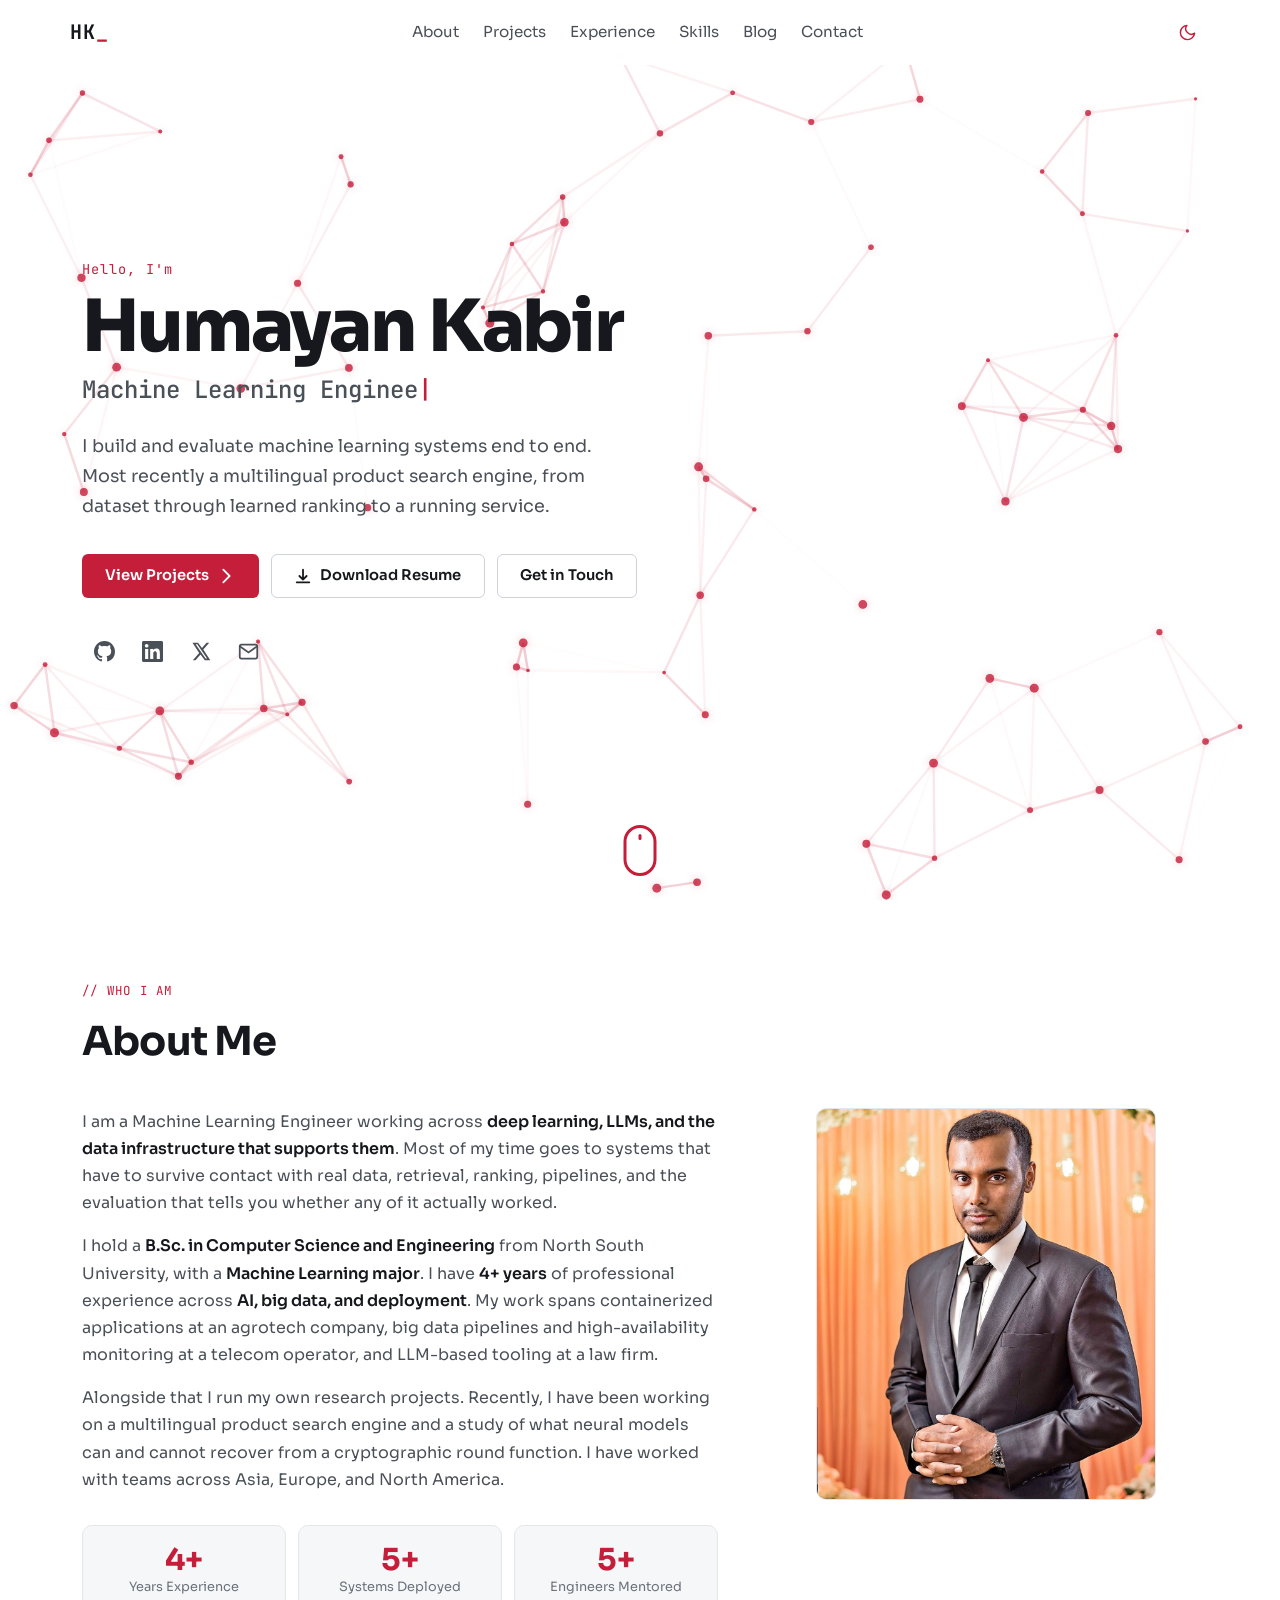
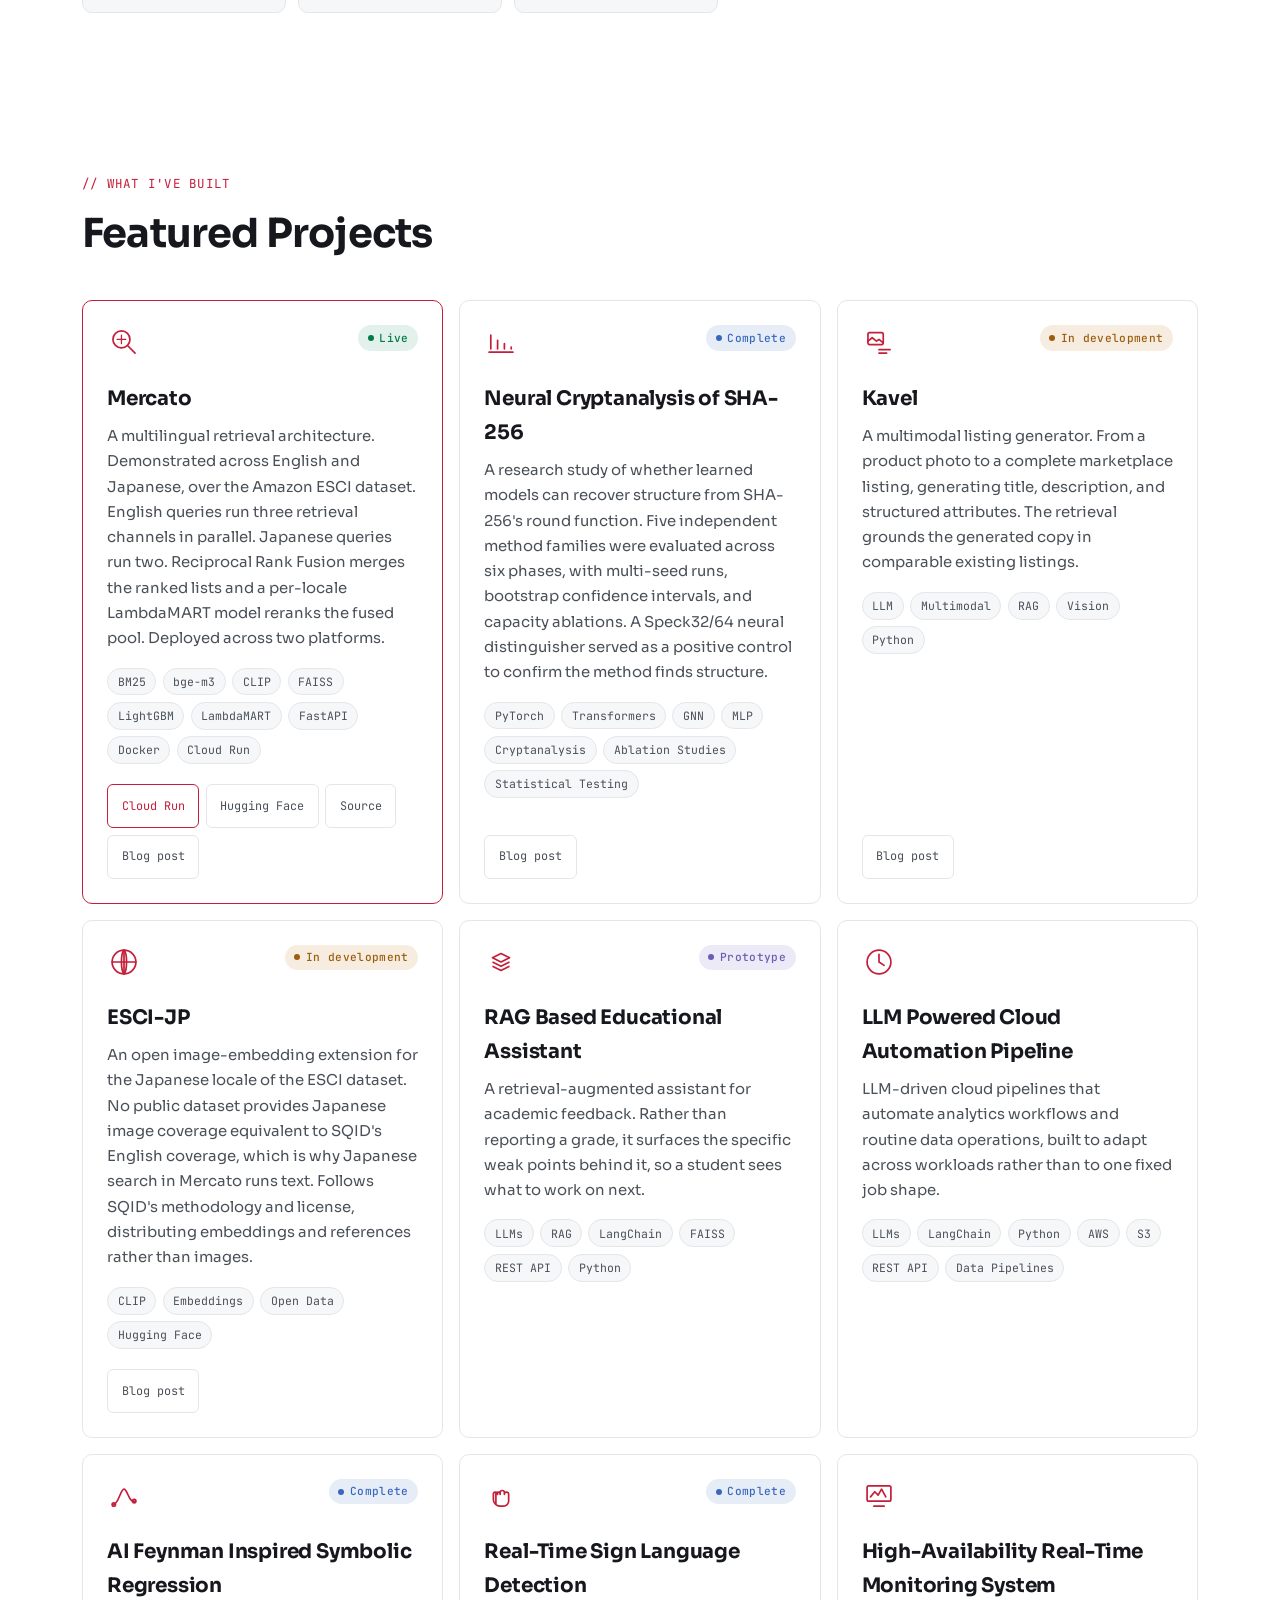
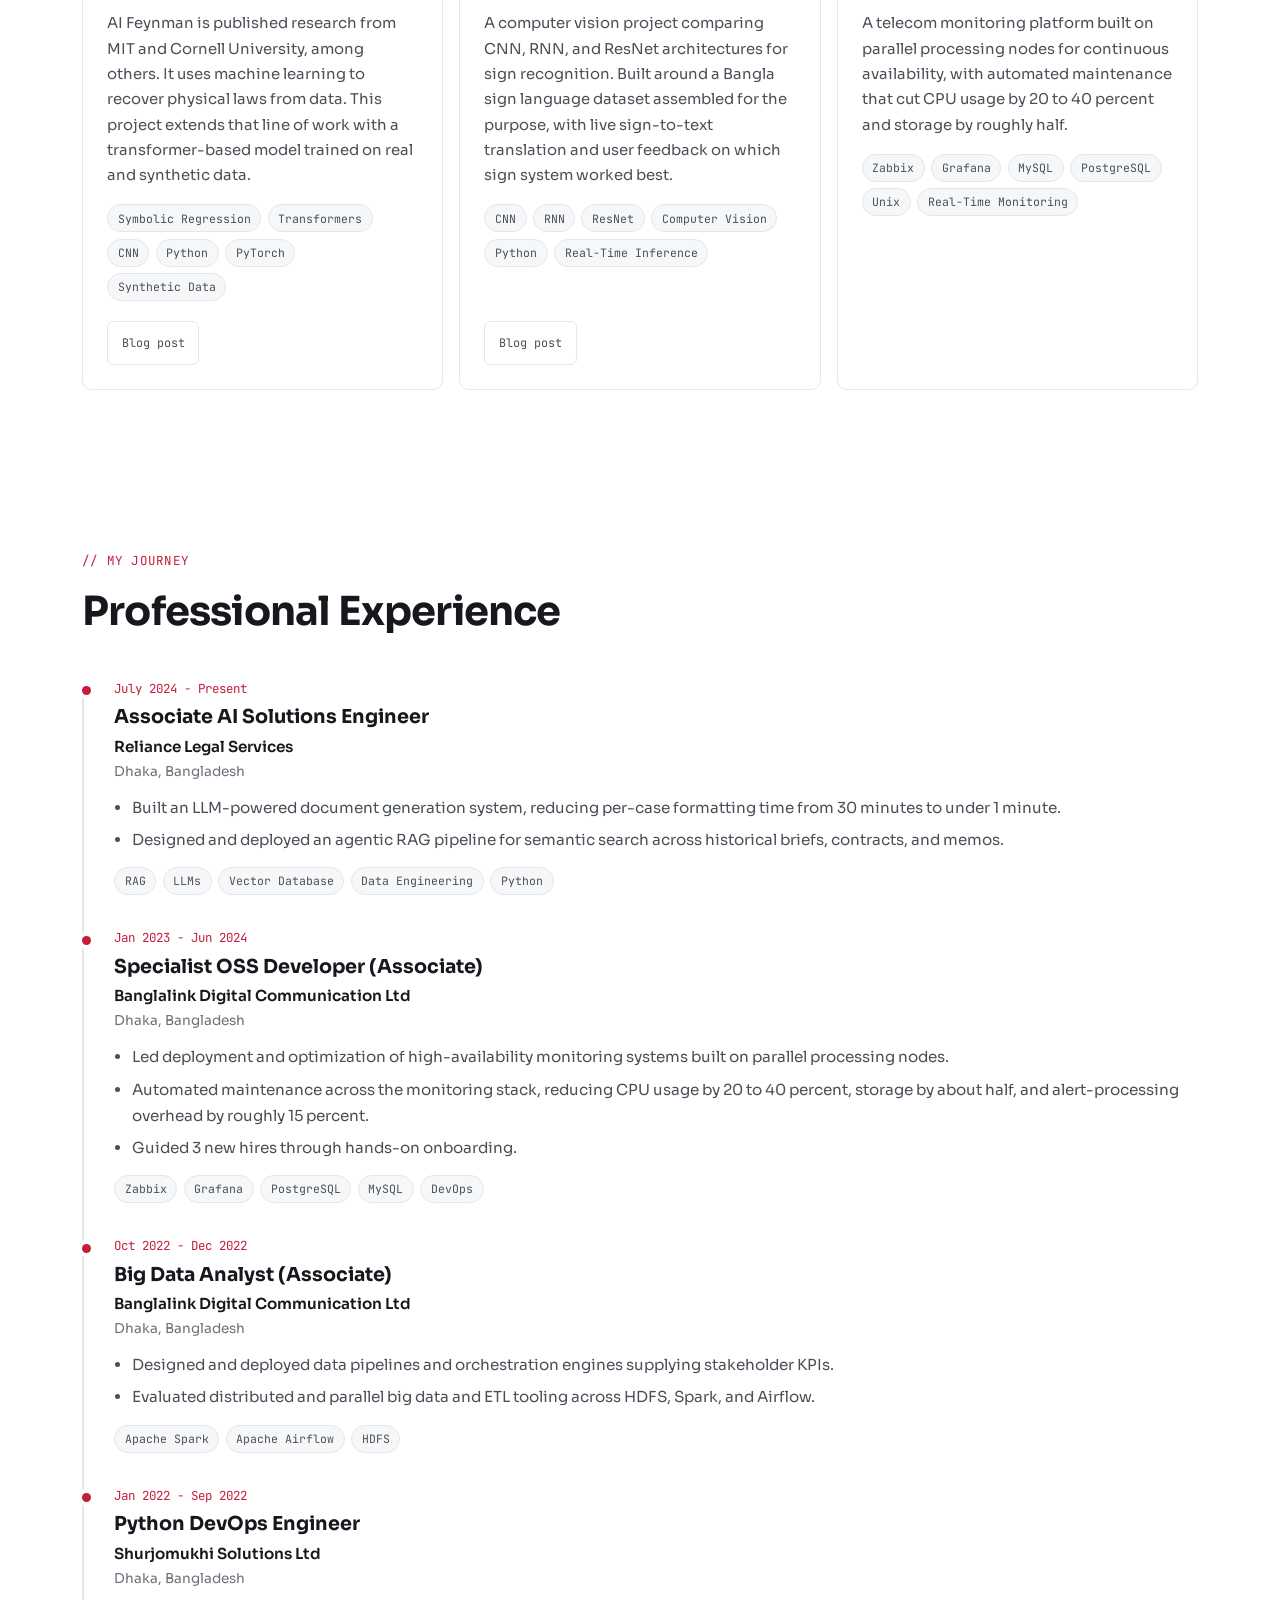
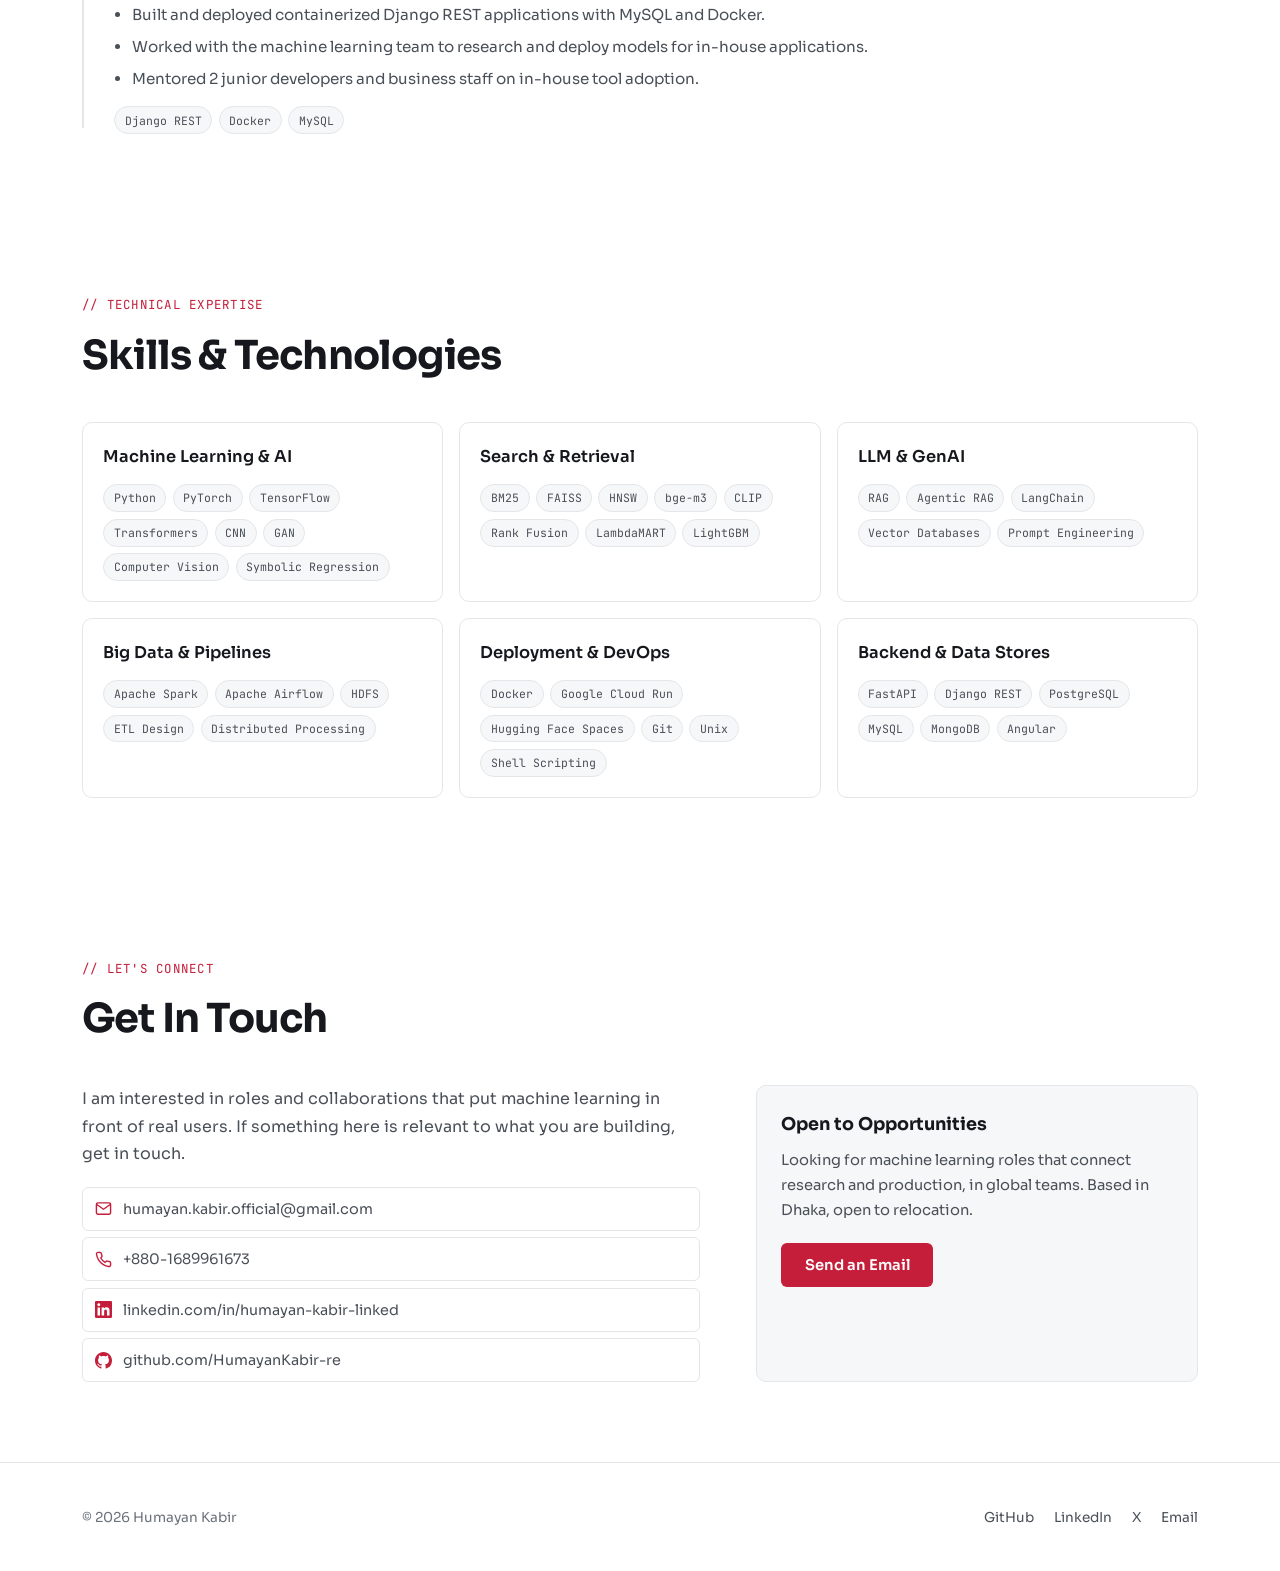
<file: index.html>
<!DOCTYPE html>
<html lang="en">
<head>
<script async src="https://www.googletagmanager.com/gtag/js?id=G-NSLRFGYNE6"></script>
<script>
    window.dataLayer = window.dataLayer || [];
    function gtag(){dataLayer.push(arguments);}
    gtag('js', new Date());
    gtag('config', 'G-NSLRFGYNE6');
</script>

    <meta charset="UTF-8">
    <meta name="viewport" content="width=device-width, initial-scale=1.0">
    <title>Humayan Kabir - Machine Learning Engineer</title>
    <meta name="description" content="Machine Learning Engineer in Dhaka, Bangladesh. Deep learning, LLMs, and data infrastructure, most recently a multilingual product search engine built and evaluated end to end.">
    <meta name="author" content="Humayan Kabir">

    <meta property="og:type" content="website">
    <meta property="og:url" content="https://humayankabir-re.github.io/">
    <meta property="og:title" content="Humayan Kabir - Machine Learning Engineer">
    <meta property="og:description" content="Machine Learning Engineer in Dhaka, Bangladesh. Deep learning, LLMs, and data infrastructure, most recently a multilingual product search engine built and evaluated end to end.">
    <meta property="og:image" content="https://humayankabir-re.github.io/assets/img/profile-photo.jpg">

    <meta property="twitter:card" content="summary_large_image">
    <meta property="twitter:url" content="https://humayankabir-re.github.io/">
    <meta property="twitter:title" content="Humayan Kabir - Machine Learning Engineer">
    <meta property="twitter:description" content="Machine Learning Engineer in Dhaka, Bangladesh. Deep learning, LLMs, and data infrastructure, most recently a multilingual product search engine built and evaluated end to end.">
    <meta property="twitter:image" content="https://humayankabir-re.github.io/assets/img/profile-photo.jpg">

    <link rel="canonical" href="https://humayankabir-re.github.io/">
    <link rel="icon" href="data:image/svg+xml,<svg xmlns='http://www.w3.org/2000/svg' viewBox='0 0 64 64'><rect width='64' height='64' rx='12' fill='%23c41e3a'/><text x='32' y='43' font-family='monospace' font-size='30' font-weight='700' fill='%23fff' text-anchor='middle'>HK</text></svg>">

    <link rel="preconnect" href="https://fonts.googleapis.com">
    <link rel="preconnect" href="https://fonts.gstatic.com" crossorigin>
    <link href="https://fonts.googleapis.com/css2?family=JetBrains+Mono:wght@400;500;700&amp;family=Sora:wght@300;400;600;700;800&amp;display=swap" rel="stylesheet">
    <link rel="stylesheet" href="assets/css/styles.css">

    <script>
        // Applied before first paint so the page never flashes the wrong theme.
        (function () {
            var stored = null;
            try { stored = localStorage.getItem('theme'); } catch (e) {}
            // Explicit choice wins. Otherwise follow the device, so a visitor in dark mode is not hit with a white screen. Light is the fallback.
            if (!stored) {
                stored = window.matchMedia('(prefers-color-scheme: dark)').matches ? 'dark' : 'light';
            }
            document.documentElement.dataset.theme = stored === 'dark' ? 'dark' : 'light';
        })();
    </script>
</head>
<body>
    <!-- icon sprite: generated by tools/inline_sprite.py -->
    <svg xmlns="http://www.w3.org/2000/svg" style="display:none" aria-hidden="true">
    <!-- Icon sprite. Referenced as <use href="#name"/>.
           Paint uses currentColor so icons follow the theme. -->
      <symbol id="arrow-left" viewBox="0 0 24 24" fill="none" stroke="currentColor" stroke-width="2.5" stroke-linecap="round" stroke-linejoin="round">
        <path d="M19 12H5M11 18l-6-6 6-6"/>
      </symbol>
      <symbol id="arrow-up" viewBox="0 0 24 24" fill="none" stroke="currentColor" stroke-width="2">
        <path d="M12 19V5M5 12l7-7 7 7" stroke-linecap="round" stroke-linejoin="round"/>
      </symbol>
      <symbol id="bars" viewBox="0 0 40 40" fill="none" stroke="currentColor" stroke-width="2" stroke-linecap="round" stroke-linejoin="round">
        <path d="M8 28V12M16 28V18M24 28V22M32 28V26"/>
                                      <path d="M6 32h28"/>
      </symbol>
      <symbol id="chevron-right" viewBox="0 0 20 20" fill="none">
        <path d="M7 3L14 10L7 17" stroke="currentColor" stroke-width="2" stroke-linecap="round" stroke-linejoin="round"/>
      </symbol>
      <symbol id="clock" viewBox="0 0 40 40" fill="none" stroke="currentColor" stroke-width="2" stroke-linecap="round">
        <circle cx="20" cy="20" r="14"/>
                                      <path d="M20 11v9l6 4"/>
      </symbol>
      <symbol id="curve" viewBox="0 0 40 40" fill="none" stroke="currentColor" stroke-width="2" stroke-linecap="round" stroke-linejoin="round">
        <path d="M8 30c6-2 8-18 12-18s6 16 12 14"/>
                                      <circle cx="8" cy="30" r="2"/>
                                      <circle cx="32" cy="26" r="2"/>
      </symbol>
      <symbol id="download" viewBox="0 0 20 20" fill="none" stroke="currentColor" stroke-width="2">
        <path d="M10 3v11m0 0l-4-4m4 4l4-4M3 17h14" stroke-linecap="round" stroke-linejoin="round"/>
      </symbol>
      <symbol id="github" viewBox="0 0 24 24" fill="currentColor">
        <path d="M12 0C5.37 0 0 5.37 0 12c0 5.31 3.435 9.795 8.205 11.385.6.105.825-.255.825-.57 0-.285-.015-1.23-.015-2.235-3.015.555-3.795-.735-4.035-1.41-.135-.345-.72-1.41-1.23-1.695-.42-.225-1.02-.78-.015-.795.945-.015 1.62.87 1.845 1.23 1.08 1.815 2.805 1.305 3.495.99.105-.78.42-1.305.765-1.605-2.67-.3-5.46-1.335-5.46-5.925 0-1.305.465-2.385 1.23-3.225-.12-.3-.54-1.53.12-3.18 0 0 1.005-.315 3.3 1.23.96-.27 1.98-.405 3-.405s2.04.135 3 .405c2.295-1.56 3.3-1.23 3.3-1.23.66 1.65.24 2.88.12 3.18.765.84 1.23 1.905 1.23 3.225 0 4.605-2.805 5.625-5.475 5.925.435.375.81 1.095.81 2.22 0 1.605-.015 2.895-.015 3.3 0 .315.225.69.825.57A12.02 12.02 0 0024 12c0-6.63-5.37-12-12-12z"/>
      </symbol>
      <symbol id="globe" viewBox="0 0 40 40" fill="none" stroke="currentColor" stroke-width="2" stroke-linecap="round" stroke-linejoin="round">
        <path d="M20 6v28M6 20h28"/>
                                      <circle cx="20" cy="20" r="14"/>
                                      <path d="M20 6c4 4 4 24 0 28M20 6c-4 4-4 24 0 28"/>
      </symbol>
      <symbol id="hand" viewBox="0 0 40 40" fill="none" stroke="currentColor" stroke-width="2" stroke-linecap="round" stroke-linejoin="round">
        <path d="M14 30V18a2.5 2.5 0 015 0v-2a2.5 2.5 0 015 0v2a2.5 2.5 0 015 0v8a6 6 0 01-6 6h-4a8 8 0 01-8-8v-6a2.5 2.5 0 015 0"/>
      </symbol>
      <symbol id="image-text" viewBox="0 0 40 40" fill="none" stroke="currentColor" stroke-width="2" stroke-linecap="round" stroke-linejoin="round">
        <rect x="7" y="9" width="18" height="14" rx="2"/>
                                      <path d="M7 19l5-4 5 4 3-2 5 4"/>
                                      <path d="M20 29h13M20 33h9"/>
      </symbol>
      <symbol id="layers" viewBox="0 0 40 40" fill="none" stroke="currentColor" stroke-width="2" stroke-linejoin="round">
        <path d="M10 15 L20 10 L30 15 L20 20 Z"/>
                                      <path d="M10 20 L20 25 L30 20"/>
                                      <path d="M10 25 L20 30 L30 25"/>
      </symbol>
      <symbol id="linkedin" viewBox="0 0 24 24" fill="currentColor">
        <path d="M20.447 20.452h-3.554v-5.569c0-1.328-.027-3.037-1.852-3.037-1.853 0-2.136 1.445-2.136 2.939v5.667H9.351V9h3.414v1.561h.046c.477-.9 1.637-1.85 3.37-1.85 3.601 0 4.267 2.37 4.267 5.455v6.286zM5.337 7.433c-1.144 0-2.063-.926-2.063-2.065 0-1.138.92-2.063 2.063-2.063 1.14 0 2.064.925 2.064 2.063 0 1.139-.925 2.065-2.064 2.065zm1.782 13.019H3.555V9h3.564v11.452zM22.225 0H1.771C.792 0 0 .774 0 1.729v20.542C0 23.227.792 24 1.771 24h20.451C23.2 24 24 23.227 24 22.271V1.729C24 .774 23.2 0 22.222 0h.003z"/>
      </symbol>
      <symbol id="mail" viewBox="0 0 24 24" fill="none" stroke="currentColor" stroke-width="2">
        <path d="M4 4h16c1.1 0 2 .9 2 2v12c0 1.1-.9 2-2 2H4c-1.1 0-2-.9-2-2V6c0-1.1.9-2 2-2z"/>
                                      <polyline points="22,6 12,13 2,6"/>
      </symbol>
      <symbol id="monitor" viewBox="0 0 40 40" fill="none" stroke="currentColor" stroke-width="2" stroke-linecap="round" stroke-linejoin="round">
        <rect x="6" y="8" width="28" height="18" rx="2"/>
                                      <path d="M10 21l5-6 4 4 4-7 5 9M14 32h12"/>
      </symbol>
      <symbol id="moon" viewBox="0 0 24 24" fill="none" stroke="currentColor" stroke-width="1.8" stroke-linecap="round" stroke-linejoin="round">
        <path d="M21 12.8A9 9 0 1 1 11.2 3a7 7 0 0 0 9.8 9.8z"/>
      </symbol>
      <symbol id="phone" viewBox="0 0 24 24" fill="none" stroke="currentColor" stroke-width="2">
        <path d="M22 16.9v3a2 2 0 01-2.2 2 19.8 19.8 0 01-8.6-3.1 19.5 19.5 0 01-6-6A19.8 19.8 0 012.1 4.2 2 2 0 014.1 2h3a2 2 0 012 1.7c.1 1 .4 1.9.7 2.8a2 2 0 01-.5 2.1L8.1 9.9a16 16 0 006 6l1.3-1.2a2 2 0 012.1-.5c.9.3 1.8.6 2.8.7a2 2 0 011.7 2z"/>
      </symbol>
      <symbol id="search" viewBox="0 0 40 40" fill="none" stroke="currentColor" stroke-width="2" stroke-linecap="round">
        <circle cx="17" cy="17" r="10"/>
                                      <path d="M25 25l8 8"/>
                                      <path d="M12 17h10M17 12v10" stroke-width="1.5"/>
      </symbol>
      <symbol id="sun" viewBox="0 0 24 24" fill="none" stroke="currentColor" stroke-width="1.8" stroke-linecap="round" stroke-linejoin="round">
        <circle cx="12" cy="12" r="4.2"/>
                              <path d="M12 2v2.4M12 19.6V22M4.2 4.2l1.7 1.7M18.1 18.1l1.7 1.7M2 12h2.4M19.6 12H22M4.2 19.8l1.7-1.7M18.1 5.9l1.7-1.7"/>
      </symbol>
      <symbol id="x" viewBox="0 0 24 24" fill="currentColor">
        <path d="M18.9 2H22l-6.8 7.8L23.2 22h-6.3l-4.9-6.5L6.3 22H3.2l7.3-8.3L2.8 2h6.4l4.5 5.9L18.9 2Zm-1.1 18.1h1.7L8.3 3.8H6.4l11.4 16.3Z"/>
      </symbol>
    </svg>
    <!-- end icon sprite -->
    <div class="loading-screen" id="loadingScreen">
        <div class="loading-content">
            <div class="loading-logo"><span class="loading-text">HK</span></div>
            <div class="loading-bar"><div class="loading-progress" id="loadingProgress"></div></div>
            <p class="loading-status" id="loadingStatus">Loading assets</p>
        </div>
    </div>

    <a href="#main-content" class="skip-to-content">Skip to main content</a>

    <nav class="nav" id="navbar" aria-label="Primary">
        <div class="nav-container">
            <a href="#hero" class="nav-logo">HK<span class="cursor-blink">_</span></a>
            <div class="nav-menu" id="navMenu">
                <a href="#about" class="nav-link">About</a>
                <a href="#projects" class="nav-link">Projects</a>
                <a href="#experience" class="nav-link">Experience</a>
                <a href="#skills" class="nav-link">Skills</a>
                <a href="blog/index.html" class="nav-link">Blog</a>
                <a href="#contact" class="nav-link">Contact</a>
            </div>
            <div class="nav-actions">
                <button class="theme-toggle" type="button" aria-label="Switch to dark theme">
                    <svg class="icon-moon" width="19" height="19" aria-hidden="true"><use href="#moon"/></svg>
                    <svg class="icon-sun" width="19" height="19" aria-hidden="true"><use href="#sun"/></svg>
                </button>
                <button class="nav-toggle" id="navToggle" type="button" aria-label="Toggle navigation" aria-expanded="false" aria-controls="navMenu">
                    <span></span><span></span><span></span>
                </button>
            </div>
        </div>
    </nav>

    <section class="hero" id="hero">
        <div class="hero-background">
            <canvas id="neural-network" aria-hidden="true"></canvas>
        </div>
        <main id="main-content">
            <div class="container">
                <div class="hero-text">
                    <p class="hero-greeting">Hello, I'm</p>
                    <h1 class="hero-name">Humayan Kabir</h1>
                    <div class="hero-title-wrapper">
                        <h2 class="hero-title"><span class="typing-text" id="typingText"></span><span class="cursor">|</span></h2>
                    </div>
                    <p class="hero-description">
                        I build and evaluate machine learning systems end to end. Most recently a multilingual
                        product search engine, from dataset through learned ranking to a running service.
                    </p>
                    <div class="hero-cta">
                        <a href="#projects" class="btn btn-primary">
                            <span>View Projects</span>
                            <svg width="18" height="18" aria-hidden="true"><use href="#chevron-right"/></svg>
                        </a>
                        <a href="assets/Humayan_Kabir_Resume.pdf" class="btn btn-secondary" download>
                            <svg width="18" height="18" aria-hidden="true"><use href="#download"/></svg>
                            <span>Download Resume</span>
                        </a>
                        <a href="#contact" class="btn btn-secondary">Get in Touch</a>
                    </div>
                    <div class="hero-social">
                        <a href="https://github.com/HumayanKabir-re" target="_blank" rel="noopener" class="social-link" aria-label="GitHub">
                            <svg width="21" height="21" aria-hidden="true"><use href="#github"/></svg>
                        </a>
                        <a href="https://linkedin.com/in/humayan-kabir-linked" target="_blank" rel="noopener" class="social-link" aria-label="LinkedIn">
                            <svg width="21" height="21" aria-hidden="true"><use href="#linkedin"/></svg>
                        </a>
                        <a href="https://x.com/hk_on_x" target="_blank" rel="noopener" class="social-link" aria-label="X">
                            <svg width="21" height="21" aria-hidden="true"><use href="#x"/></svg>
                        </a>
                        <a href="mailto:humayan.kabir.official@gmail.com" class="social-link" aria-label="Email">
                            <svg width="21" height="21" aria-hidden="true"><use href="#mail"/></svg>
                        </a>
                    </div>
                </div>
            </div>
        </main>
        <div class="scroll-indicator" aria-hidden="true">
            <div class="mouse"><div class="wheel"></div></div>
        </div>
    </section>

    <section class="about" id="about">
        <div class="container">
            <div class="section-header" data-animate>
                <span class="section-tag">// WHO I AM</span>
                <h2 class="section-title">About Me</h2>
            </div>
            <div class="about-grid">
                <div class="about-text" data-animate>
                    <p>
                        I am a Machine Learning Engineer working across <strong>deep learning, LLMs, and the data
                        infrastructure that supports them</strong>. 
                        Most of my time goes to systems that have to survive contact with real data, retrieval, 
                        ranking, pipelines, and the evaluation that tells you whether any of it actually worked.
                    </p>
                    <p>
                        I hold a <strong>B.Sc. in Computer Science and Engineering</strong> from North South
                        University, with a <strong>Machine Learning major</strong>. 
                        I have <strong>4+ years</strong> of professional experience across <strong>AI, big data, and deployment</strong>. 
                        My work spans containerized applications at an agrotech company, big data pipelines and 
                        high-availability monitoring at a telecom operator, and LLM-based tooling at a law firm.
                    </p>
                    <p>
                        Alongside that I run my own research projects. Recently, I have been working on a multilingual product search
                        engine and a study of what neural models can and cannot recover from a cryptographic round function. 
                        I have worked with teams across Asia, Europe, and North America.
                    </p>
                    <div class="about-highlights">
                        <div class="highlight-item">
                            <div class="highlight-number">4+</div>
                            <div class="highlight-label">Years Experience</div>
                        </div>
                        <div class="highlight-item">
                            <div class="highlight-number">5+</div>
                            <div class="highlight-label">Systems Deployed</div>
                        </div>
                        <div class="highlight-item">
                            <div class="highlight-number">5+</div>
                            <div class="highlight-label">Engineers Mentored</div>
                        </div>
                    </div>
                </div>
                <div class="about-image" data-animate>
                    <div class="image-frame">
                        <img src="assets/img/profile-photo.jpg" alt="Humayan Kabir" class="profile-photo" width="720" height="900">
                    </div>
                </div>
            </div>
        </div>
    </section>

    <section class="projects" id="projects">
        <div class="container">
            <div class="section-header" data-animate>
                <span class="section-tag">// WHAT I'VE BUILT</span>
                <h2 class="section-title">Featured Projects</h2>
            </div>
            <div class="projects-grid">

                <article class="project-card featured" data-animate>
                    <div class="project-header">
                        <div class="project-icon">
                            <svg width="34" height="34" aria-hidden="true"><use href="#search"/></svg>
                        </div>
                        <span class="status status-live">Live</span>
                    </div>
                    <h3 class="project-title">Mercato</h3>
                    <p class="project-description">
                        A multilingual retrieval architecture. Demonstrated across English and Japanese, over the Amazon ESCI dataset. 
                        English queries run three retrieval channels in parallel. Japanese queries run two. 
                        Reciprocal Rank Fusion merges the ranked lists and a per-locale LambdaMART model reranks the fused pool. 
                        Deployed across two platforms.
                    </p>
                    <div class="project-tags">
                        <span class="tag">BM25</span>
                        <span class="tag">bge-m3</span>
                        <span class="tag">CLIP</span>
                        <span class="tag">FAISS</span>
                        <span class="tag">LightGBM</span>
                        <span class="tag">LambdaMART</span>
                        <span class="tag">FastAPI</span>
                        <span class="tag">Docker</span>
                        <span class="tag">Cloud Run</span>
                    </div>
                    <div class="project-links">
                        <a href="https://mercato-903037425525.asia-northeast1.run.app" target="_blank" rel="noopener" class="project-link primary">Cloud Run</a>
                        <a href="https://huggingface.co/spaces/humayan-kabir/mercato" target="_blank" rel="noopener" class="project-link">Hugging Face</a>
                        <a href="https://github.com/HumayanKabir-re/mercato" target="_blank" rel="noopener" class="project-link">Source</a>
                        <a href="blog/mercato.html" class="project-link">Blog post</a>
                    </div>
                </article>

                <article class="project-card" data-animate>
                    <div class="project-header">
                        <div class="project-icon">
                            <svg width="34" height="34" aria-hidden="true"><use href="#bars"/></svg>
                        </div>
                        <span class="status status-complete">Complete</span>
                    </div>
                    <h3 class="project-title">Neural Cryptanalysis of SHA-256</h3>
                    <p class="project-description">
                        A research study of whether learned models can recover structure from SHA-256's round function. 
                        Five independent method families were evaluated across six phases, 
                        with multi-seed runs, bootstrap confidence intervals, and capacity ablations. 
                        A Speck32/64 neural distinguisher served as a positive control to confirm the method finds structure.
                    </p>
                    <div class="project-tags">
                        <span class="tag">PyTorch</span>
                        <span class="tag">Transformers</span>
                        <span class="tag">GNN</span>
                        <span class="tag">MLP</span>
                        <span class="tag">Cryptanalysis</span>
                        <span class="tag">Ablation Studies</span>
                        <span class="tag">Statistical Testing</span>
                    </div>
                    <div class="project-links">
                        <a href="blog/round-wall.html" class="project-link">Blog post</a>
                    </div>
                </article>

                <article class="project-card" data-animate>
                    <div class="project-header">
                        <div class="project-icon">
                            <svg width="34" height="34" aria-hidden="true"><use href="#image-text"/></svg>
                        </div>
                        <span class="status status-progress">In development</span>
                    </div>
                    <h3 class="project-title">Kavel</h3>
                    <p class="project-description">
                        A multimodal listing generator. 
                        From a product photo to a complete marketplace listing, generating title, description, and structured attributes. 
                        The retrieval grounds the generated copy in comparable existing listings.
                    </p>
                    <div class="project-tags">
                        <span class="tag">LLM</span>
                        <span class="tag">Multimodal</span>
                        <span class="tag">RAG</span>
                        <span class="tag">Vision</span>
                        <span class="tag">Python</span>
                    </div>
                    <div class="project-links">
                        <a href="blog/kavel.html" class="project-link">Blog post</a>
                    </div>
                </article>

                <article class="project-card" data-animate>
                    <div class="project-header">
                        <div class="project-icon">
                            <svg width="34" height="34" aria-hidden="true"><use href="#globe"/></svg>
                        </div>
                        <span class="status status-progress">In development</span>
                    </div>
                    <h3 class="project-title">ESCI-JP</h3>
                    <p class="project-description">
                        An open image-embedding extension for the Japanese locale of the ESCI dataset. 
                        No public dataset provides Japanese image coverage equivalent to SQID's English coverage, which is why Japanese search in Mercato runs text.
                        Follows SQID's methodology and license, distributing embeddings and references rather than images.
                    </p>
                    <div class="project-tags">
                        <span class="tag">CLIP</span>
                        <span class="tag">Embeddings</span>
                        <span class="tag">Open Data</span>
                        <span class="tag">Hugging Face</span>
                    </div>
                    <div class="project-links">
                        <a href="blog/esci-jp.html" class="project-link">Blog post</a>
                    </div>
                </article>

                <article class="project-card" data-animate>
                    <div class="project-header">
                        <div class="project-icon">
                            <svg width="34" height="34" aria-hidden="true"><use href="#layers"/></svg>
                        </div>
                        <span class="status status-prototype">Prototype</span>
                    </div>
                    <h3 class="project-title">RAG Based Educational Assistant</h3>
                    <p class="project-description">
                        A retrieval-augmented assistant for academic feedback. 
                        Rather than reporting a grade, it surfaces the specific weak points behind it, so a student sees what to work on next.
                    </p>
                    <div class="project-tags">
                        <span class="tag">LLMs</span>
                        <span class="tag">RAG</span>
                        <span class="tag">LangChain</span>
                        <span class="tag">FAISS</span>
                        <span class="tag">REST API</span>
                        <span class="tag">Python</span>
                    </div>
                </article>

                <article class="project-card" data-animate>
                    <div class="project-header">
                        <div class="project-icon">
                            <svg width="34" height="34" aria-hidden="true"><use href="#clock"/></svg>
                        </div>
                    </div>
                    <h3 class="project-title">LLM Powered Cloud Automation Pipeline</h3>
                    <p class="project-description">
                        LLM-driven cloud pipelines that automate analytics workflows and routine data operations, 
                        built to adapt across workloads rather than to one fixed job shape.
                    </p>
                    <div class="project-tags">
                        <span class="tag">LLMs</span>
                        <span class="tag">LangChain</span>
                        <span class="tag">Python</span>
                        <span class="tag">AWS</span>
                        <span class="tag">S3</span>
                        <span class="tag">REST API</span>
                        <span class="tag">Data Pipelines</span>
                    </div>
                </article>

                <article class="project-card" data-animate>
                    <div class="project-header">
                        <div class="project-icon">
                            <svg width="34" height="34" aria-hidden="true"><use href="#curve"/></svg>
                        </div>
                        <span class="status status-complete">Complete</span>
                    </div>
                    <h3 class="project-title">AI Feynman Inspired Symbolic Regression</h3>
                    <p class="project-description">
                        AI Feynman is published research from MIT and Cornell University, among others. 
                        It uses machine learning to recover physical laws from data. 
                        This project extends that line of work with a transformer-based model trained on real and synthetic data.
                    </p>
                    <div class="project-tags">
                        <span class="tag">Symbolic Regression</span>
                        <span class="tag">Transformers</span>
                        <span class="tag">CNN</span>
                        <span class="tag">Python</span>
                        <span class="tag">PyTorch</span>
                        <span class="tag">Synthetic Data</span>
                    </div>
                    <div class="project-links">
                        <a href="blog/symbolic-regression.html" class="project-link">Blog post</a>
                    </div>
                </article>

                <article class="project-card" data-animate>
                    <div class="project-header">
                        <div class="project-icon">
                            <svg width="34" height="34" aria-hidden="true"><use href="#hand"/></svg>
                        </div>
                        <span class="status status-complete">Complete</span>
                    </div>
                    <h3 class="project-title">Real-Time Sign Language Detection</h3>
                    <p class="project-description">
                        A computer vision project comparing CNN, RNN, and ResNet architectures for sign recognition. 
                        Built around a Bangla sign language dataset assembled for the purpose, with
                        live sign-to-text translation and user feedback on which sign system worked best.
                    </p>
                    <div class="project-tags">
                        <span class="tag">CNN</span>
                        <span class="tag">RNN</span>
                        <span class="tag">ResNet</span>
                        <span class="tag">Computer Vision</span>
                        <span class="tag">Python</span>
                        <span class="tag">Real-Time Inference</span>
                    </div>
                    <div class="project-links">
                        <a href="blog/sign-language.html" class="project-link">Blog post</a>
                    </div>
                </article>

                <article class="project-card" data-animate>
                    <div class="project-header">
                        <div class="project-icon">
                            <svg width="34" height="34" aria-hidden="true"><use href="#monitor"/></svg>
                        </div>
                    </div>
                    <h3 class="project-title">High-Availability Real-Time Monitoring System</h3>
                    <p class="project-description">
                        A telecom monitoring platform built on parallel processing nodes for continuous
                        availability, with automated maintenance that cut CPU usage by 20 to 40 percent and
                        storage by roughly half.
                    </p>
                    <div class="project-tags">
                        <span class="tag">Zabbix</span>
                        <span class="tag">Grafana</span>
                        <span class="tag">MySQL</span>
                        <span class="tag">PostgreSQL</span>
                        <span class="tag">Unix</span>
                        <span class="tag">Real-Time Monitoring</span>
                    </div>
                </article>

            </div>
        </div>
    </section>

    <section class="experience" id="experience">
        <div class="container">
            <div class="section-header" data-animate>
                <span class="section-tag">// MY JOURNEY</span>
                <h2 class="section-title">Professional Experience</h2>
            </div>
            <div class="timeline">

                <div class="timeline-item" data-animate>
                    <div class="timeline-date">July 2024 - Present</div>
                    <h3 class="timeline-role">Associate AI Solutions Engineer</h3>
                    <p class="timeline-company">Reliance Legal Services</p>
                    <p class="timeline-location">Dhaka, Bangladesh</p>
                    <ul class="timeline-list">
                        <li>Built an LLM-powered document generation system, reducing per-case formatting time from 30 minutes to under 1 minute.</li>
                        <li>Designed and deployed an agentic RAG pipeline for semantic search across historical briefs, contracts, and memos.</li>
                    </ul>
                    <div class="tag-row">
                        <span class="tag">RAG</span>
                        <span class="tag">LLMs</span>
                        <span class="tag">Vector Database</span>
                        <span class="tag">Data Engineering</span>
                        <span class="tag">Python</span>
                    </div>
                </div>

                <div class="timeline-item" data-animate>
                    <div class="timeline-date">Jan 2023 - Jun 2024</div>
                    <h3 class="timeline-role">Specialist OSS Developer (Associate)</h3>
                    <p class="timeline-company">Banglalink Digital Communication Ltd</p>
                    <p class="timeline-location">Dhaka, Bangladesh</p>
                    <ul class="timeline-list">
                        <li>Led deployment and optimization of high-availability monitoring systems built on parallel processing nodes.</li>
                        <li>Automated maintenance across the monitoring stack, reducing CPU usage by 20 to 40 percent, storage by about half, and alert-processing overhead by roughly 15 percent.</li>
                        <li>Guided 3 new hires through hands-on onboarding.</li>
                    </ul>
                    <div class="tag-row">
                        <span class="tag">Zabbix</span>
                        <span class="tag">Grafana</span>
                        <span class="tag">PostgreSQL</span>
                        <span class="tag">MySQL</span>
                        <span class="tag">DevOps</span>
                    </div>
                </div>

                <div class="timeline-item" data-animate>
                    <div class="timeline-date">Oct 2022 - Dec 2022</div>
                    <h3 class="timeline-role">Big Data Analyst (Associate)</h3>
                    <p class="timeline-company">Banglalink Digital Communication Ltd</p>
                    <p class="timeline-location">Dhaka, Bangladesh</p>
                    <ul class="timeline-list">
                        <li>Designed and deployed data pipelines and orchestration engines supplying stakeholder KPIs.</li>
                        <li>Evaluated distributed and parallel big data and ETL tooling across HDFS, Spark, and Airflow.</li>
                    </ul>
                    <div class="tag-row">
                        <span class="tag">Apache Spark</span>
                        <span class="tag">Apache Airflow</span>
                        <span class="tag">HDFS</span>
                    </div>
                </div>

                <div class="timeline-item" data-animate>
                    <div class="timeline-date">Jan 2022 - Sep 2022</div>
                    <h3 class="timeline-role">Python DevOps Engineer</h3>
                    <p class="timeline-company">Shurjomukhi Solutions Ltd</p>
                    <p class="timeline-location">Dhaka, Bangladesh</p>
                    <ul class="timeline-list">
                        <li>Built and deployed containerized Django REST applications with MySQL and Docker.</li>
                        <li>Worked with the machine learning team to research and deploy models for in-house applications.</li>
                        <li>Mentored 2 junior developers and business staff on in-house tool adoption.</li>
                    </ul>
                    <div class="tag-row">
                        <span class="tag">Django REST</span>
                        <span class="tag">Docker</span>
                        <span class="tag">MySQL</span>
                    </div>
                </div>

            </div>
        </div>
    </section>

    <section class="skills" id="skills">
        <div class="container">
            <div class="section-header" data-animate>
                <span class="section-tag">// TECHNICAL EXPERTISE</span>
                <h2 class="section-title">Skills &amp; Technologies</h2>
            </div>
            <div class="skills-grid">

                <div class="skill-group" data-animate>
                    <h3>Machine Learning &amp; AI</h3>
                    <div class="tag-row">
                        <span class="tag">Python</span>
                        <span class="tag">PyTorch</span>
                        <span class="tag">TensorFlow</span>
                        <span class="tag">Transformers</span>
                        <span class="tag">CNN</span>
                        <span class="tag">GAN</span>
                        <span class="tag">Computer Vision</span>
                        <span class="tag">Symbolic Regression</span>
                    </div>
                </div>

                <div class="skill-group" data-animate>
                    <h3>Search &amp; Retrieval</h3>
                    <div class="tag-row">
                        <span class="tag">BM25</span>
                        <span class="tag">FAISS</span>
                        <span class="tag">HNSW</span>
                        <span class="tag">bge-m3</span>
                        <span class="tag">CLIP</span>
                        <span class="tag">Rank Fusion</span>
                        <span class="tag">LambdaMART</span>
                        <span class="tag">LightGBM</span>
                    </div>
                </div>

                <div class="skill-group" data-animate>
                    <h3>LLM &amp; GenAI</h3>
                    <div class="tag-row">
                        <span class="tag">RAG</span>
                        <span class="tag">Agentic RAG</span>
                        <span class="tag">LangChain</span>
                        <span class="tag">Vector Databases</span>
                        <span class="tag">Prompt Engineering</span>
                    </div>
                </div>

                <div class="skill-group" data-animate>
                    <h3>Big Data &amp; Pipelines</h3>
                    <div class="tag-row">
                        <span class="tag">Apache Spark</span>
                        <span class="tag">Apache Airflow</span>
                        <span class="tag">HDFS</span>
                        <span class="tag">ETL Design</span>
                        <span class="tag">Distributed Processing</span>
                    </div>
                </div>

                <div class="skill-group" data-animate>
                    <h3>Deployment &amp; DevOps</h3>
                    <div class="tag-row">
                        <span class="tag">Docker</span>
                        <span class="tag">Google Cloud Run</span>
                        <span class="tag">Hugging Face Spaces</span>
                        <span class="tag">Git</span>
                        <span class="tag">Unix</span>
                        <span class="tag">Shell Scripting</span>
                    </div>
                </div>

                <div class="skill-group" data-animate>
                    <h3>Backend &amp; Data Stores</h3>
                    <div class="tag-row">
                        <span class="tag">FastAPI</span>
                        <span class="tag">Django REST</span>
                        <span class="tag">PostgreSQL</span>
                        <span class="tag">MySQL</span>
                        <span class="tag">MongoDB</span>
                        <span class="tag">Angular</span>
                    </div>
                </div>

            </div>
        </div>
    </section>

    <section class="contact" id="contact">
        <div class="container">
            <div class="section-header" data-animate>
                <span class="section-tag">// LET'S CONNECT</span>
                <h2 class="section-title">Get In Touch</h2>
            </div>
            <div class="contact-grid">
                <div data-animate>
                    <p class="contact-intro">
                        I am interested in roles and collaborations that put machine learning in front of real
                        users. If something here is relevant to what you are building, get in touch.
                    </p>
                    <div class="contact-list">
                        <a href="mailto:humayan.kabir.official@gmail.com" class="contact-item" data-copy="humayan.kabir.official@gmail.com">
                            <svg width="17" height="17" aria-hidden="true"><use href="#mail"/></svg>
                            <span class="copy-label">humayan.kabir.official@gmail.com</span>
                        </a>
                        <a href="tel:+8801689961673" class="contact-item" data-copy="+8801689961673">
                            <svg width="17" height="17" aria-hidden="true"><use href="#phone"/></svg>
                            <span class="copy-label">+880-1689961673</span>
                        </a>
                        <a href="https://linkedin.com/in/humayan-kabir-linked" target="_blank" rel="noopener" class="contact-item">
                            <svg width="17" height="17" aria-hidden="true"><use href="#linkedin"/></svg>
                            <span>linkedin.com/in/humayan-kabir-linked</span>
                        </a>
                        <a href="https://github.com/HumayanKabir-re" target="_blank" rel="noopener" class="contact-item">
                            <svg width="17" height="17" aria-hidden="true"><use href="#github"/></svg>
                            <span>github.com/HumayanKabir-re</span>
                        </a>
                    </div>
                </div>
                <div class="contact-card" data-animate>
                    <h3>Open to Opportunities</h3>
                    <p>
                        Looking for machine learning roles that connect research and production, in global teams.
                        Based in Dhaka, open to relocation.
                    </p>
                    <a href="mailto:humayan.kabir.official@gmail.com" class="btn btn-primary">Send an Email</a>
                </div>
            </div>
        </div>
    </section>

    <footer class="footer">
        <div class="container">
            <div class="footer-content">
                <p class="footer-text">&copy; <span data-year>2026</span> Humayan Kabir</p>
                <div class="footer-links">
                    <a href="https://github.com/HumayanKabir-re" target="_blank" rel="noopener">GitHub</a>
                    <a href="https://linkedin.com/in/humayan-kabir-linked" target="_blank" rel="noopener">LinkedIn</a>
                    <a href="https://x.com/hk_on_x" target="_blank" rel="noopener">X</a>
                    <a href="mailto:humayan.kabir.official@gmail.com">Email</a>
                </div>
            </div>
        </div>
    </footer>

    <button id="backToTop" class="back-to-top" type="button" aria-label="Back to top">
        <svg width="20" height="20" aria-hidden="true"><use href="#arrow-up"/></svg>
    </button>

    <script src="assets/js/main.js"></script>
    <script src="assets/js/canvas.js"></script>

    <script type="application/ld+json">
    {
        "@context": "https://schema.org",
        "@type": "Person",
        "name": "Humayan Kabir",
        "jobTitle": "Machine Learning Engineer",
        "description": "Machine Learning Engineer working across deep learning, LLMs, and data infrastructure.",
        "url": "https://humayankabir-re.github.io/",
        "image": "https://humayankabir-re.github.io/assets/img/profile-photo.jpg",
        "email": "humayan.kabir.official@gmail.com",
        "telephone": "+880-1689961673",
        "address": {
            "@type": "PostalAddress",
            "addressLocality": "Dhaka",
            "addressCountry": "Bangladesh"
        },
        "alumniOf": {
            "@type": "EducationalOrganization",
            "name": "North South University"
        },
        "knowsAbout": ["Machine Learning", "Information Retrieval", "Learning to Rank", "Deep Learning", "LLM", "PyTorch", "Python", "Data Pipelines"],
        "sameAs": [
            "https://linkedin.com/in/humayan-kabir-linked",
            "https://github.com/HumayanKabir-re",
            "https://x.com/hk_on_x"
        ]
    }
    </script>
</body>
</html>
</file>
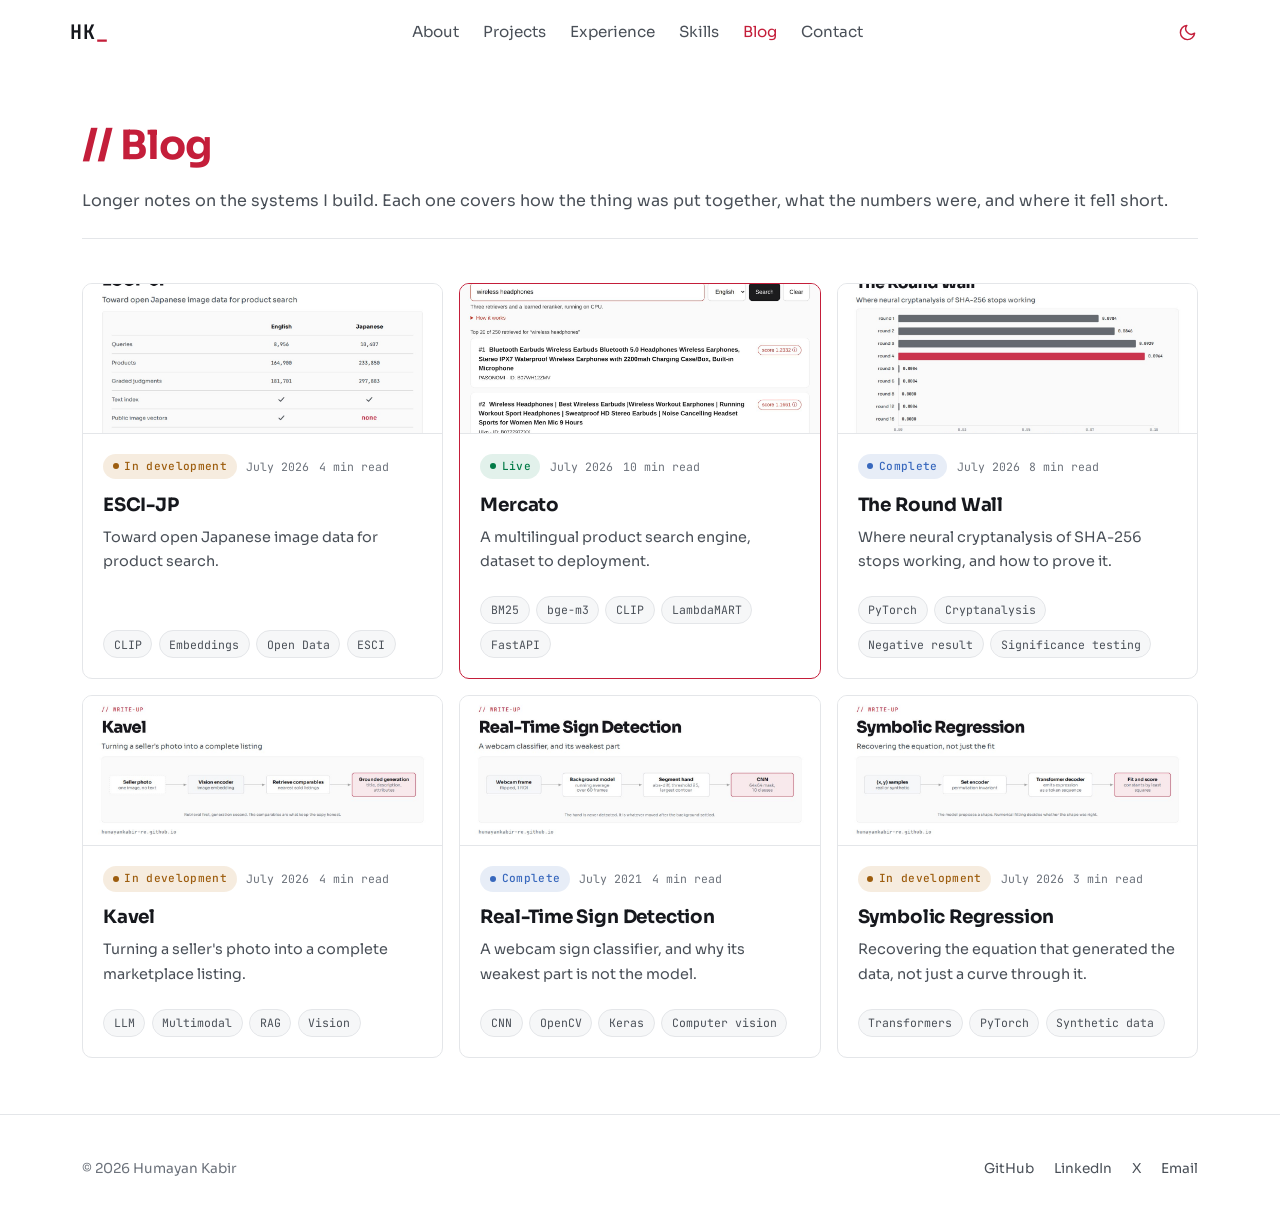
<file: blog/index.html>
<!DOCTYPE html>
<html lang="en">
<head>
    <script async src="https://www.googletagmanager.com/gtag/js?id=G-NSLRFGYNE6"></script>
    <script>
        window.dataLayer = window.dataLayer || [];
        function gtag(){dataLayer.push(arguments);}
        gtag('js', new Date());
        gtag('config', 'G-NSLRFGYNE6');
    </script>

    <meta charset="UTF-8">
    <meta name="viewport" content="width=device-width, initial-scale=1.0">
    <title>Blog - Humayan Kabir</title>
    <meta name="description" content="Blogs on the machine learning systems I build: retrieval, ranking, evaluation, and what did not work.">
    <meta name="author" content="Humayan Kabir">

    <meta property="og:type" content="website">
    <meta property="og:url" content="https://humayankabir-re.github.io/blog/">
    <meta property="og:title" content="Blog - Humayan Kabir">
    <meta property="og:description" content="Blogs on the machine learning systems I build.">
    <meta property="og:image" content="https://humayankabir-re.github.io/assets/img/mercato-us.jpg">

    <meta property="twitter:card" content="summary_large_image">
    <meta property="twitter:url" content="https://humayankabir-re.github.io/blog/">
    <meta property="twitter:title" content="Blog - Humayan Kabir">
    <meta property="twitter:description" content="Blogs on the machine learning systems I build.">
    <meta property="twitter:image" content="https://humayankabir-re.github.io/assets/img/mercato-us.jpg">

    <link rel="canonical" href="https://humayankabir-re.github.io/blog/">
    <link rel="icon" href="data:image/svg+xml,<svg xmlns='http://www.w3.org/2000/svg' viewBox='0 0 64 64'><rect width='64' height='64' rx='12' fill='%23c41e3a'/><text x='32' y='43' font-family='monospace' font-size='30' font-weight='700' fill='%23fff' text-anchor='middle'>HK</text></svg>">

    <link rel="preconnect" href="https://fonts.googleapis.com">
    <link rel="preconnect" href="https://fonts.gstatic.com" crossorigin>
    <link href="https://fonts.googleapis.com/css2?family=JetBrains+Mono:wght@400;500;700&amp;family=Sora:wght@300;400;600;700;800&amp;display=swap" rel="stylesheet">
    <link rel="stylesheet" href="../assets/css/styles.css">

    <script>
        // Applied before first paint so the page never flashes the wrong theme.
        (function () {
            var stored = null;
            try { stored = localStorage.getItem('theme'); } catch (e) {}
            // Explicit choice wins. Otherwise follow the device, so a visitor in dark mode is not hit with a white screen. Light is the fallback.
            if (!stored) {
                stored = window.matchMedia('(prefers-color-scheme: dark)').matches ? 'dark' : 'light';
            }
            document.documentElement.dataset.theme = stored === 'dark' ? 'dark' : 'light';
        })();
    </script>
</head>
<body>
    <!-- icon sprite: generated by tools/inline_sprite.py, do not hand-edit -->
    <svg xmlns="http://www.w3.org/2000/svg" style="display:none" aria-hidden="true">
    <symbol id="arrow-up" viewBox="0 0 24 24" fill="none" stroke="currentColor" stroke-width="2">
        <path d="M12 19V5M5 12l7-7 7 7" stroke-linecap="round" stroke-linejoin="round"/>
      </symbol>
    <symbol id="moon" viewBox="0 0 24 24" fill="none" stroke="currentColor" stroke-width="1.8" stroke-linecap="round" stroke-linejoin="round">
        <path d="M21 12.8A9 9 0 1 1 11.2 3a7 7 0 0 0 9.8 9.8z"/>
      </symbol>
    <symbol id="sun" viewBox="0 0 24 24" fill="none" stroke="currentColor" stroke-width="1.8" stroke-linecap="round" stroke-linejoin="round">
        <circle cx="12" cy="12" r="4.2"/>
                              <path d="M12 2v2.4M12 19.6V22M4.2 4.2l1.7 1.7M18.1 18.1l1.7 1.7M2 12h2.4M19.6 12H22M4.2 19.8l1.7-1.7M18.1 5.9l1.7-1.7"/>
      </symbol>
    </svg>
    <!-- end icon sprite -->

    <a href="#main-content" class="skip-to-content">Skip to main content</a>

    <nav class="nav" id="navbar" aria-label="Primary">
        <div class="nav-container">
            <a href="../index.html#hero" class="nav-logo">HK<span class="cursor-blink">_</span></a>
            <div class="nav-menu" id="navMenu">
                <a href="../index.html#about" class="nav-link">About</a>
                <a href="../index.html#projects" class="nav-link">Projects</a>
                <a href="../index.html#experience" class="nav-link">Experience</a>
                <a href="../index.html#skills" class="nav-link">Skills</a>
                <a href="index.html" class="nav-link active">Blog</a>
                <a href="../index.html#contact" class="nav-link">Contact</a>
            </div>
            <div class="nav-actions">
                <button class="theme-toggle" type="button" aria-label="Switch to dark theme">
                    <svg class="icon-moon" width="19" height="19" aria-hidden="true"><use href="#moon"/></svg>
                    <svg class="icon-sun" width="19" height="19" aria-hidden="true"><use href="#sun"/></svg>
                </button>
                <button class="nav-toggle" id="navToggle" type="button" aria-label="Toggle navigation" aria-expanded="false" aria-controls="navMenu">
                    <span></span><span></span><span></span>
                </button>
            </div>
        </div>
    </nav>

    <main id="main-content">
        <header class="page-header">
            <div class="container">
                <span class="section-tag">
                    <h1 class="section-title">// Blog</h1>
                </span>
                <p class="post-note" style="max-width: var(--width-md); font-size: 1.0rem; line-height: 1.6rem;">
                    Longer notes on the systems I build. 
                    Each one covers how the thing was put together, what the numbers were, and where it fell short.
                </p>
            </div>
        </header>

        <div class="container">
            <div class="post-grid">
                
                <article class="post-card">
                    <img class="post-card-art" src="../assets/img/esci-jp-card.jpg"
                        alt="Coverage matrix showing Japanese image vectors missing"
                        width="732" height="326" loading="lazy">
                    <div class="post-card-body">
                        <div class="post-card-meta">
                            <span class="status status-progress">In development</span>
                            <span>July 2026</span>
                            <span>4 min read</span>
                        </div>
                        <h2 class="post-card-title"><a href="esci-jp.html">ESCI-JP</a></h2>
                        <p class="post-card-subtitle">
                            Toward open Japanese image data for product search.
                        </p>
                        <div class="tag-row">
                            <span class="tag">CLIP</span>
                            <span class="tag">Embeddings</span>
                            <span class="tag">Open Data</span>
                            <span class="tag">ESCI</span>
                        </div>
                    </div>
                </article>

                <article class="post-card featured">
                    <img class="post-card-art" src="../assets/img/mercato-us.jpg"
                        alt="The Mercato search interface returning ranked results"
                        width="1400" height="993" loading="lazy">
                    <div class="post-card-body">
                        <div class="post-card-meta">
                            <span class="status status-live">Live</span>
                            <span>July 2026</span>
                            <span>10 min read</span>
                        </div>
                        <h2 class="post-card-title"><a href="mercato.html">Mercato</a></h2>
                        <p class="post-card-subtitle">
                            A multilingual product search engine, dataset to deployment.
                        </p>
                        <div class="tag-row">
                            <span class="tag">BM25</span>
                            <span class="tag">bge-m3</span>
                            <span class="tag">CLIP</span>
                            <span class="tag">LambdaMART</span>
                            <span class="tag">FastAPI</span>
                        </div>
                    </div>
                </article>

                <article class="post-card">
                    <img class="post-card-art" src="../assets/img/round-wall-card.jpg"
                        alt="Lift over baseline collapsing to zero at round five"
                        width="1200" height="630" loading="lazy">
                    <div class="post-card-body">
                        <div class="post-card-meta">
                            <span class="status status-complete">Complete</span>
                            <span>July 2026</span>
                            <span>8 min read</span>
                        </div>
                        <h2 class="post-card-title"><a href="round-wall.html">The Round Wall</a></h2>
                        <p class="post-card-subtitle">
                            Where neural cryptanalysis of SHA-256 stops working, and how to prove it.
                        </p>
                        <div class="tag-row">
                            <span class="tag">PyTorch</span><span class="tag">Cryptanalysis</span>
                            <span class="tag">Negative result</span><span class="tag">Significance testing</span>
                        </div>
                    </div>
                </article>

                <article class="post-card">
                    <img class="post-card-art" src="../assets/img/kavel-card.jpg"
                        alt="Kavel" width="1200" height="630" loading="lazy">
                    <div class="post-card-body">
                        <div class="post-card-meta">
                            <span class="status status-progress">In development</span>
                            <span>July 2026</span>
                            <span>4 min read</span>
                        </div>
                        <h2 class="post-card-title"><a href="kavel.html">Kavel</a></h2>
                        <p class="post-card-subtitle">Turning a seller's photo into a complete marketplace listing.</p>
                        <div class="tag-row"><span class="tag">LLM</span><span class="tag">Multimodal</span><span class="tag">RAG</span><span class="tag">Vision</span></div>
                    </div>
                </article>

                <article class="post-card">
                    <img class="post-card-art" src="../assets/img/sign-language-card.jpg"
                        alt="Real-Time Sign Detection" width="1200" height="630" loading="lazy">
                    <div class="post-card-body">
                        <div class="post-card-meta">
                            <span class="status status-complete">Complete</span>
                            <span>July 2021</span>
                            <span>4 min read</span>
                        </div>
                        <h2 class="post-card-title"><a href="sign-language.html">Real-Time Sign Detection</a></h2>
                        <p class="post-card-subtitle">A webcam sign classifier, and why its weakest part is not the model.</p>
                        <div class="tag-row"><span class="tag">CNN</span><span class="tag">OpenCV</span><span class="tag">Keras</span><span class="tag">Computer vision</span></div>
                    </div>
                </article>

                <article class="post-card">
                    <img class="post-card-art" src="../assets/img/symbolic-regression-card.jpg"
                        alt="Symbolic Regression" width="1200" height="630" loading="lazy">
                    <div class="post-card-body">
                        <div class="post-card-meta">
                            <span class="status status-progress">In development</span>
                            <span>July 2026</span>
                            <span>3 min read</span>
                        </div>
                        <h2 class="post-card-title"><a href="symbolic-regression.html">Symbolic Regression</a></h2>
                        <p class="post-card-subtitle">Recovering the equation that generated the data, not just a curve through it.</p>
                        <div class="tag-row"><span class="tag">Transformers</span><span class="tag">PyTorch</span><span class="tag">Synthetic data</span></div>
                    </div>
                </article>

            </div>
        </div>
    </main>

    <footer class="footer">
        <div class="container">
            <div class="footer-content">
                <p class="footer-text">&copy; <span data-year>2026</span> Humayan Kabir</p>
                <div class="footer-links">
                    <a href="https://github.com/HumayanKabir-re" target="_blank" rel="noopener">GitHub</a>
                    <a href="https://linkedin.com/in/humayan-kabir-linked" target="_blank" rel="noopener">LinkedIn</a>
                    <a href="https://x.com/hk_on_x" target="_blank" rel="noopener">X</a>
                    <a href="mailto:humayan.kabir.official@gmail.com">Email</a>
                </div>
            </div>
        </div>
    </footer>

    <button id="backToTop" class="back-to-top" type="button" aria-label="Back to top">
        <svg width="20" height="20" aria-hidden="true"><use href="#arrow-up"/></svg>
    </button>

    <script src="../assets/js/main.js"></script>
</body>
</html>
</file>
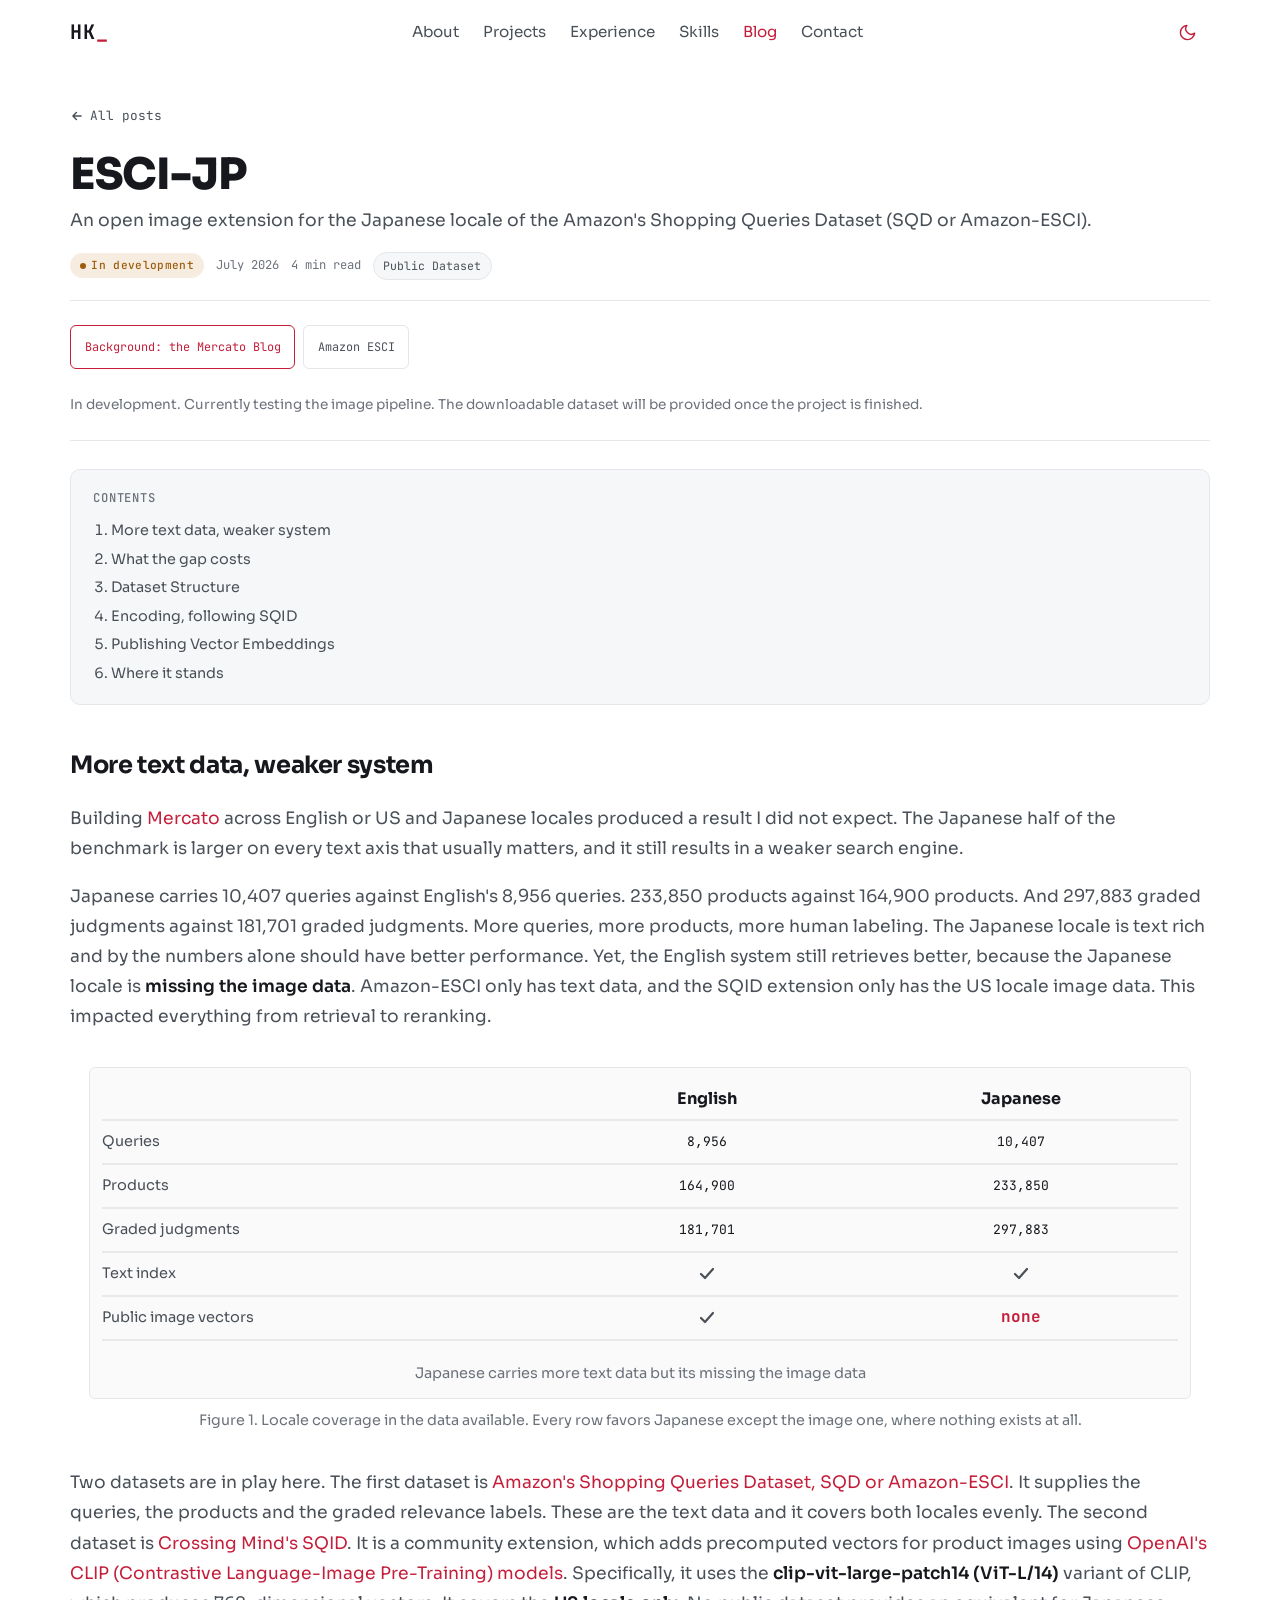
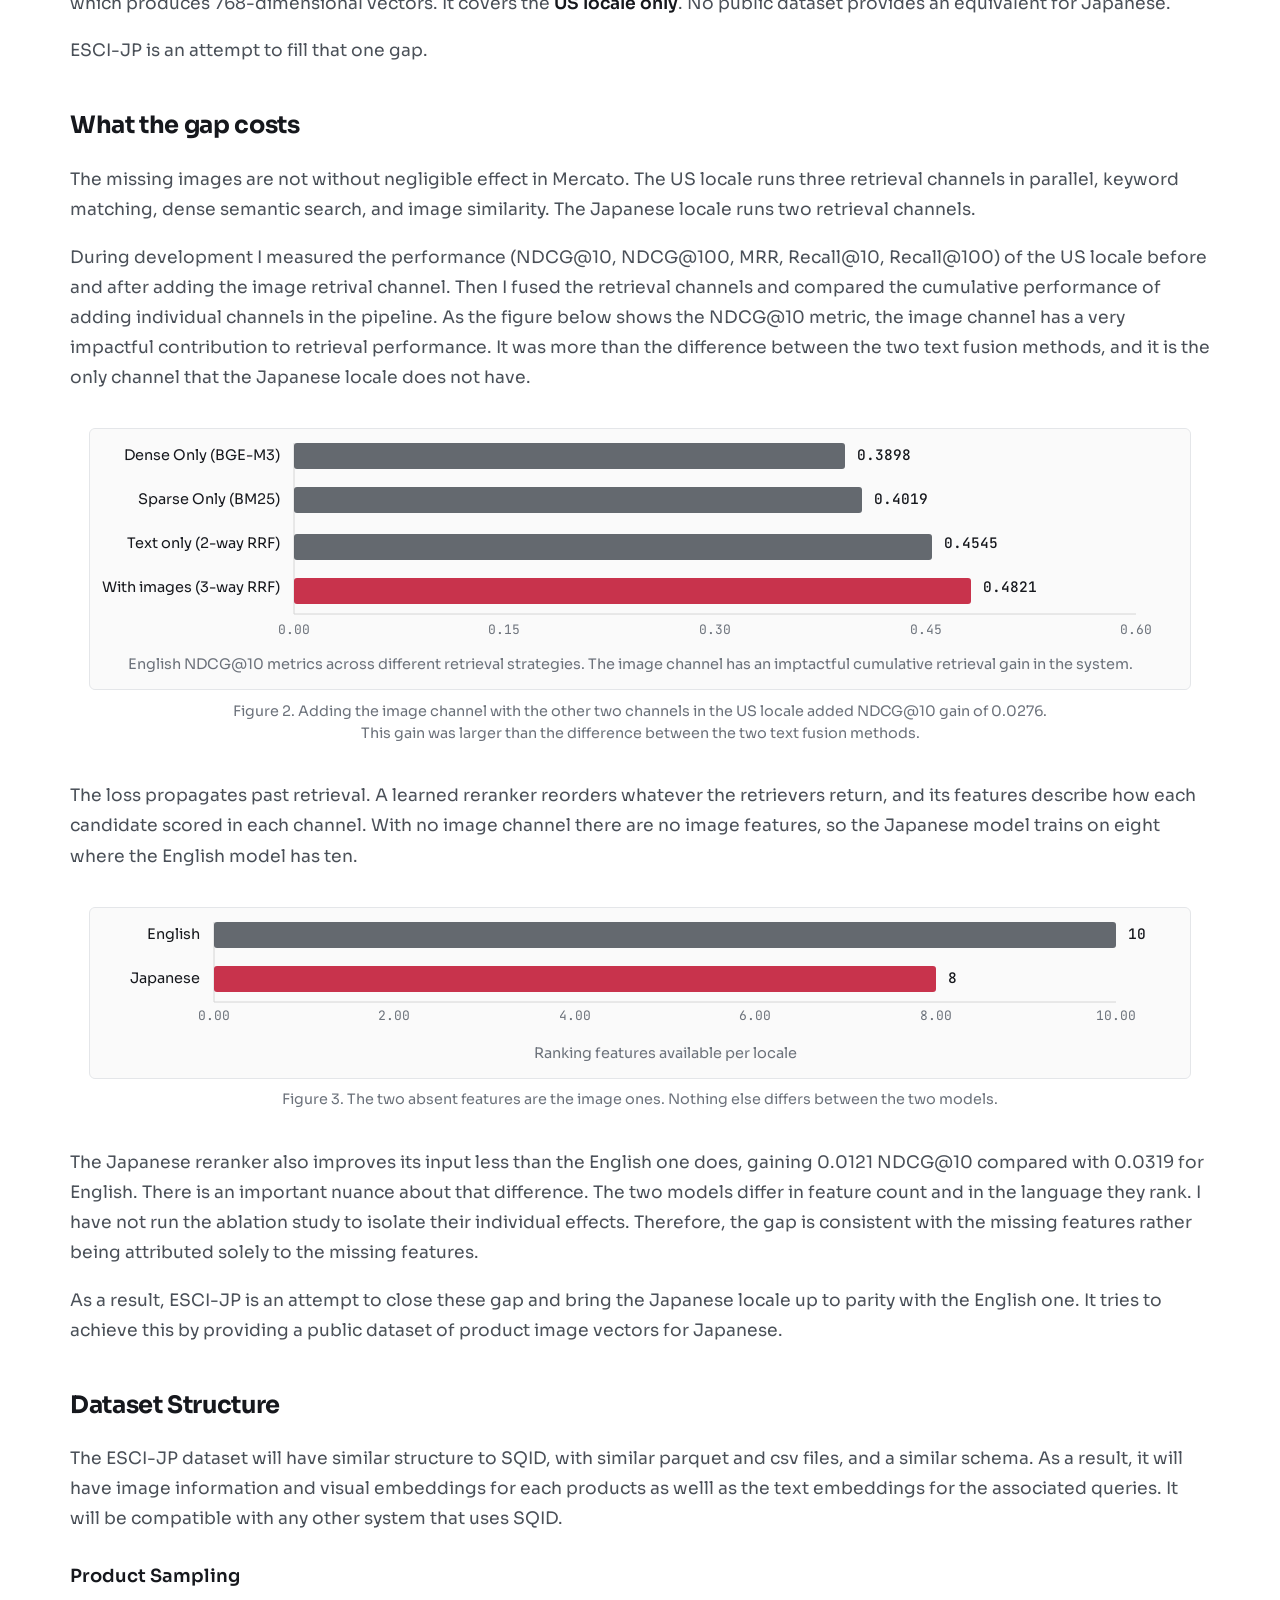
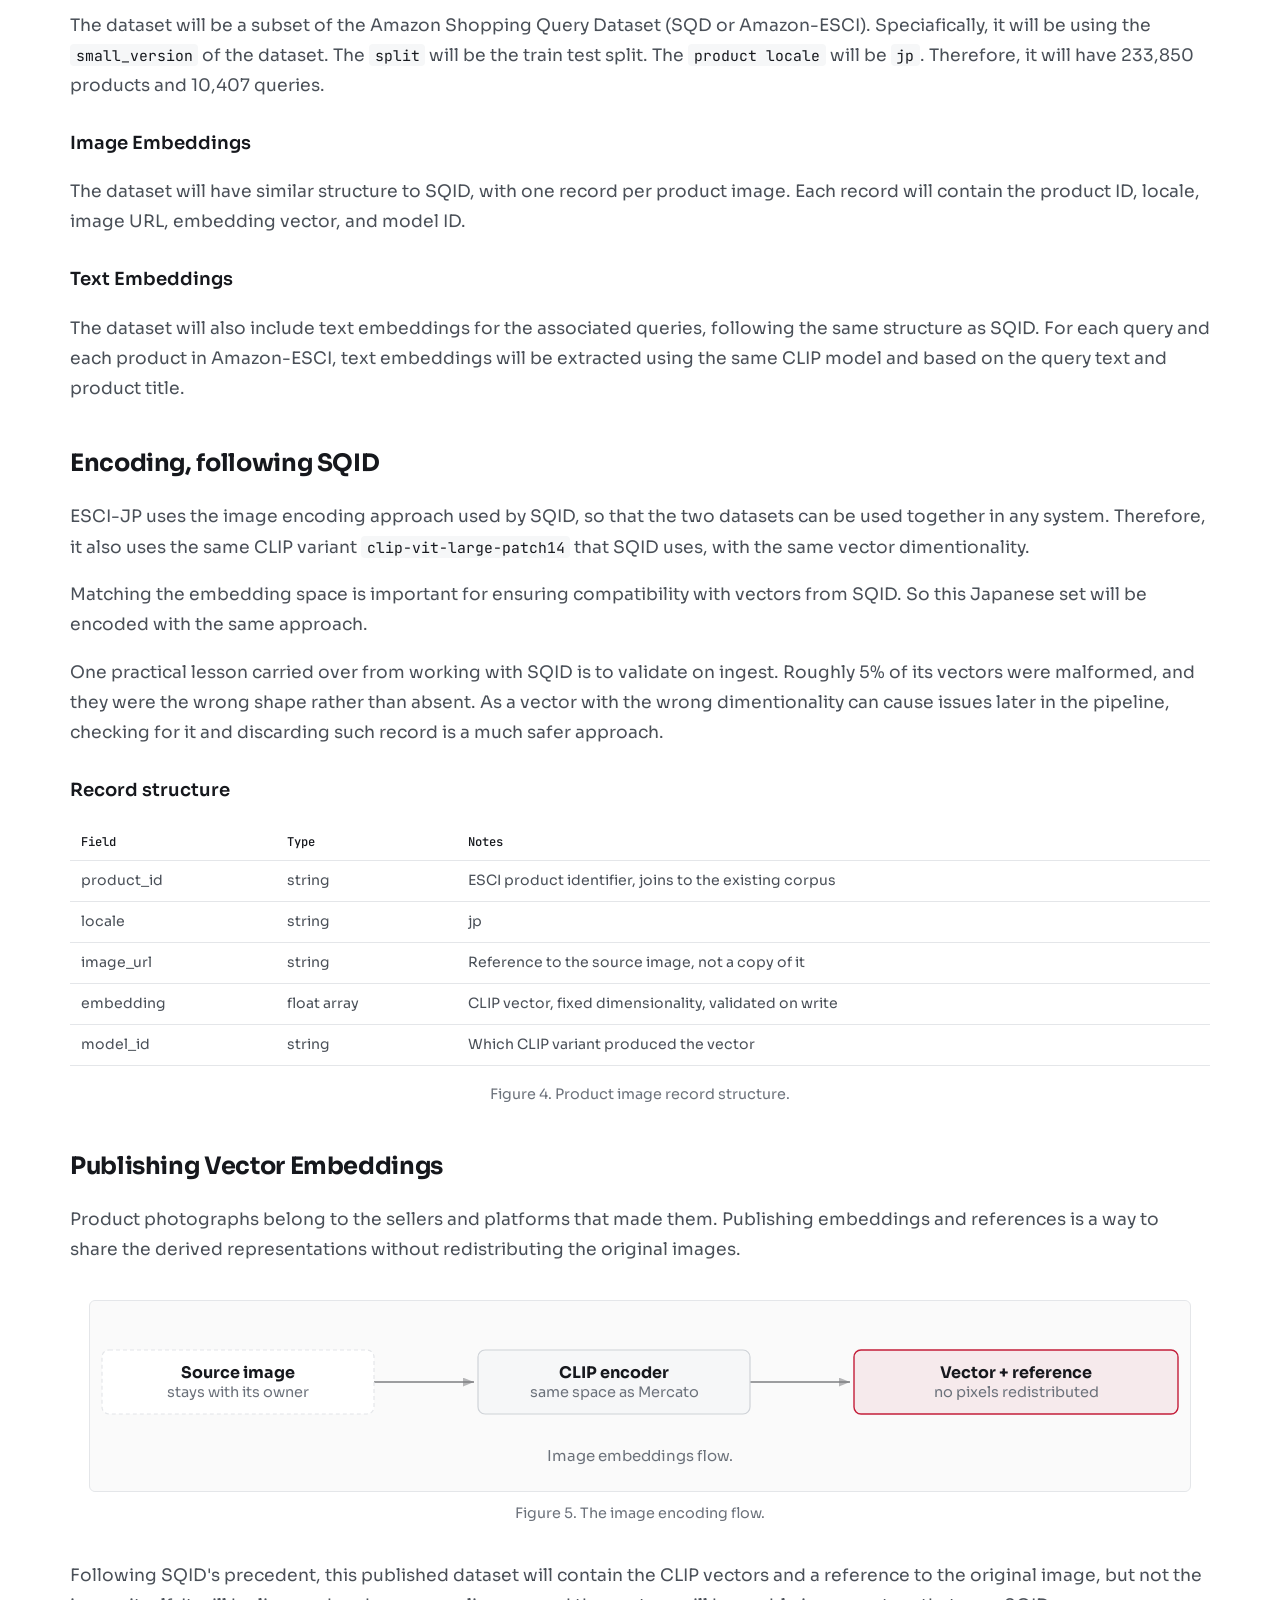
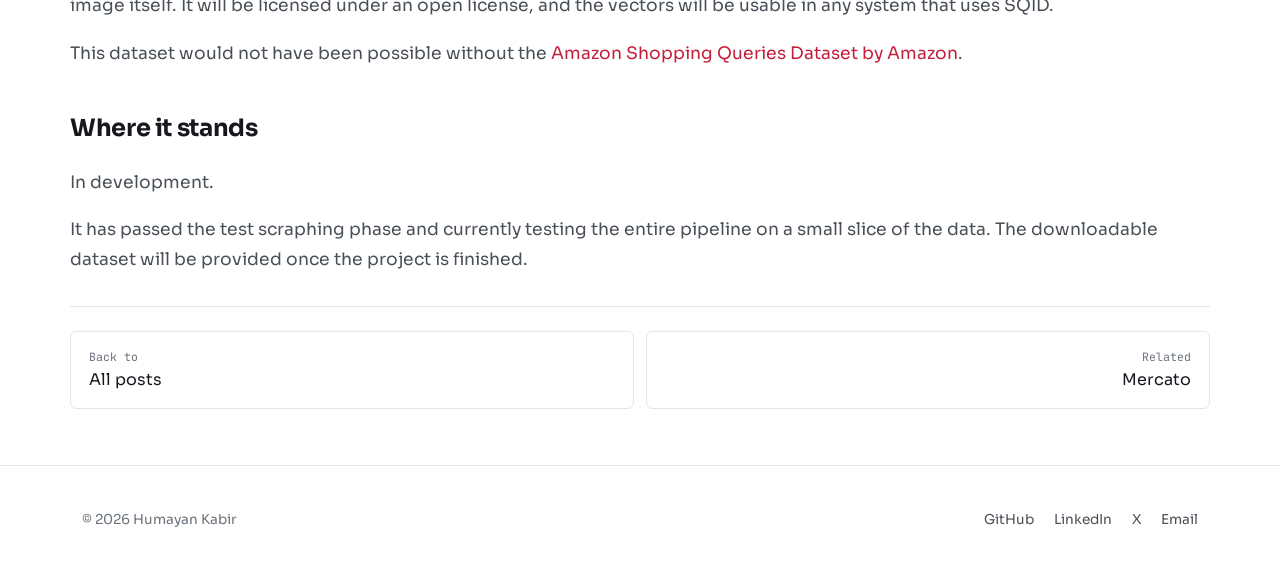
<file: blog/esci-jp.html>
<!DOCTYPE html>
<html lang="en">
<head>
    <script async src="https://www.googletagmanager.com/gtag/js?id=G-NSLRFGYNE6"></script>
    <script>
        window.dataLayer = window.dataLayer || [];
        function gtag(){dataLayer.push(arguments);}
        gtag('js', new Date());
        gtag('config', 'G-NSLRFGYNE6');
    </script>

    <!-- Meta tags for SEO and social sharing start -->
    <meta charset="UTF-8">
    <meta name="viewport" content="width=device-width, initial-scale=1.0">
    <title>ESCI-JP: Open image extension for Japanese ESCI locale - Humayan Kabir</title>
    <meta name="description" content="No public dataset provides Japanese product image coverage for the Amazon-ESCI. This is what that gap costs a bilingual search engine, and how to close it.">
    <meta name="author" content="Humayan Kabir">

    <meta property="og:type" content="article">
    <meta property="og:url" content="https://humayankabir-re.github.io/blog/esci-jp.html">
    <meta property="og:title" content="ESCI-JP: An open image extension for the Japanese Amazon-ESCI dataset">
    <meta property="og:description" content="What a missing image channel costs a bilingual product search engine, and how to close the gap.">
    <meta property="og:image" content="https://humayankabir-re.github.io/assets/img/esci-jp-card.jpg">

    <meta property="twitter:card" content="summary_large_image">
    <meta property="twitter:url" content="https://humayankabir-re.github.io/blog/esci-jp.html">
    <meta property="twitter:title" content="ESCI-JP: An open image extension for the Japanese Amazon-ESCI dataset">
    <meta property="twitter:description" content="What a missing image channel costs a bilingual product search engine, and how to close the gap.">
    <meta property="twitter:image" content="https://humayankabir-re.github.io/assets/img/esci-jp-card.jpg">

    <link rel="canonical" href="https://humayankabir-re.github.io/blog/esci-jp.html">
    <link rel="icon" href="data:image/svg+xml,<svg xmlns='http://www.w3.org/2000/svg' viewBox='0 0 64 64'><rect width='64' height='64' rx='12' fill='%23c41e3a'/><text x='32' y='43' font-family='monospace' font-size='30' font-weight='700' fill='%23fff' text-anchor='middle'>HK</text></svg>">

    <link rel="preconnect" href="https://fonts.googleapis.com">
    <link rel="preconnect" href="https://fonts.gstatic.com" crossorigin>
    <link href="https://fonts.googleapis.com/css2?family=JetBrains+Mono:wght@400;500;700&amp;family=Sora:wght@300;400;600;700;800&amp;display=swap" rel="stylesheet">
    <link rel="stylesheet" href="../assets/css/styles.css">

    <!-- Auto Detect Theme start -->
    <script>
        (function () {
            var stored = null;
            try { stored = localStorage.getItem('theme'); } catch (e) {}
            if (!stored) {
                stored = window.matchMedia('(prefers-color-scheme: dark)').matches ? 'dark' : 'light';
            }
            document.documentElement.dataset.theme = stored === 'dark' ? 'dark' : 'light';
        })();
    </script>
    <!-- Auto Detect Theme end -->
</head>

<body>
    <!-- Icon sprite start -->
    <svg xmlns="http://www.w3.org/2000/svg" style="display:none" aria-hidden="true">
        <symbol id="arrow-left" viewBox="0 0 24 24" fill="none" stroke="currentColor" stroke-width="2.5" stroke-linecap="round" stroke-linejoin="round">
            <path d="M19 12H5M11 18l-6-6 6-6"/>
        </symbol>
        <symbol id="arrow-up" viewBox="0 0 24 24" fill="none" stroke="currentColor" stroke-width="2">
            <path d="M12 19V5M5 12l7-7 7 7" stroke-linecap="round" stroke-linejoin="round"/>
        </symbol>
        <symbol id="moon" viewBox="0 0 24 24" fill="none" stroke="currentColor" stroke-width="1.8" stroke-linecap="round" stroke-linejoin="round">
            <path d="M21 12.8A9 9 0 1 1 11.2 3a7 7 0 0 0 9.8 9.8z"/>
        </symbol>
        <symbol id="sun" viewBox="0 0 24 24" fill="none" stroke="currentColor" stroke-width="1.8" stroke-linecap="round" stroke-linejoin="round">
            <circle cx="12" cy="12" r="4.2"/>
                                <path d="M12 2v2.4M12 19.6V22M4.2 4.2l1.7 1.7M18.1 18.1l1.7 1.7M2 12h2.4M19.6 12H22M4.2 19.8l1.7-1.7M18.1 5.9l1.7-1.7"/>
        </symbol>
    </svg>
    <!-- Icon sprite end -->
    
    <a href="#main-content" class="skip-to-content">Skip to main content</a>

    <!-- Navigation Bar Start -->
    <nav class="nav" id="navbar" aria-label="Primary">
        <div class="nav-container">
            <a href="../index.html#hero" class="nav-logo">HK<span class="cursor-blink">_</span></a>
            <div class="nav-menu" id="navMenu">
                <a href="../index.html#about" class="nav-link">About</a>
                <a href="../index.html#projects" class="nav-link">Projects</a>
                <a href="../index.html#experience" class="nav-link">Experience</a>
                <a href="../index.html#skills" class="nav-link">Skills</a>
                <a href="index.html" class="nav-link active">Blog</a>
                <a href="../index.html#contact" class="nav-link">Contact</a>
            </div>
            <div class="nav-actions">
                <button class="theme-toggle" type="button" aria-label="Switch to dark theme">
                    <svg class="icon-moon" width="19" height="19" aria-hidden="true"><use href="#moon"/></svg>
                    <svg class="icon-sun" width="19" height="19" aria-hidden="true"><use href="#sun"/></svg>
                </button>
                <button class="nav-toggle" id="navToggle" type="button" aria-label="Toggle navigation" aria-expanded="false" aria-controls="navMenu">
                    <span></span><span></span><span></span>
                </button>
            </div>
        </div>
    </nav>
    <!-- Navigation Bar End -->

    <main id="main-content">
    <article class="post">
        <div class="post-wrap">
            <!-- Back Link start -->
            <a href="index.html" class="back-link">
                <svg width="14" height="14" aria-hidden="true"><use href="#arrow-left"/></svg>
                All posts
            </a>
            <!-- Back Link end -->

            <!-- Post Header start -->
            <h1 class="post-title">ESCI-JP</h1>
            <p class="post-subtitle">An open image extension for the Japanese locale of the Amazon's Shopping Queries Dataset (SQD or Amazon-ESCI).</p>
            <div class="post-meta">
                <span class="status status-progress">In development</span>
                <span>July 2026</span>
                <span>4 min read</span>
                <span class="tag">Public Dataset</span>
            </div>
            <!-- Post Header end -->

            <!-- Post Links start -->
            <div class="post-links">
                <a href="mercato.html" class="project-link primary">Background: the Mercato Blog</a>
                <a href="https://github.com/AmazonScience/esci-data" target="_blank" rel="noopener" class="project-link">Amazon ESCI</a>
            </div>
            <!-- Post Links end -->

            <!-- Post Note start -->
            <p class="post-note">
                In development. Currently testing the image pipeline. 
                The downloadable dataset will be provided once the project is finished.
            </p>
            <!-- Post Note end -->

            <!-- Table of Contents start -->
            <nav class="post-toc" aria-label="Contents">
                <h2>Contents</h2>
                <ol>
                    <li><a href="#gap">More text data, weaker system</a></li>
                    <li><a href="#cost">What the gap costs</a></li>
                    <li><a href="#dataset">Dataset Structure</a></li>
                    <li><a href="#method">Encoding, following SQID</a></li>
                    <li><a href="#licensing">Publishing Vector Embeddings</a></li>
                    <li><a href="#status">Where it stands</a></li>
                </ol>
            </nav>
            <!-- Table of Contents end -->

            <!-- Post Body start -->
            <div class="post-body">
                <!-- Problem and Introduction Section start -->
                <h2 id="gap">More text data, weaker system</h2>

                <p>
                    Building <a href="mercato.html">Mercato</a> across English or US and Japanese locales produced a result I did not expect.
                    The Japanese half of the benchmark is larger on every text axis that usually matters, and it still results in a weaker search engine.
                </p>

                <p>
                    Japanese carries 10,407 queries against English's 8,956 queries. 
                    233,850 products against 164,900 products. 
                    And 297,883 graded judgments against 181,701 graded judgments.
                    More queries, more products, more human labeling. 
                    The Japanese locale is text rich and by the numbers alone should have better performance.
                    Yet, the English system still retrieves better, because the Japanese locale is <strong>missing the image data</strong>.
                    Amazon-ESCI only has text data, and the SQID extension only has the US locale image data.
                    This impacted everything from retrieval to reranking.
                </p>
                
                <!-- Data Coverage Matrix Figure by Locale start -->
                <figure>
                    <div class="figure-scroll">
                        <svg viewBox="0 0 1100 330" width="1100" height="330" role="img" aria-label="Coverage matrix comparing English and Japanese locales across queries, products, judgments, text index and image vectors. Japanese has more of everything except image vectors, which do not exist." xmlns="http://www.w3.org/2000/svg">
                          <g font-family="Sora, sans-serif">
                            <!-- Locale Labels -->
                            <text x="617" y="36" font-size="16" font-weight="700" text-anchor="middle" fill="var(--text-primary)">English</text>
                            <text x="931" y="36" font-size="16" font-weight="700" text-anchor="middle" fill="var(--text-primary)">Japanese</text>
                            
                            <path d="M12 52 H1088" stroke="currentColor" stroke-width="1" opacity="0.14" fill="none"/>
                            
                            <!-- Data Labels and Values -->
                            <text x="12" y="78" font-size="14.5" fill="var(--text-secondary)">Queries</text>
                            <text x="617" y="78" font-family="JetBrains Mono, monospace" font-size="13" text-anchor="middle" fill="var(--text-primary)">8,956</text>
                            <text x="931" y="78" font-family="JetBrains Mono, monospace" font-size="13" text-anchor="middle" fill="var(--text-primary)">10,407</text>
                            
                            <path d="M12 96 H1088" stroke="currentColor" stroke-width="1" opacity="0.14" fill="none"/>
                            
                            <!-- Data Labels and Values -->
                            <text x="12" y="122" font-size="14.5" fill="var(--text-secondary)">Products</text>
                            <text x="617" y="122" font-family="JetBrains Mono, monospace" font-size="13" text-anchor="middle" fill="var(--text-primary)">164,900</text>
                            <text x="931" y="122" font-family="JetBrains Mono, monospace" font-size="13" text-anchor="middle" fill="var(--text-primary)">233,850</text>
                            
                            <path d="M12 140 H1088" stroke="currentColor" stroke-width="1" opacity="0.14" fill="none"/>
                            
                            <!-- Data Labels and Values -->
                            <text x="12" y="166" font-size="14.5" fill="var(--text-secondary)">Graded judgments</text>
                            <text x="617" y="166" font-family="JetBrains Mono, monospace" font-size="13" text-anchor="middle" fill="var(--text-primary)">181,701</text>
                            <text x="931" y="166" font-family="JetBrains Mono, monospace" font-size="13" text-anchor="middle" fill="var(--text-primary)">297,883</text>
                            
                            <path d="M12 184 H1088" stroke="currentColor" stroke-width="1" opacity="0.14" fill="none"/>
                            
                            <!-- Data Labels and Values -->
                            <text x="12" y="210" font-size="14.5" fill="var(--text-secondary)">Text index</text>
                            <path d="M611 206 l4 4 l8 -9" fill="none" stroke="var(--text-secondary)" stroke-width="2.2" stroke-linecap="round" stroke-linejoin="round"/>
                            <path d="M925 206 l4 4 l8 -9" fill="none" stroke="var(--text-secondary)" stroke-width="2.2" stroke-linecap="round" stroke-linejoin="round"/>
                            
                            <path d="M12 228 H1088" stroke="currentColor" stroke-width="1" opacity="0.14" fill="none"/>
                            
                            <!-- Data Labels and Values -->
                            <text x="12" y="254" font-size="14.5" fill="var(--text-secondary)">Public image vectors</text>
                            <path d="M611 250 l4 4 l8 -9" fill="none" stroke="var(--text-secondary)" stroke-width="2.2" stroke-linecap="round" stroke-linejoin="round"/>
                            <text x="931" y="254" font-family="JetBrains Mono, monospace" font-size="16" font-weight="700" text-anchor="middle" fill="var(--accent)">none</text>
                            
                            <path d="M12 272 H1088" stroke="currentColor" stroke-width="1" opacity="0.14" fill="none"/>
                            
                            <!-- In-figure caption -->
                            <text x="550" y="310" font-size="14.5" text-anchor="middle" fill="var(--text-muted)">Japanese carries more text data but its missing the image data</text>
                          </g>
                        </svg>
                    </div>
                    <figcaption>
                        Figure 1. Locale coverage in the data available. Every row favors Japanese except the image one, where nothing exists at all.
                    </figcaption>
                </figure>
                <!-- Data Coverage Matrix Figure by Locale end -->

                <p>
                    Two datasets are in play here.
                    The first dataset is <a href="https://github.com/amazon-research/esci">Amazon's Shopping Queries Dataset, SQD or Amazon-ESCI</a>. 
                    It supplies the queries, the products and the graded relevance labels. 
                    These are the text data and it covers both locales evenly.
                    The second dataset is <a href="https://github.com/amazon-research/sqid">Crossing Mind's SQID</a>.
                    It is a community extension, which adds precomputed vectors for product images using <a href="https://huggingface.co/openai/clip-vit-large-patch14">OpenAI's CLIP (Contrastive Language-Image Pre-Training) models</a>. 
                    Specifically, it uses the <strong>clip-vit-large-patch14 (ViT-L/14)</strong> variant of CLIP, which produces 768-dimensional vectors.
                    It covers the <strong>US locale only</strong>.
                    No public dataset provides an equivalent for Japanese.
                </p>

                <p>
                    ESCI-JP is an attempt to fill that one gap.
                </p>
                <!-- Problem and Introduction Section end -->

                <!-- Cost of the Gap Section start -->
                <h2 id="cost">What the gap costs</h2>

                <p>
                    The missing images are not without negligible effect in Mercato.
                    The US locale runs three retrieval channels in parallel, keyword matching, dense semantic search, and image similarity.
                    The Japanese locale runs two retrieval channels. 
                </p>

                <p>
                    During development I measured the performance (NDCG@10, NDCG@100, MRR, Recall@10, Recall@100) of the US locale before and after adding the image retrival channel.
                    Then I fused the retrieval channels and compared the cumulative performance of adding individual channels in the pipeline. 
                    As the figure below shows the NDCG@10 metric, the image channel has a very impactful contribution to retrieval performance.
                    It was more than the difference between the two text fusion methods, and it is the only channel that the Japanese locale does not have.
                </p>

                <!-- NDCG@10 Retrieval Channel Metrics for English start -->
                <figure>
                    <div class="figure-scroll">
                        <svg viewBox="-20 0 1100 260" width="1100" height="260" role="img" aria-label="NDCG at 10 for English two-way fusion at 0.4545 against three-way fusion at 0.4821, a gain of 0.0276 from adding the image channel" xmlns="http://www.w3.org/2000/svg">
                          <g font-family="Sora, sans-serif">
                            <!-- x and y axis -->
                            <g stroke="currentColor" opacity="0.16" stroke-width="1">
                              <path d="M184 14 V185"/>
                              <path d="M184 185 H1026"/>
                            </g>
                            
                            <!-- x-axis labels -->
                            <g font-family="JetBrains Mono, monospace" font-size="13" fill="var(--text-muted)" text-anchor="middle">
                              <text x="184" y="205">0.00</text>
                              <text x="394" y="205">0.15</text>
                              <text x="605" y="205">0.30</text>
                              <text x="816" y="205">0.45</text>
                              <text x="1026" y="205">0.60</text>
                            </g>
                            
                            <!-- label: y-diff = 44, chart: y-diff = 44, y-height = 17 , width: ( x   ×   39 )   ÷   0.0276, text-distance:  196 -->
                            
                            <!-- label -->
                            <text x="170" y="31" font-size="14.5" text-anchor="end" fill="var(--text-primary)">Dense Only (BGE-M3)</text>
                            <!-- bar plot -->
                            <rect x="184" y="14" width="551" height="26" rx="3" fill="var(--text-secondary)" opacity="0.85"/>
                            <text x="747" y="31" font-family="JetBrains Mono, monospace" font-size="14.5" font-weight="500" fill="var(--text-primary)">0.3898</text>
                            
                            <!-- label -->
                            <text x="170" y="75" font-size="14.5" text-anchor="end" fill="var(--text-primary)">Sparse Only (BM25)</text>
                            <!-- bar plot -->
                            <rect x="184" y="58" width="568" height="26" rx="3" fill="var(--text-secondary)" opacity="0.85"/>
                            <text x="764" y="75" font-family="JetBrains Mono, monospace" font-size="14.5" font-weight="500" fill="var(--text-primary)">0.4019</text>
                            
                            <!-- label -->
                            <text x="170" y="119" font-size="14.5" text-anchor="end" fill="var(--text-primary)">Text only (2-way RRF)</text>
                            <!-- bar plot -->
                            <rect x="184" y="105" width="638" height="26" rx="3" fill="var(--text-secondary)" opacity="0.85"/>
                            <text x="834" y="119" font-family="JetBrains Mono, monospace" font-size="14.5" font-weight="500" fill="var(--text-primary)">0.4545</text>
                            
                            <!-- label -->
                            <text x="170" y="163" font-size="14.5" text-anchor="end" fill="var(--text-primary)">With images (3-way RRF)</text>
                            <!-- bar plot -->
                            <rect x="184" y="149" width="677" height="26" rx="3" fill="var(--accent)" opacity="0.9"/>
                            <text x="873" y="163" font-family="JetBrains Mono, monospace" font-size="14.5" font-weight="500" fill="var(--text-primary)">0.4821</text>
                            
                            <!-- In-figure caption -->
                            <text x="520" y="240" font-size="14.5" fill="var(--text-muted)" text-anchor="middle">
                                English NDCG@10 metrics across different retrieval strategies. 
                                The image channel has an imptactful cumulative retrieval gain in the system.
                            </text>
                          </g>
                        </svg>
                    </div>
                    <figcaption>
                        Figure 2. Adding the image channel with the other two channels in the US locale added NDCG@10 gain of 0.0276.
                        <br>This gain was larger than the difference between the two text fusion methods.
                    </figcaption>
                </figure>
                <!-- NDCG@10 Retrieval Channel Metrics for English end -->

                <p>
                    The loss propagates past retrieval.
                    A learned reranker reorders whatever the retrievers return, and its features describe how each candidate scored in each channel.
                    With no image channel there are no image features, so the Japanese model trains on eight where the English model has ten.
                </p>

                <!-- Reranker Feature Count Figure by Locale start -->
                <figure>
                    <div class="figure-scroll">
                        <svg viewBox="0 0 1100 170" width="1100" height="170" role="img" aria-label="Reranker feature counts: ten for English, eight for Japanese" xmlns="http://www.w3.org/2000/svg">
                          <g font-family="Sora, sans-serif">
                            <!-- x and y axis -->
                            <g stroke="currentColor" opacity="0.16" stroke-width="1">
                              <path d="M124 14 V94"/>
                              <path d="M124 94 H1026"/>
                            </g>

                            <!-- x-axis labels -->
                            <g font-family="JetBrains Mono, monospace" font-size="13" fill="var(--text-muted)" text-anchor="middle">
                              <text x="124" y="112">0.00</text>
                              <text x="304" y="112">2.00</text>
                              <text x="485" y="112">4.00</text>
                              <text x="665" y="112">6.00</text>
                              <text x="846" y="112">8.00</text>
                              <text x="1026" y="112">10.00</text>
                            </g>

                            <!-- Data Labels and Values -->
                            <text x="110" y="31" font-size="14.5" text-anchor="end" fill="var(--text-primary)">English</text>
                            <rect x="124" y="14" width="902" height="26" rx="3" fill="var(--text-secondary)" opacity="0.85"/>
                            <text x="1038" y="31" font-family="JetBrains Mono, monospace" font-size="14.5" font-weight="500" fill="var(--text-primary)">10</text>

                            <!-- Data Labels and Values -->
                            <text x="110" y="75" font-size="14.5" text-anchor="end" fill="var(--text-primary)">Japanese</text>
                            <rect x="124" y="58" width="722" height="26" rx="3" fill="var(--accent)" opacity="0.9"/>
                            <text x="858" y="75" font-family="JetBrains Mono, monospace" font-size="14.5" font-weight="500" fill="var(--text-primary)">8</text>

                            <!-- In-figure caption -->
                            <text x="575" y="150" font-size="14.5" fill="var(--text-muted)" text-anchor="middle">Ranking features available per locale</text>
                          </g>
                        </svg>
                    </div>
                    <figcaption>
                        Figure 3. The two absent features are the image ones. Nothing else differs between the two models.
                    </figcaption>
                </figure>
                <!-- Reranker Feature Count Figure by Locale end -->

                <p>
                    The Japanese reranker also improves its input less than the English one does, gaining 0.0121 NDCG@10 compared with 0.0319 for English.
                    There is an important nuance about that difference.
                    The two models differ in feature count and in the language they rank. 
                    I have not run the ablation study to isolate their individual effects. 
                    Therefore, the gap is consistent with the missing features rather being attributed solely to the missing features.
                </p>

                <p>
                    As a result, ESCI-JP is an attempt to close these gap and bring the Japanese locale up to parity with the English one. 
                    It tries to achieve this by providing a public dataset of product image vectors for Japanese.
                </p>
                <!-- Cost of the Gap Section end -->

                <!-- Dataset Structure Section start -->
                <h2 id="dataset">Dataset Structure</h2>
                <p>
                    The ESCI-JP dataset will have similar structure to SQID, with similar parquet and csv files, and a similar schema.
                    As a result, it will have image information and visual embeddings for each products as welll as the text embeddings for the associated queries.
                    It will be compatible with any other system that uses SQID.
                </p>

                <h3>Product Sampling</h3>
                <p>
                    The dataset will be a subset of the Amazon Shopping Query Dataset (SQD or Amazon-ESCI). 
                    Speciafically, it will be using the <code>small_version</code> of the dataset.
                    The <code>split</code> will be the train test split.
                    The <code>product locale</code> will be <code>jp</code>. 
                    Therefore, it will have 233,850 products and 10,407 queries.
                </p>

                <h3>Image Embeddings</h3>
                <p>
                    The dataset will have similar structure to SQID, with one record per product image. 
                    Each record will contain the product ID, locale, image URL, embedding vector, and model ID.
                </p>

                <h3>Text Embeddings</h3>
                <p>
                    The dataset will also include text embeddings for the associated queries, following the same structure as SQID.
                    For each query and each product in Amazon-ESCI, text embeddings will be extracted using the same CLIP model and based on the query text and product title. 
                </p>
                <!-- Dataset Structure Section end -->

                <!-- Encoding Section start -->
                <h2 id="method">Encoding, following SQID</h2>

                <p>
                    ESCI-JP uses the image encoding approach used by SQID, so that the two datasets can be used together in any system.
                    Therefore, it also uses the same CLIP variant <code>clip-vit-large-patch14</code> that SQID uses, with the same vector dimentionality.
                </p>

                <p>
                    Matching the embedding space is important for ensuring compatibility with vectors from SQID. 
                    So this Japanese set will be encoded with the same approach.
                </p>

                <p>
                    One practical lesson carried over from working with SQID is to validate on ingest.
                    Roughly 5% of its vectors were malformed, and they were the wrong shape rather than absent.
                    As a vector with the wrong dimentionality can cause issues later in the pipeline, checking for it and discarding such record is a much safer approach.
                </p>

                <h3>Record structure</h3>

                <div class="table-scroll">
                    <table class="data-table">
                        <thead>
                            <tr>
                                <th>Field</th>
                                <th>Type</th>
                                <th>Notes</th>
                            </tr>
                        </thead>
                        <tbody>
                            <tr>
                                <td>product_id</td>
                                <td>string</td>
                                <td>ESCI product identifier, joins to the existing corpus</td>
                            </tr>
                            <tr>
                                <td>locale</td>
                                <td>string</td>
                                <td>jp</td>
                            </tr>
                            <tr>
                                <td>image_url</td>
                                <td>string</td>
                                <td>Reference to the source image, not a copy of it</td>
                            </tr>
                            <tr>
                                <td>embedding</td>
                                <td>float array</td>
                                <td>CLIP vector, fixed dimensionality, validated on write</td>
                            </tr>
                            <tr>
                                <td>model_id</td>
                                <td>string</td>
                                <td>Which CLIP variant produced the vector</td>
                            </tr>
                        </tbody>
                    </table>
                </div>
                <figcaption>
                    Figure 4. Product image record structure.
                </figcaption>
                <!-- Encoding Section end -->

                <!-- Licensing Section start -->
                <h2 id="licensing">Publishing Vector Embeddings</h2>

                <p>
                    Product photographs belong to the sellers and platforms that made them.
                    Publishing embeddings and references is a way to share the derived representations without redistributing the original images.
                </p>

                <figure>
                    <!-- generated by tools/build_figures.py from the esci-distribution spec -->
                    <div class="figure-scroll">
                        <svg viewBox="0 0 1100 190" width="1100" height="190" role="img" aria-label="Distribution model: a source image is encoded to a CLIP vector, which is published with a reference back to the original. The image itself is never redistributed." xmlns="http://www.w3.org/2000/svg">
                            <!-- Marker Definitions -->
                            <defs>
                            <marker id="arrow" markerWidth="9" markerHeight="9" refX="8" refY="3.2" orient="auto">
                              <path d="M0 0 L8 3.2 L0 6.4 z" fill="currentColor" opacity="0.55"/>
                            </marker>
                          </defs>

                          <!-- Data Path Arrows -->
                          <g fill="none" stroke="currentColor" stroke-width="1.4" opacity="0.55" marker-end="url(#arrow)">
                            <path d="M284 81 L384 81"/>
                            <path d="M660 81 L760 81"/>
                          </g>

                          <!-- Data Boxes and Labels -->
                          <g font-family="Sora, sans-serif" text-anchor="middle">
                            <!-- Data Box -->
                            <rect x="12" y="49" width="272" height="64" rx="7" fill="var(--surface-card)" stroke="var(--border)" stroke-width="1.2" stroke-dasharray="4 3"/>
                            <text x="148" y="77" font-size="16" font-weight="700" fill="var(--text-primary)">Source image</text>
                            <text x="148" y="96" font-size="14.5" fill="var(--text-muted)">stays with its owner</text>
                            
                            <!-- Data Box -->
                            <rect x="388" y="49" width="272" height="64" rx="7" fill="var(--surface-raised)" stroke="var(--border-strong)" stroke-width="1.2"/>
                            <text x="524" y="77" font-size="16" font-weight="700" fill="var(--text-primary)">CLIP encoder</text>
                            <text x="524" y="96" font-size="14.5" fill="var(--text-muted)">same space as Mercato</text>
                            
                            <!-- Data Box -->
                            <rect x="764" y="49" width="324" height="64" rx="7" fill="var(--accent-wash)" stroke="var(--accent)" stroke-width="1.4"/>
                            <text x="926" y="77" font-size="16" font-weight="700" fill="var(--text-primary)">Vector + reference</text>
                            <text x="926" y="96" font-size="14.5" fill="var(--text-muted)">no pixels redistributed</text>
                            
                            <!-- In-figure caption -->
                            <text x="550" y="160" font-size="15" fill="var(--text-muted)">Image embeddings flow.</text>
                          </g>
                        </svg>
                    </div>
                    <figcaption>
                        Figure 5. The image encoding flow.
                    </figcaption>
                </figure>

                <p>
                    Following SQID's precedent, this published dataset will contain the CLIP vectors and a reference to the original image, but not the image itself.
                    It will be licensed under an open license, and the vectors will be usable in any system that uses SQID.
                </p>

                <p>
                    This dataset would not have been possible without the <a href="https://github.com/amazon-research/esci">Amazon Shopping Queries Dataset by Amazon</a>.
                </p>
                <!-- Licensing Section end -->

                <!-- Status Section start -->
                <h2 id="status">Where it stands</h2>

                <p>
                    In development. 
                </p>

                <p>
                    It has passed the test scraphing phase and currently testing the entire pipeline on a small slice of the data. 
                    The downloadable dataset will be provided once the project is finished.
                </p>
                <!-- Status Section end -->

                <!-- Other Blog Navigation Section start -->
                <nav class="post-nav" aria-label="Post navigation">
                    <a href="index.html"><span>Back to</span>All posts</a>
                    <a href="mercato.html" class="next"><span>Related</span>Mercato</a>
                </nav>
                <!-- Other Blog Navigation Section end -->
            </div>
            <!-- Post Body end -->
        </div>
    </article>
    </main>

    <!-- Footer start -->
    <footer class="footer">
        <div class="container">
            <div class="footer-content">
                <p class="footer-text">&copy; <span data-year>2026</span> Humayan Kabir</p>
                <div class="footer-links">
                    <a href="https://github.com/HumayanKabir-re" target="_blank" rel="noopener">GitHub</a>
                    <a href="https://linkedin.com/in/humayan-kabir-linked" target="_blank" rel="noopener">LinkedIn</a>
                    <a href="https://x.com/hk_on_x" target="_blank" rel="noopener">X</a>
                    <a href="mailto:humayan.kabir.official@gmail.com">Email</a>
                </div>
            </div>
        </div>
    </footer>
    <!-- Footer end -->

    <!-- Back to top button -->
    <button id="backToTop" class="back-to-top" type="button" aria-label="Back to top">
        <svg width="20" height="20" aria-hidden="true"><use href="#arrow-up"/></svg>
    </button>

    <script src="../assets/js/main.js"></script>
</body>
</html>
</file>
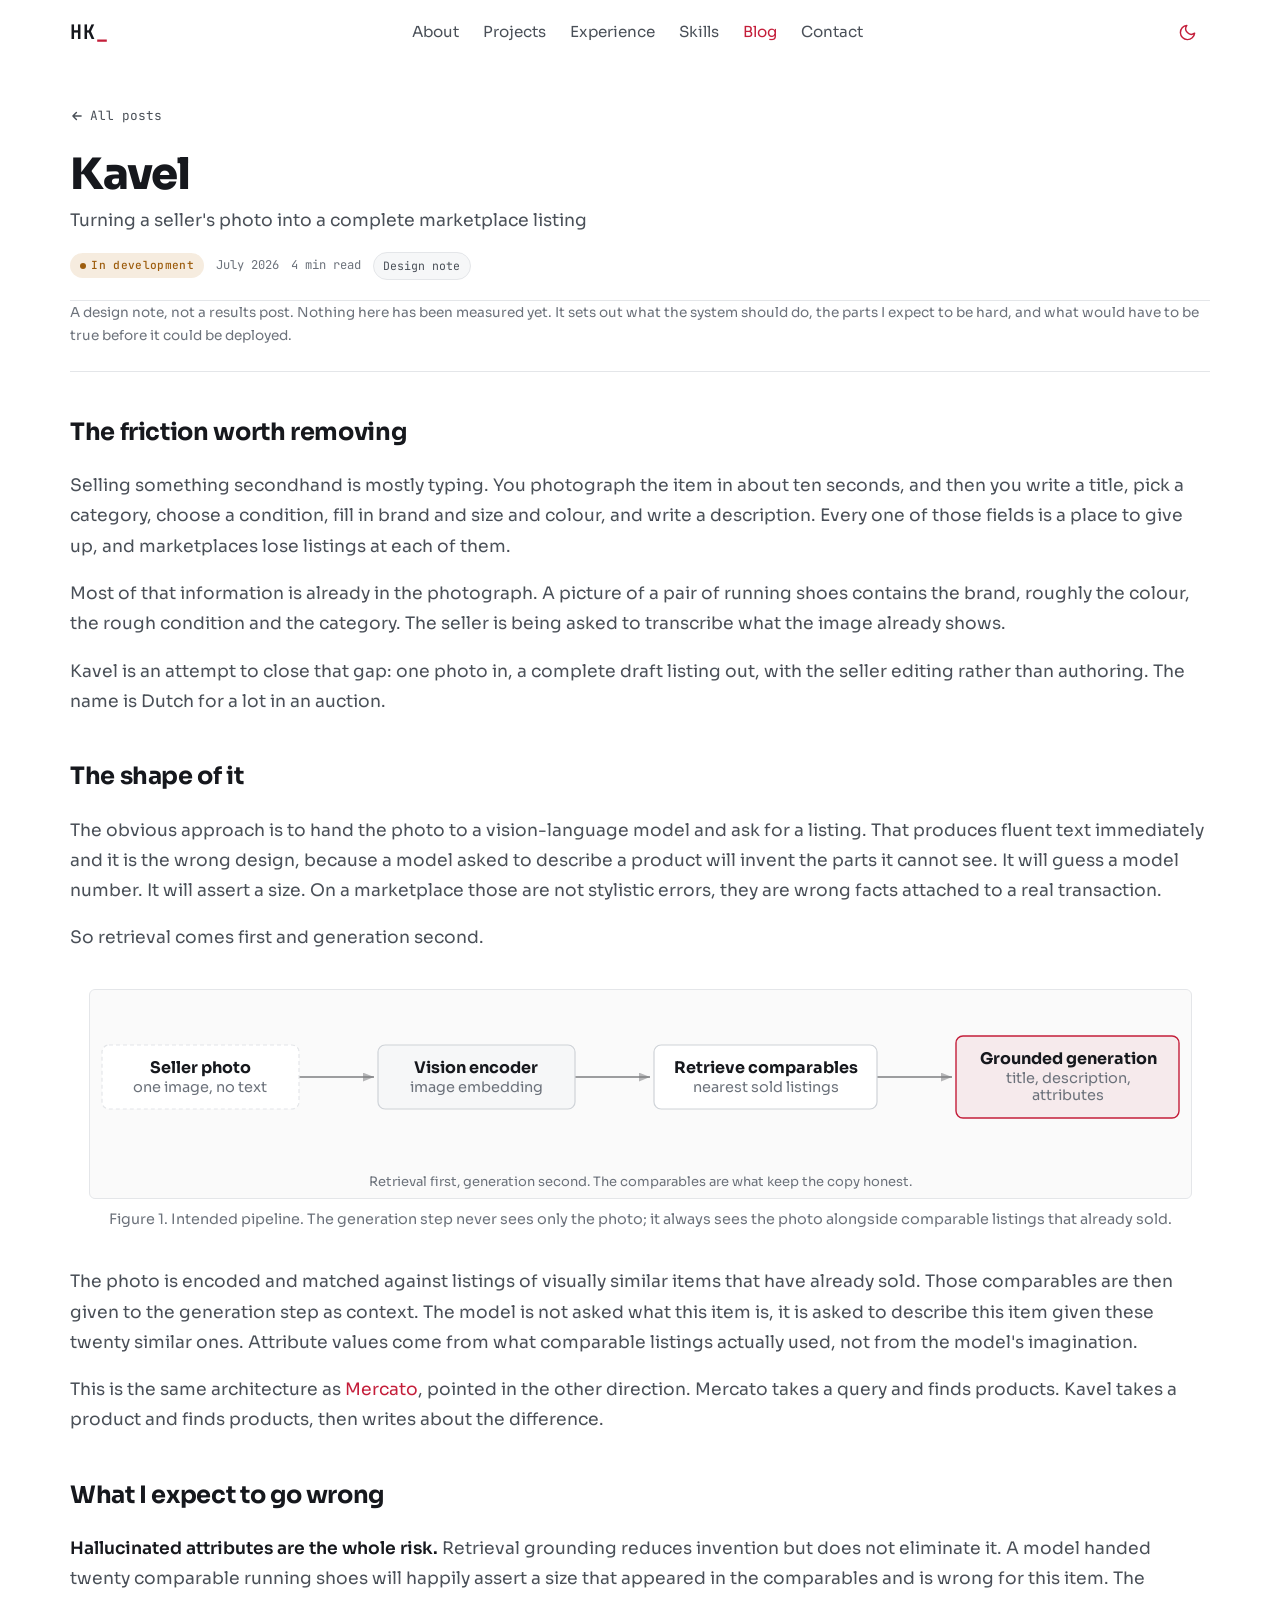
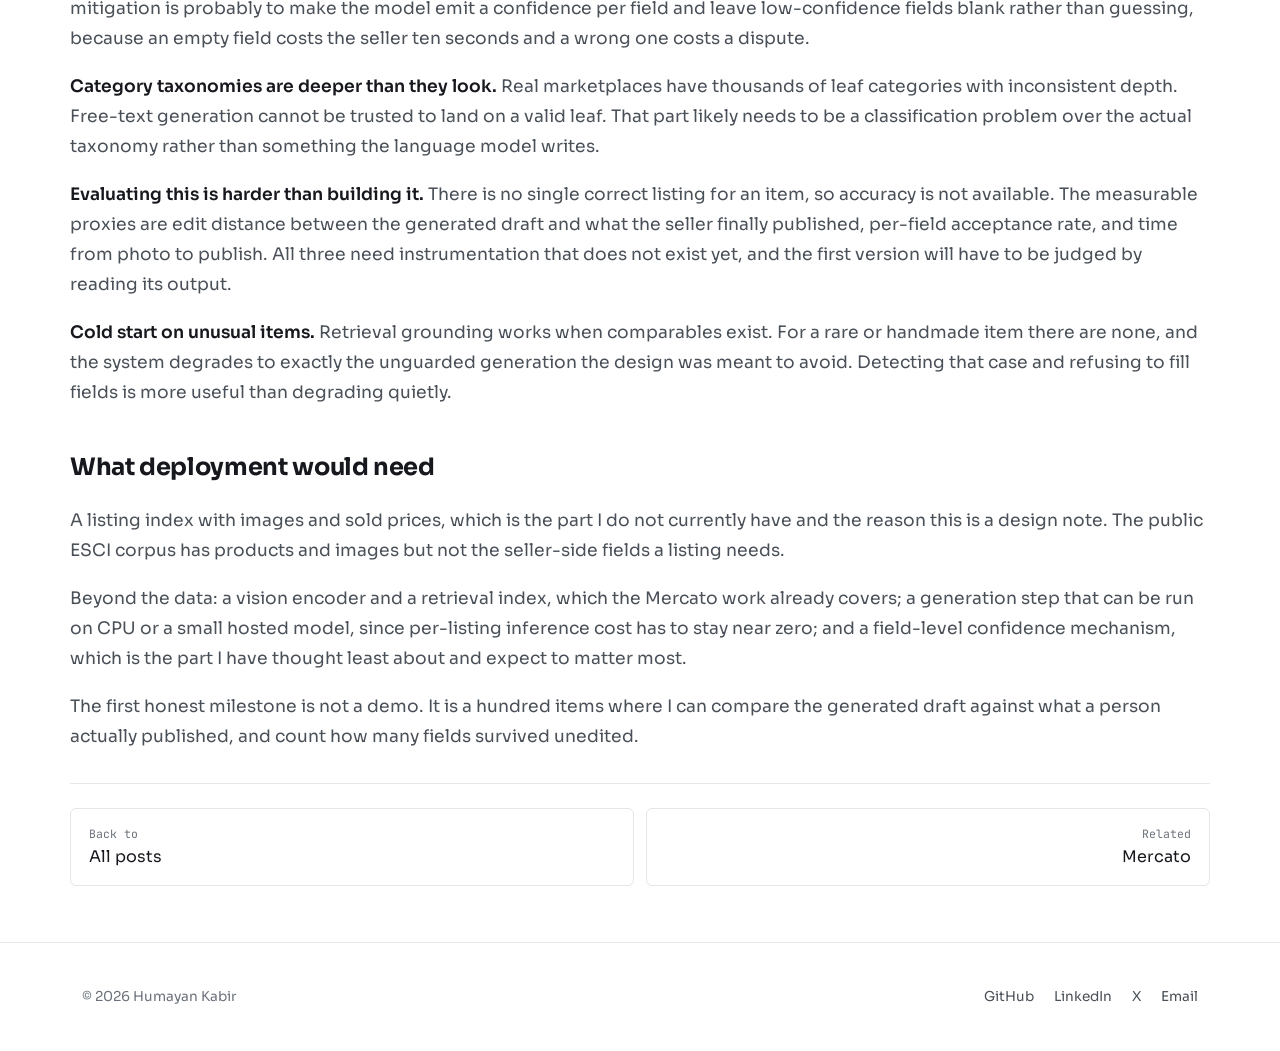
<file: blog/kavel.html>
<!DOCTYPE html>
<html lang="en">
<head>
    <script async src="https://www.googletagmanager.com/gtag/js?id=G-NSLRFGYNE6"></script>
    <script>
        window.dataLayer = window.dataLayer || [];
        function gtag(){dataLayer.push(arguments);}
        gtag('js', new Date());
        gtag('config', 'G-NSLRFGYNE6');
    </script>

    <meta charset="UTF-8">
    <meta name="viewport" content="width=device-width, initial-scale=1.0">
    <title>Kavel: turning a seller's photo into a complete marketplace listing - Humayan Kabir</title>
    <meta name="description" content="One photo in, a complete draft marketplace listing out. What the system should do, what I expect to go wrong, and what deployment would need.">
    <meta name="author" content="Humayan Kabir">

    <meta property="og:type" content="article">
    <meta property="og:url" content="https://humayankabir-re.github.io/blog/kavel.html">
    <meta property="og:title" content="Kavel: from a seller's photo to a complete listing">
    <meta property="og:description" content="Retrieval-grounded listing generation. A design note on the parts I expect to be hard.">
    <meta property="og:image" content="https://humayankabir-re.github.io/assets/img/kavel-card.jpg">

    <meta property="twitter:card" content="summary_large_image">
    <meta property="twitter:url" content="https://humayankabir-re.github.io/blog/kavel.html">
    <meta property="twitter:title" content="Kavel: from a seller's photo to a complete listing">
    <meta property="twitter:description" content="Retrieval-grounded listing generation. A design note on the parts I expect to be hard.">
    <meta property="twitter:image" content="https://humayankabir-re.github.io/assets/img/kavel-card.jpg">

    <link rel="canonical" href="https://humayankabir-re.github.io/blog/kavel.html">
    <link rel="icon" href="data:image/svg+xml,<svg xmlns='http://www.w3.org/2000/svg' viewBox='0 0 64 64'><rect width='64' height='64' rx='12' fill='%23c41e3a'/><text x='32' y='43' font-family='monospace' font-size='30' font-weight='700' fill='%23fff' text-anchor='middle'>HK</text></svg>">

    <link rel="preconnect" href="https://fonts.googleapis.com">
    <link rel="preconnect" href="https://fonts.gstatic.com" crossorigin>
    <link href="https://fonts.googleapis.com/css2?family=JetBrains+Mono:wght@400;500;700&amp;family=Sora:wght@300;400;600;700;800&amp;display=swap" rel="stylesheet">
    <link rel="stylesheet" href="../assets/css/styles.css">

    <script>
        (function () {
            var stored = null;
            try { stored = localStorage.getItem('theme'); } catch (e) {}
            // Explicit choice wins. Otherwise follow the device, so a visitor in
            // dark mode is not hit with a white screen. Light is the fallback.
            if (!stored) {
                stored = window.matchMedia('(prefers-color-scheme: dark)').matches ? 'dark' : 'light';
            }
            document.documentElement.dataset.theme = stored === 'dark' ? 'dark' : 'light';
        })();
    </script>
</head>
<body>
    <!-- icon sprite: generated by tools/inline_sprite.py, do not hand-edit -->
    <svg xmlns="http://www.w3.org/2000/svg" style="display:none" aria-hidden="true">
    <symbol id="arrow-left" viewBox="0 0 24 24" fill="none" stroke="currentColor" stroke-width="2.5" stroke-linecap="round" stroke-linejoin="round">
        <path d="M19 12H5M11 18l-6-6 6-6"/>
      </symbol>
    <symbol id="arrow-up" viewBox="0 0 24 24" fill="none" stroke="currentColor" stroke-width="2">
        <path d="M12 19V5M5 12l7-7 7 7" stroke-linecap="round" stroke-linejoin="round"/>
      </symbol>
    <symbol id="moon" viewBox="0 0 24 24" fill="none" stroke="currentColor" stroke-width="1.8" stroke-linecap="round" stroke-linejoin="round">
        <path d="M21 12.8A9 9 0 1 1 11.2 3a7 7 0 0 0 9.8 9.8z"/>
      </symbol>
    <symbol id="sun" viewBox="0 0 24 24" fill="none" stroke="currentColor" stroke-width="1.8" stroke-linecap="round" stroke-linejoin="round">
        <circle cx="12" cy="12" r="4.2"/>
                              <path d="M12 2v2.4M12 19.6V22M4.2 4.2l1.7 1.7M18.1 18.1l1.7 1.7M2 12h2.4M19.6 12H22M4.2 19.8l1.7-1.7M18.1 5.9l1.7-1.7"/>
      </symbol>
    </svg>
    <!-- end icon sprite -->

    <a href="#main-content" class="skip-to-content">Skip to main content</a>

    <nav class="nav" id="navbar" aria-label="Primary">
        <div class="nav-container">
            <a href="../index.html#hero" class="nav-logo">HK<span class="cursor-blink">_</span></a>
            <div class="nav-menu" id="navMenu">
                <a href="../index.html#about" class="nav-link">About</a>
                <a href="../index.html#projects" class="nav-link">Projects</a>
                <a href="../index.html#experience" class="nav-link">Experience</a>
                <a href="../index.html#skills" class="nav-link">Skills</a>
                <a href="index.html" class="nav-link active">Blog</a>
                <a href="../index.html#contact" class="nav-link">Contact</a>
            </div>
            <div class="nav-actions">
                <button class="theme-toggle" type="button" aria-label="Switch to dark theme">
                    <svg class="icon-moon" width="19" height="19" aria-hidden="true"><use href="#moon"/></svg>
                    <svg class="icon-sun" width="19" height="19" aria-hidden="true"><use href="#sun"/></svg>
                </button>
                <button class="nav-toggle" id="navToggle" type="button" aria-label="Toggle navigation" aria-expanded="false" aria-controls="navMenu">
                    <span></span><span></span><span></span>
                </button>
            </div>
        </div>
    </nav>

    <main id="main-content">
    <article class="post">
        <div class="post-wrap">
            <a href="index.html" class="back-link">
                <svg width="14" height="14" aria-hidden="true"><use href="#arrow-left"/></svg>
                All posts
            </a>
            <h1 class="post-title">Kavel</h1>
            <p class="post-subtitle">Turning a seller's photo into a complete marketplace listing</p>
            <div class="post-meta">
                <span class="status status-progress">In development</span>
                <span>July 2026</span>
                <span>4 min read</span>
                <span class="tag">Design note</span>
            </div>
            <p class="post-note">
                A design note, not a results post. Nothing here has been measured yet. It sets out what the system should do, the parts I expect to be hard, and what would have to be true before it could be deployed.
            </p>
            <div class="post-body">

                <h2>The friction worth removing</h2>
                <p>
                    Selling something secondhand is mostly typing. You photograph the item in about ten seconds, and then you write a title, pick a category, choose a condition, fill in brand and size and colour, and write a description. Every one of those fields is a place to give up, and marketplaces lose listings at each of them.
                </p>
                <p>
                    Most of that information is already in the photograph. A picture of a pair of running shoes contains the brand, roughly the colour, the rough condition and the category. The seller is being asked to transcribe what the image already shows.
                </p>
                <p>
                    Kavel is an attempt to close that gap: one photo in, a complete draft listing out, with the seller editing rather than authoring. The name is Dutch for a lot in an auction.
                </p>

                <h2>The shape of it</h2>
                <p>
                    The obvious approach is to hand the photo to a vision-language model and ask for a listing. That produces fluent text immediately and it is the wrong design, because a model asked to describe a product will invent the parts it cannot see. It will guess a model number. It will assert a size. On a marketplace those are not stylistic errors, they are wrong facts attached to a real transaction.
                </p>
                <p>
                    So retrieval comes first and generation second.
                </p>

                <figure>
                    <!-- generated by tools/build_figures.py from the kv-pipeline spec -->
                    <div class="figure-scroll">
                        <svg viewBox="0 0 1101 208" width="1101" height="208" role="img" aria-label="Intended Kavel pipeline: a seller photo is encoded, matched against comparable listings, and the retrieved comparables ground a generated title, description and attribute set." xmlns="http://www.w3.org/2000/svg">
                          <defs>
                            <marker id="arrow" markerWidth="9" markerHeight="9" refX="8" refY="3.2" orient="auto">
                              <path d="M0 0 L8 3.2 L0 6.4 z" fill="currentColor" opacity="0.55"/>
                            </marker>
                          </defs>
                          <g fill="none" stroke="currentColor" stroke-width="1.4" opacity="0.55" marker-end="url(#arrow)">
                            <path d="M209 87 L284 87"/>
                            <path d="M485 87 L560 87"/>
                            <path d="M787 87 L862 87"/>
                          </g>
                          <g font-family="Sora, sans-serif" text-anchor="middle">
                            <rect x="12" y="55" width="197" height="64" rx="7" fill="var(--surface-card)" stroke="var(--border)" stroke-width="1.2" stroke-dasharray="4 3"/>
                            <text x="110" y="83" font-size="16" font-weight="700" fill="var(--text-primary)">Seller photo</text>
                            <text x="110" y="102" font-size="14.5" fill="var(--text-muted)">one image, no text</text>
                            <rect x="288" y="55" width="197" height="64" rx="7" fill="var(--surface-raised)" stroke="var(--border-strong)" stroke-width="1.2"/>
                            <text x="386" y="83" font-size="16" font-weight="700" fill="var(--text-primary)">Vision encoder</text>
                            <text x="386" y="102" font-size="14.5" fill="var(--text-muted)">image embedding</text>
                            <rect x="564" y="55" width="223" height="64" rx="7" fill="var(--surface-card)" stroke="var(--border-strong)" stroke-width="1.2"/>
                            <text x="676" y="83" font-size="16" font-weight="700" fill="var(--text-primary)">Retrieve comparables</text>
                            <text x="676" y="102" font-size="14.5" fill="var(--text-muted)">nearest sold listings</text>
                            <rect x="866" y="46" width="223" height="82" rx="7" fill="var(--accent-wash)" stroke="var(--accent)" stroke-width="1.4"/>
                            <text x="978" y="74" font-size="16" font-weight="700" fill="var(--text-primary)">Grounded generation</text>
                            <text x="978" y="93" font-size="14.5" fill="var(--text-muted)">title, description,</text>
                            <text x="978" y="110" font-size="14.5" fill="var(--text-muted)">attributes</text>
                            <text x="550" y="196" font-size="13" fill="var(--text-muted)">Retrieval first, generation second. The comparables are what keep the copy honest.</text>
                          </g>
                        </svg>
                    </div>
                    <figcaption>
                        Figure 1. Intended pipeline. The generation step never sees only the photo; it always sees the photo alongside comparable listings that already sold.
                    </figcaption>
                </figure>

                <p>
                    The photo is encoded and matched against listings of visually similar items that have already sold. Those comparables are then given to the generation step as context. The model is not asked what this item is, it is asked to describe this item given these twenty similar ones. Attribute values come from what comparable listings actually used, not from the model's imagination.
                </p>
                <p>
                    This is the same architecture as <a href="mercato.html">Mercato</a>, pointed in the other direction. Mercato takes a query and finds products. Kavel takes a product and finds products, then writes about the difference.
                </p>

                <h2>What I expect to go wrong</h2>
                <p>
                    <strong>Hallucinated attributes are the whole risk.</strong> Retrieval grounding reduces invention but does not eliminate it. A model handed twenty comparable running shoes will happily assert a size that appeared in the comparables and is wrong for this item. The mitigation is probably to make the model emit a confidence per field and leave low-confidence fields blank rather than guessing, because an empty field costs the seller ten seconds and a wrong one costs a dispute.
                </p>
                <p>
                    <strong>Category taxonomies are deeper than they look.</strong> Real marketplaces have thousands of leaf categories with inconsistent depth. Free-text generation cannot be trusted to land on a valid leaf. That part likely needs to be a classification problem over the actual taxonomy rather than something the language model writes.
                </p>
                <p>
                    <strong>Evaluating this is harder than building it.</strong> There is no single correct listing for an item, so accuracy is not available. The measurable proxies are edit distance between the generated draft and what the seller finally published, per-field acceptance rate, and time from photo to publish. All three need instrumentation that does not exist yet, and the first version will have to be judged by reading its output.
                </p>
                <p>
                    <strong>Cold start on unusual items.</strong> Retrieval grounding works when comparables exist. For a rare or handmade item there are none, and the system degrades to exactly the unguarded generation the design was meant to avoid. Detecting that case and refusing to fill fields is more useful than degrading quietly.
                </p>

                <h2>What deployment would need</h2>
                <p>
                    A listing index with images and sold prices, which is the part I do not currently have and the reason this is a design note. The public ESCI corpus has products and images but not the seller-side fields a listing needs.
                </p>
                <p>
                    Beyond the data: a vision encoder and a retrieval index, which the Mercato work already covers; a generation step that can be run on CPU or a small hosted model, since per-listing inference cost has to stay near zero; and a field-level confidence mechanism, which is the part I have thought least about and expect to matter most.
                </p>
                <p>
                    The first honest milestone is not a demo. It is a hundred items where I can compare the generated draft against what a person actually published, and count how many fields survived unedited.
                </p>

                <nav class="post-nav" aria-label="Post navigation">
                    <a href="index.html"><span>Back to</span>All posts</a>
                    <a href="mercato.html" class="next"><span>Related</span>Mercato</a>
                </nav>
            </div>
        </div>
    </article>
    </main>

    <footer class="footer">
        <div class="container">
            <div class="footer-content">
                <p class="footer-text">&copy; <span data-year>2026</span> Humayan Kabir</p>
                <div class="footer-links">
                    <a href="https://github.com/HumayanKabir-re" target="_blank" rel="noopener">GitHub</a>
                    <a href="https://linkedin.com/in/humayan-kabir-linked" target="_blank" rel="noopener">LinkedIn</a>
                    <a href="https://x.com/hk_on_x" target="_blank" rel="noopener">X</a>
                    <a href="mailto:humayan.kabir.official@gmail.com">Email</a>
                </div>
            </div>
        </div>
    </footer>

    <button id="backToTop" class="back-to-top" type="button" aria-label="Back to top">
        <svg width="20" height="20" aria-hidden="true"><use href="#arrow-up"/></svg>
    </button>

    <script src="../assets/js/main.js"></script>
</body>
</html>
</file>
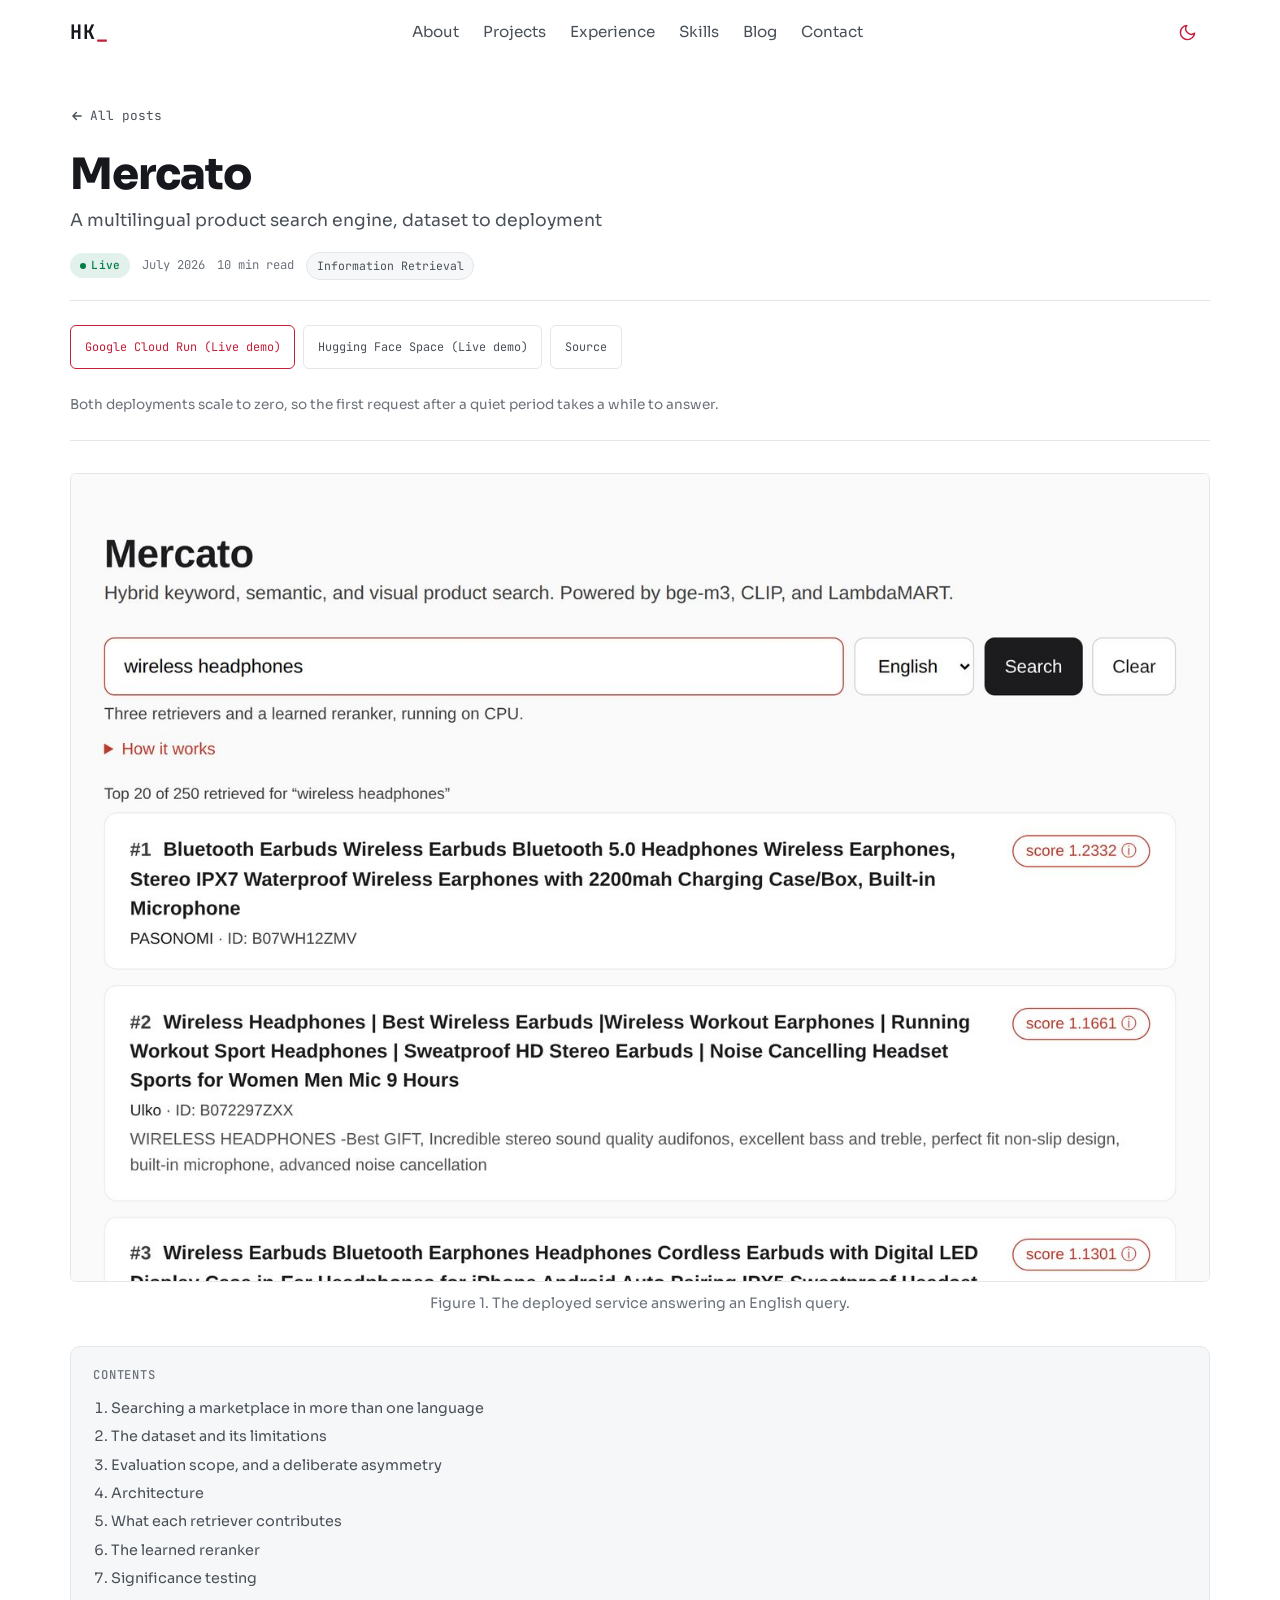
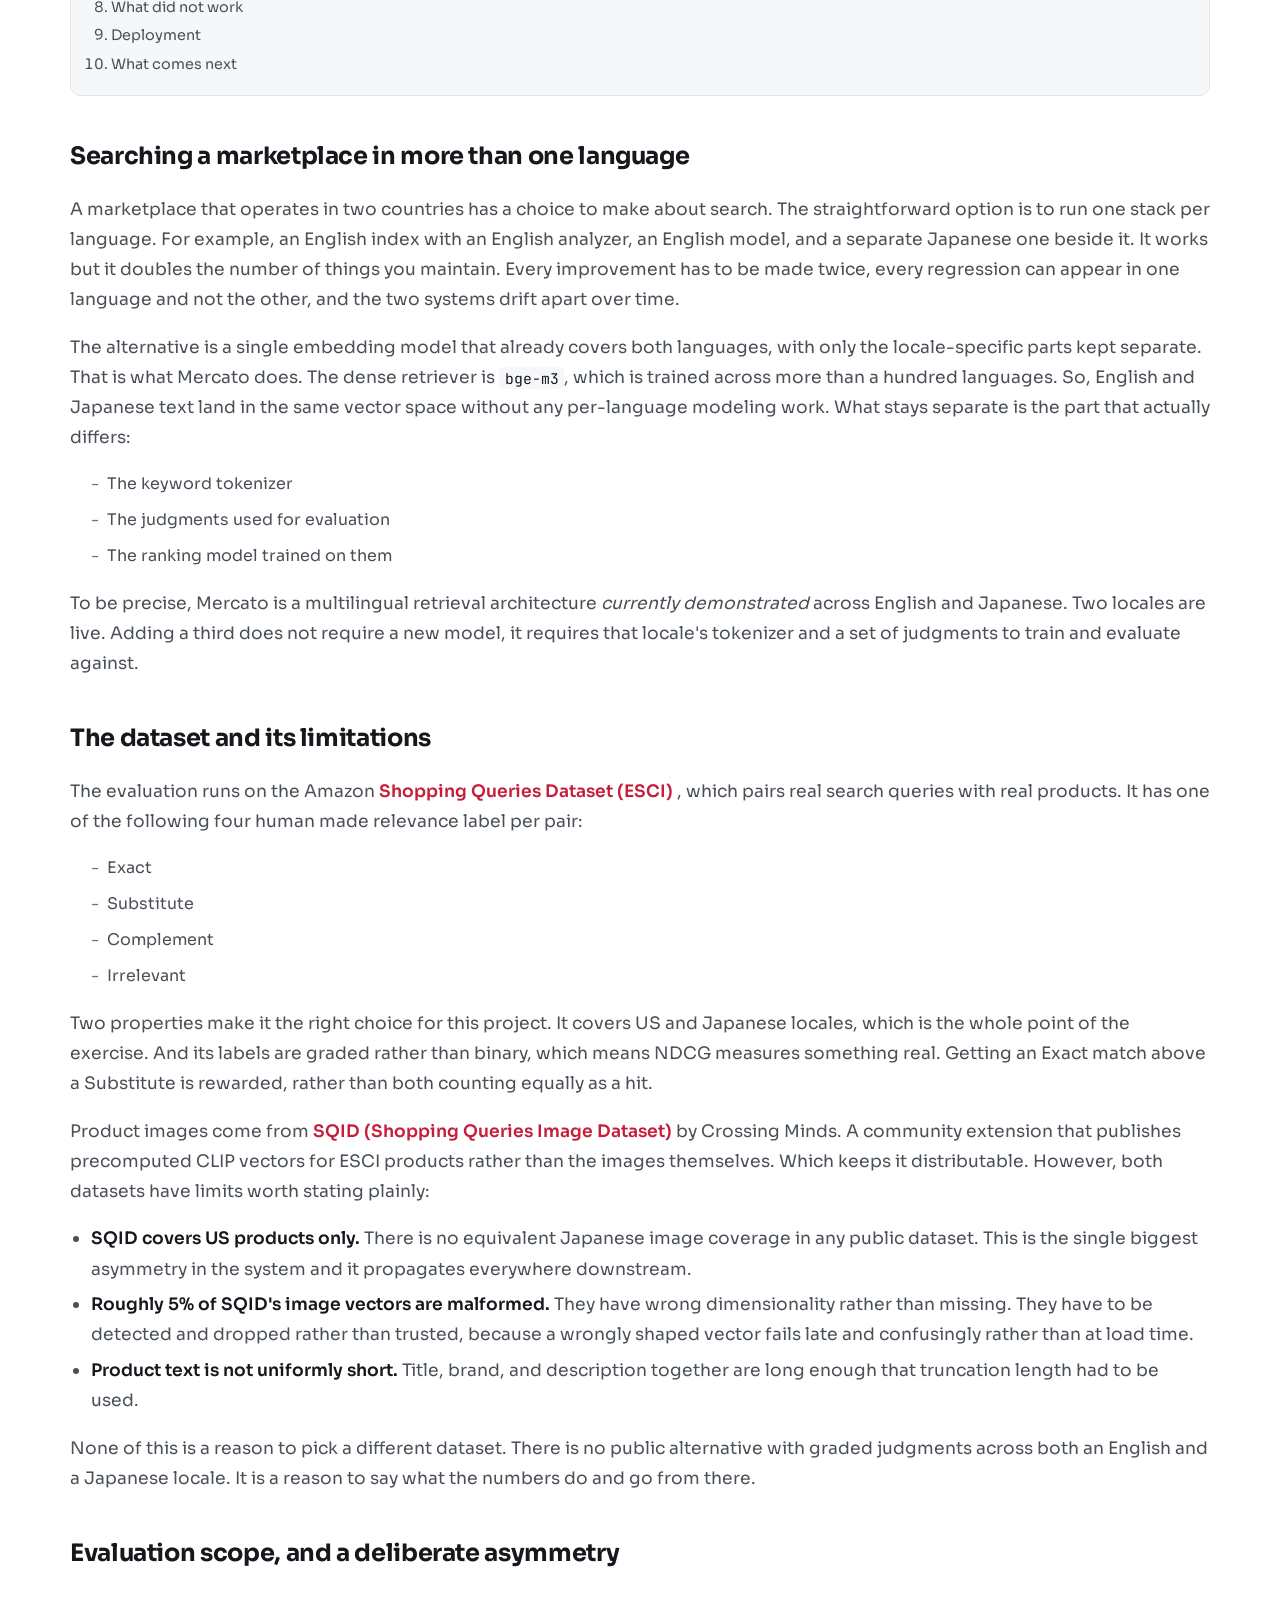
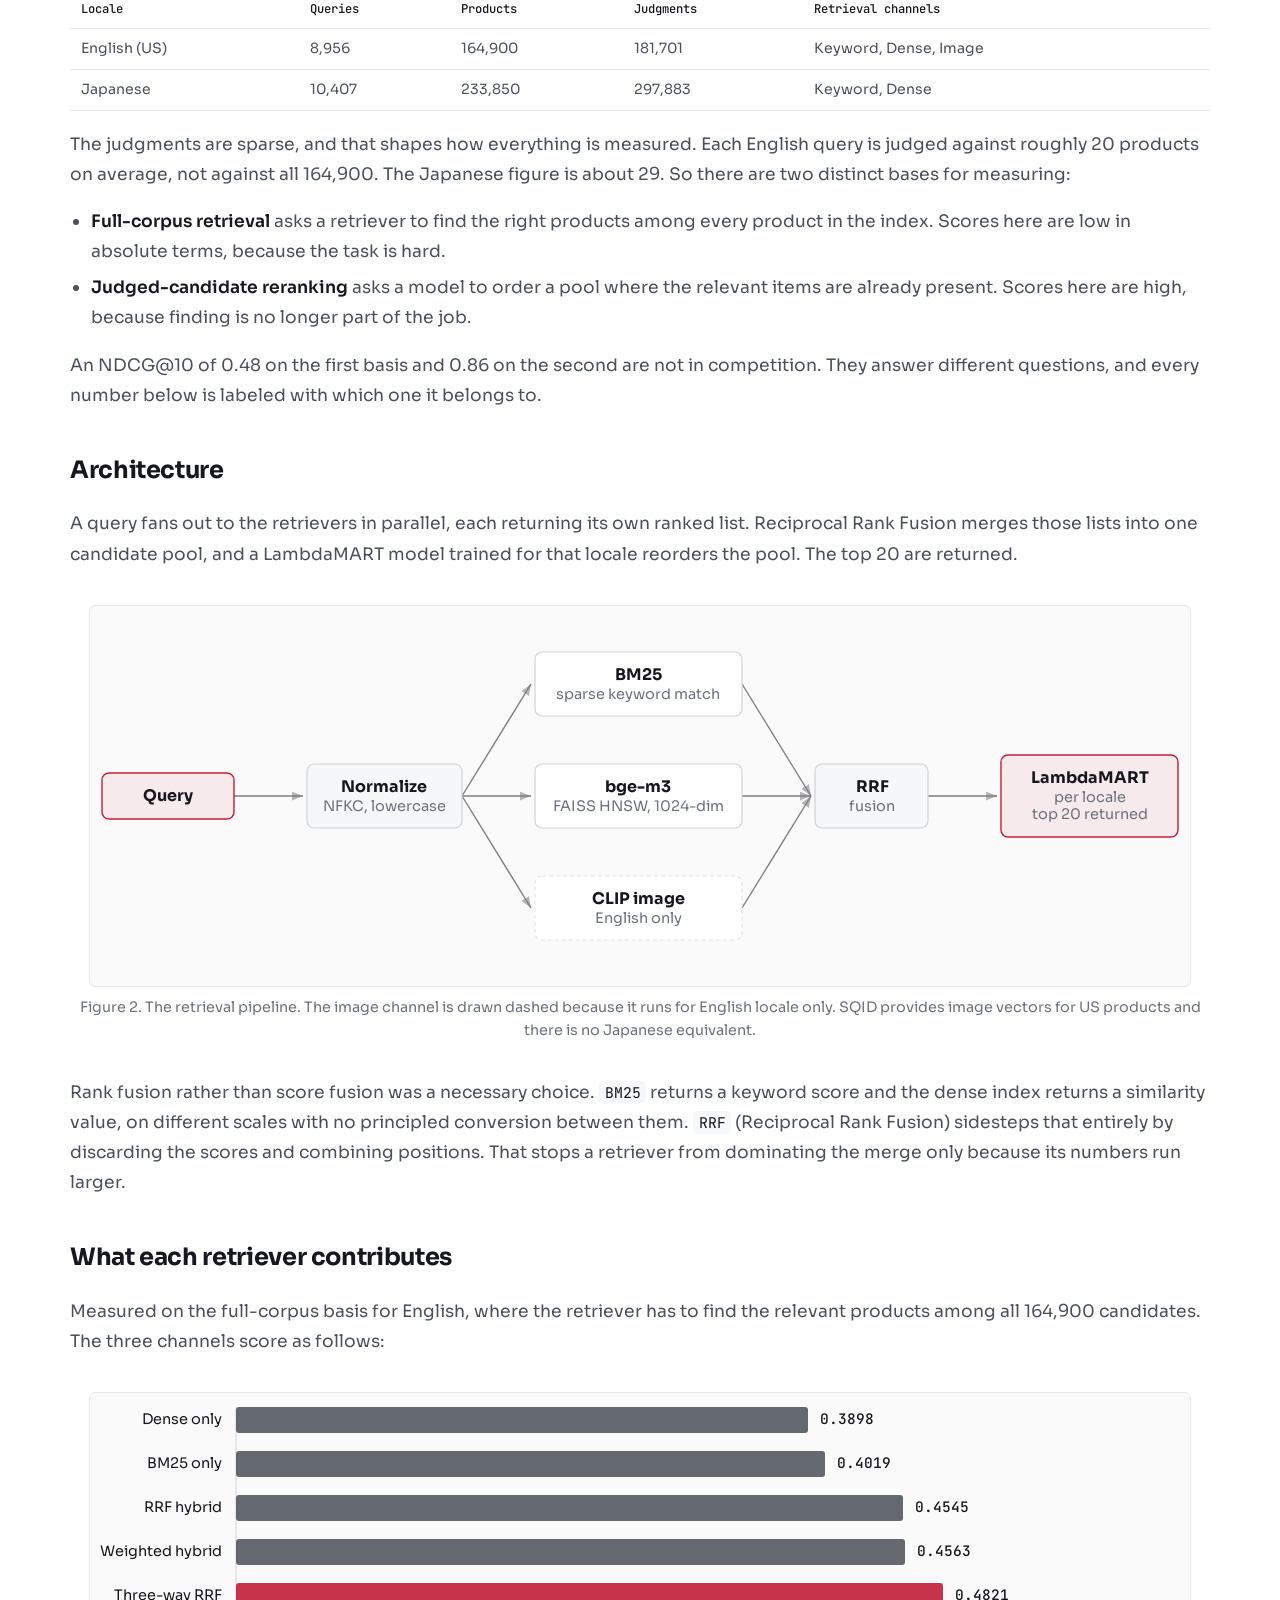
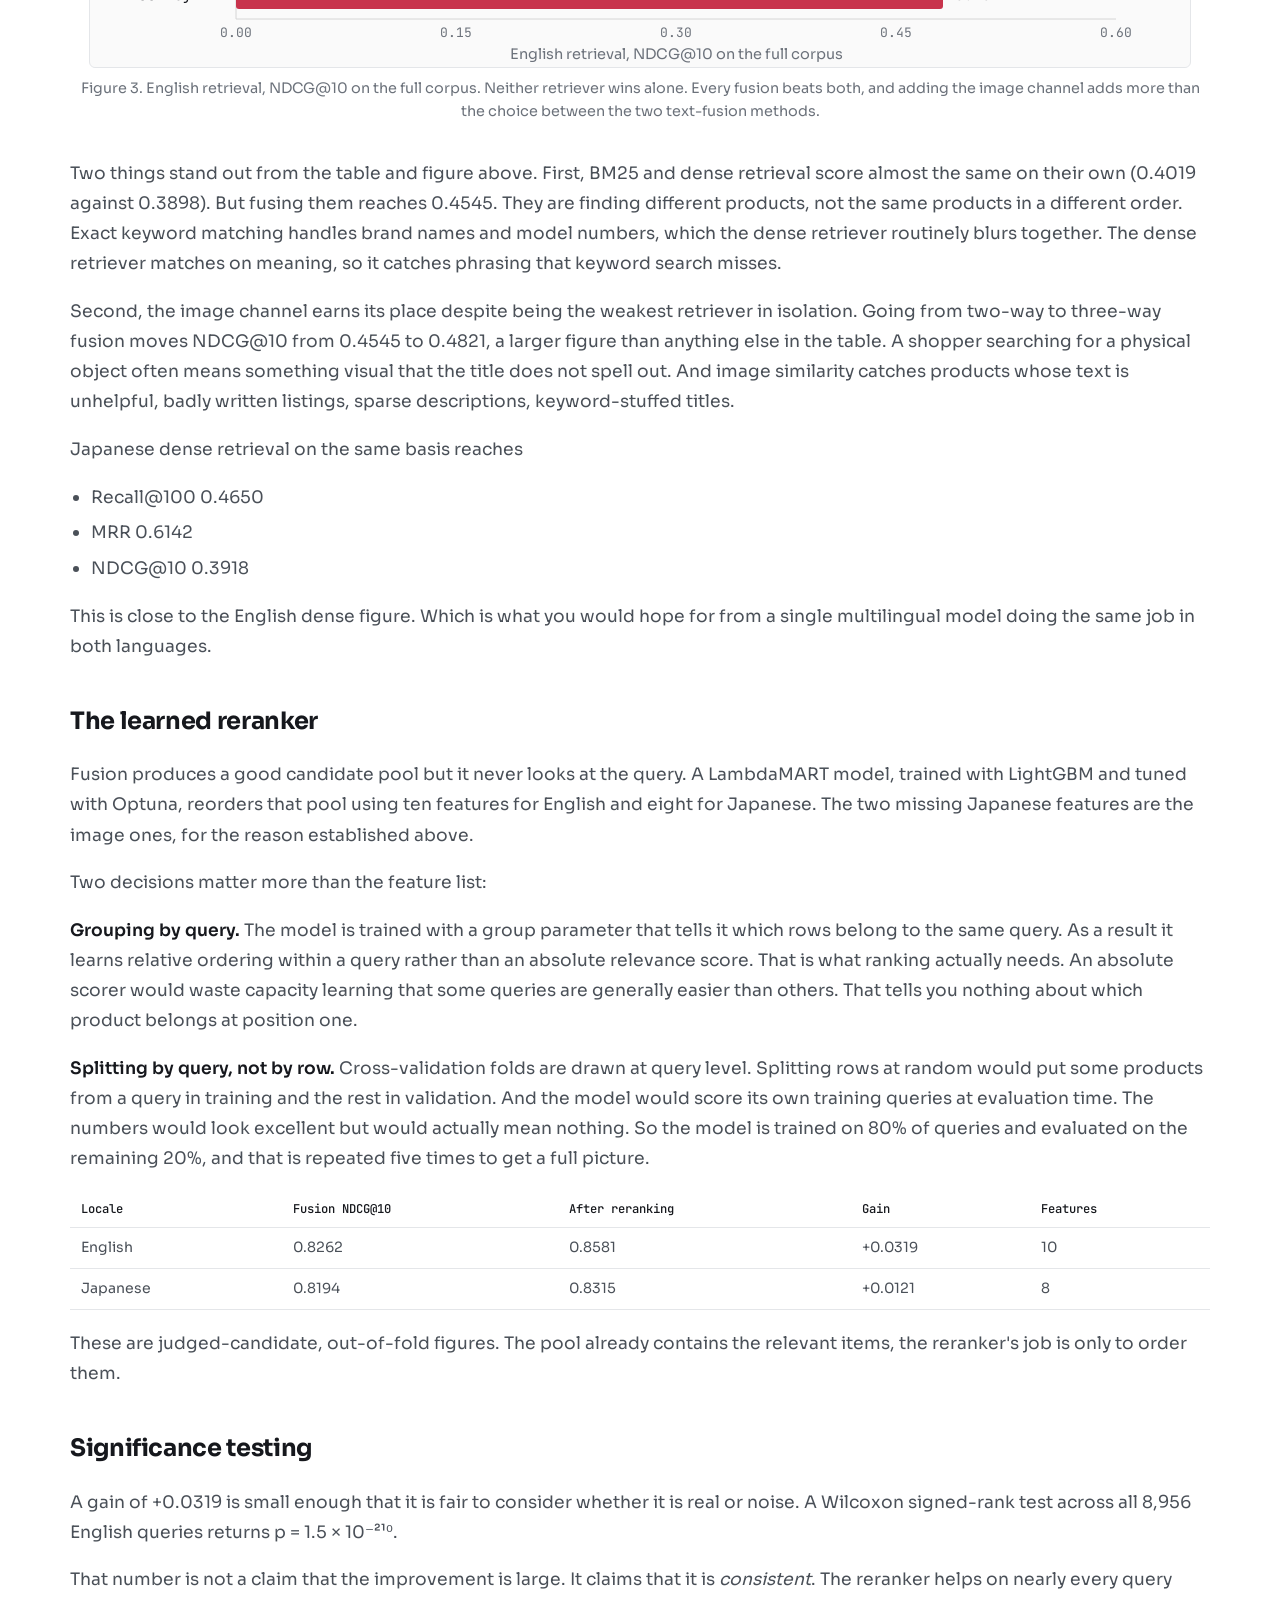
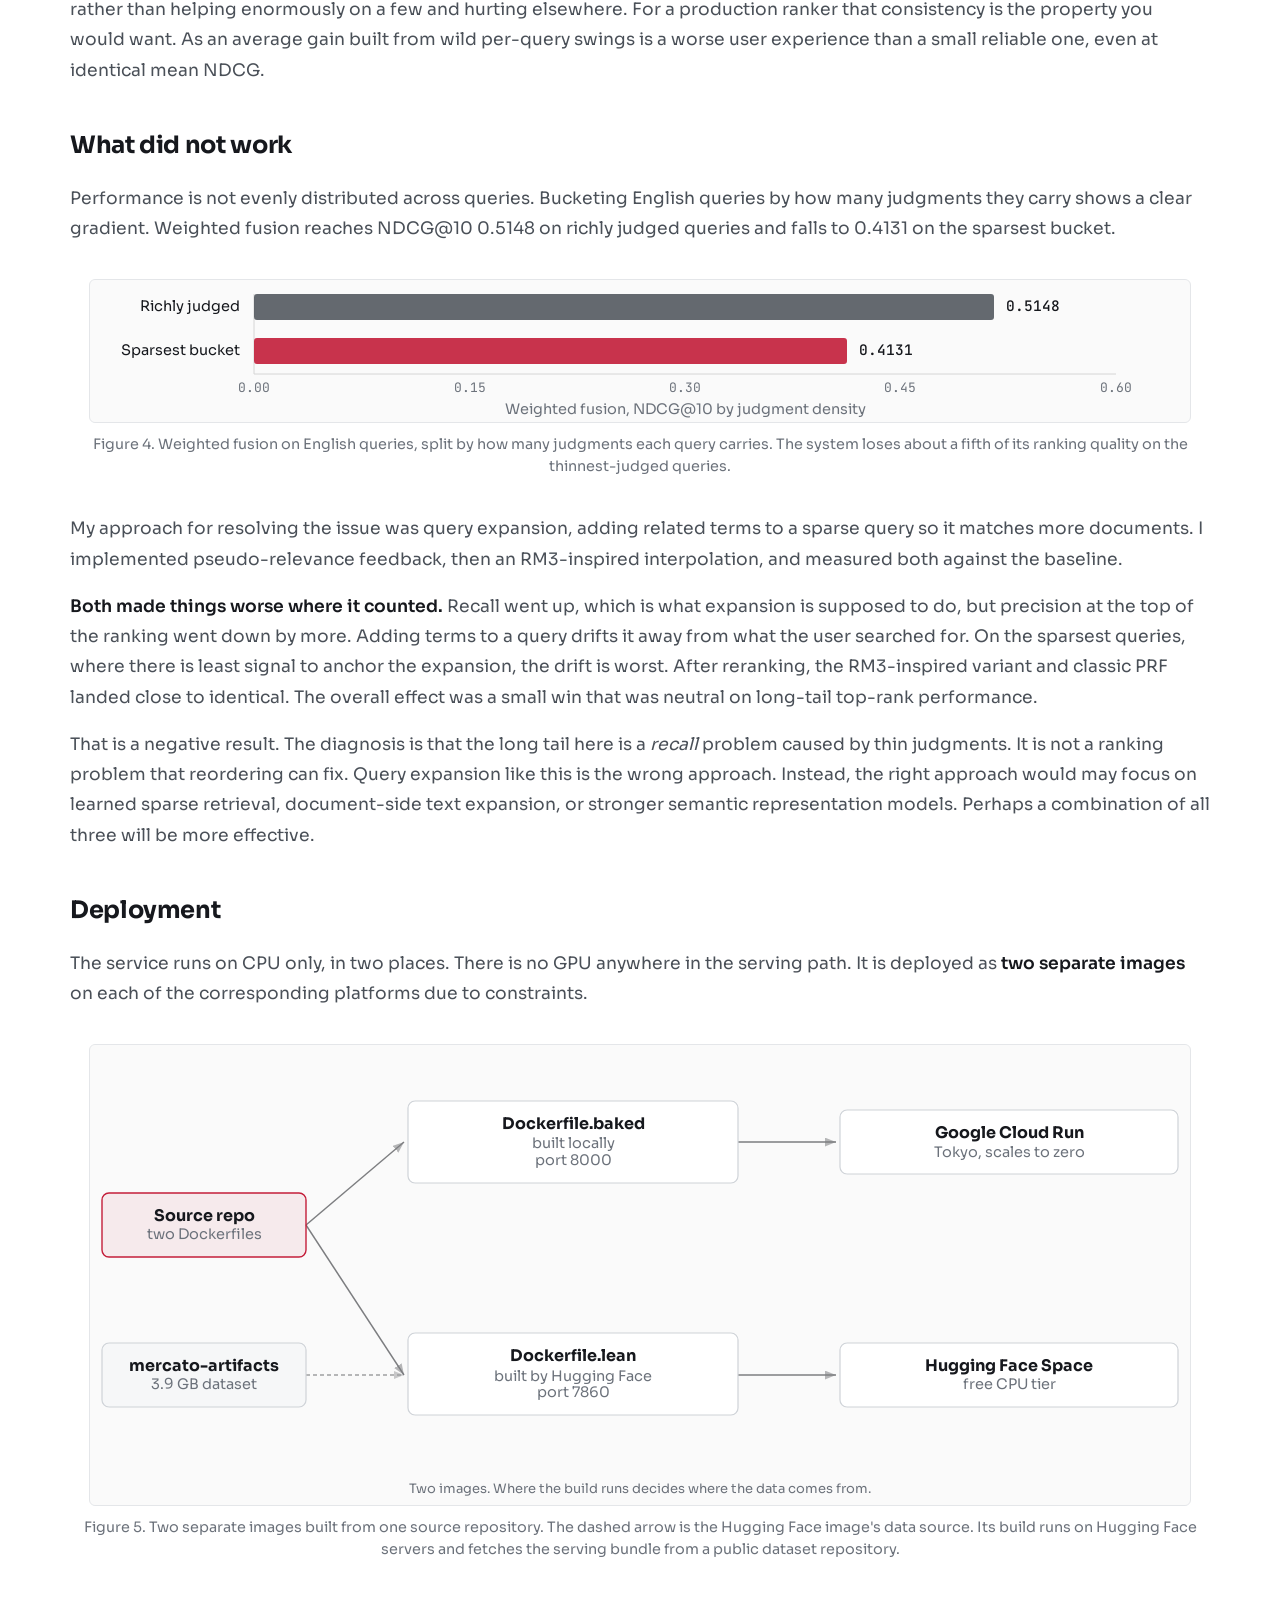
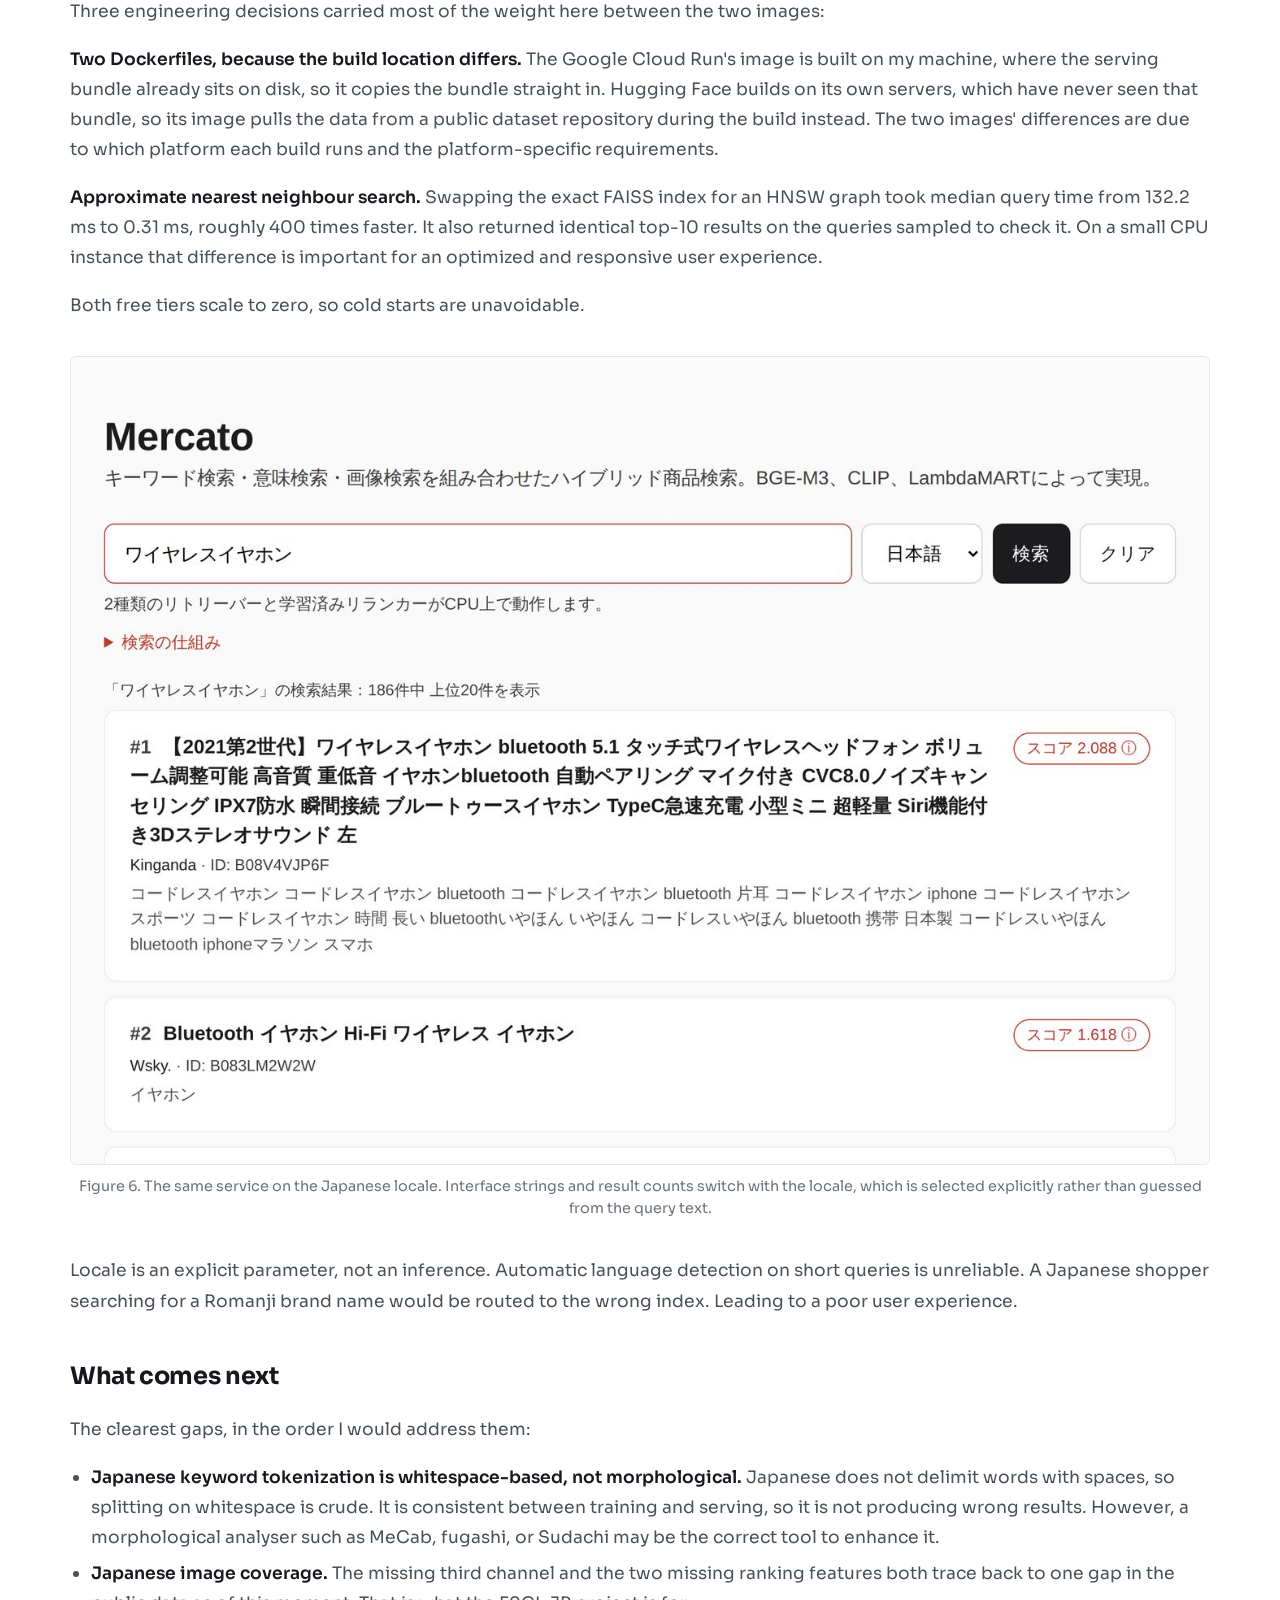
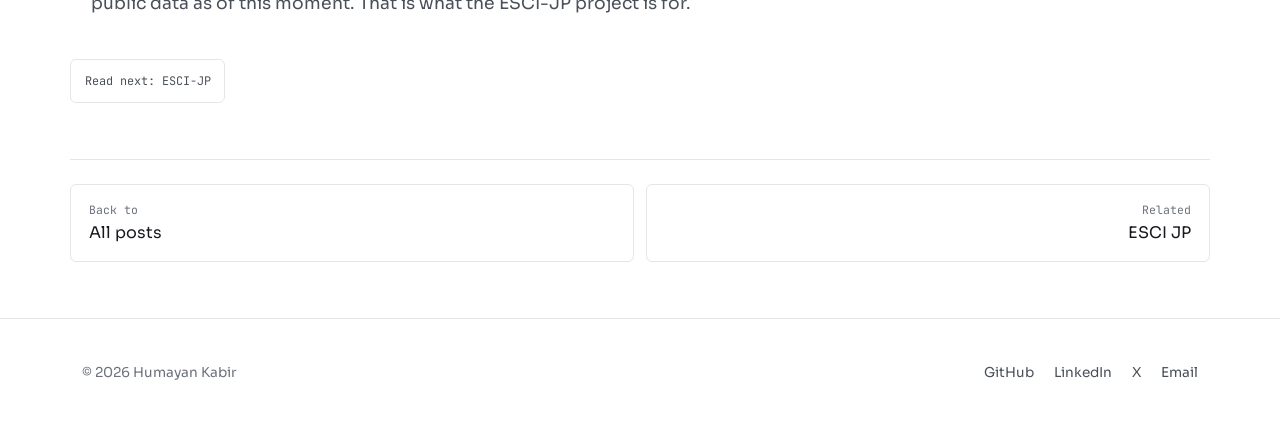
<file: blog/mercato.html>
<!DOCTYPE html>
<html lang="en">
<head>
    <script async src="https://www.googletagmanager.com/gtag/js?id=G-NSLRFGYNE6"></script>
    <script>
        window.dataLayer = window.dataLayer || [];
        function gtag(){dataLayer.push(arguments);}
        gtag('js', new Date());
        gtag('config', 'G-NSLRFGYNE6');
    </script>

    <!-- Meta tags for SEO and social sharing -->
    <meta charset="UTF-8">
    <meta name="viewport" content="width=device-width, initial-scale=1.0">
    <title>Mercato: a multilingual product search engine, dataset to deployment - Humayan Kabir</title>
    <meta name="description" content="Building and evaluating a multilingual product search engine over the Amazon ESCI dataset: three retrieval channels, rank fusion, a learned reranker, and deployment on CPU across two free tiers.">
    <meta name="author" content="Humayan Kabir">

    <meta property="og:type" content="article">
    <meta property="og:url" content="https://humayankabir-re.github.io/blog/mercato.html">
    <meta property="og:title" content="Mercato: a multilingual product search engine, dataset to deployment">
    <meta property="og:description" content="Three retrieval channels, rank fusion, a learned reranker, and deployment on CPU across two free tiers.">
    <meta property="og:image" content="https://humayankabir-re.github.io/assets/img/mercato-us.jpg">

    <meta property="twitter:card" content="summary_large_image">
    <meta property="twitter:url" content="https://humayankabir-re.github.io/blog/mercato.html">
    <meta property="twitter:title" content="Mercato: a multilingual product search engine, dataset to deployment">
    <meta property="twitter:description" content="Three retrieval channels, rank fusion, a learned reranker, and deployment on CPU across two free tiers.">
    <meta property="twitter:image" content="https://humayankabir-re.github.io/assets/img/mercato-us.jpg">
    <!-- End meta tags for SEO and social sharing -->

    <link rel="canonical" href="https://humayankabir-re.github.io/blog/mercato.html">
    <link rel="icon" href="data:image/svg+xml,<svg xmlns='http://www.w3.org/2000/svg' viewBox='0 0 64 64'><rect width='64' height='64' rx='12' fill='%23c41e3a'/><text x='32' y='43' font-family='monospace' font-size='30' font-weight='700' fill='%23fff' text-anchor='middle'>HK</text></svg>">

    <link rel="preconnect" href="https://fonts.googleapis.com">
    <link rel="preconnect" href="https://fonts.gstatic.com" crossorigin>
    <link href="https://fonts.googleapis.com/css2?family=JetBrains+Mono:wght@400;500;700&amp;family=Sora:wght@300;400;600;700;800&amp;display=swap" rel="stylesheet">
    <link rel="stylesheet" href="../assets/css/styles.css">

    <!-- Auto Detect Theme start -->
    <script>
        // Applied before first paint so the page never flashes the wrong theme.
        (function () {
            var stored = null;
            try { stored = localStorage.getItem('theme'); } catch (e) {}
            // Explicit choice wins. Otherwise follow the device, so a visitor in dark mode is not hit with a white screen. Light is the fallback.
            if (!stored) {
                stored = window.matchMedia('(prefers-color-scheme: dark)').matches ? 'dark' : 'light';
            }
            document.documentElement.dataset.theme = stored === 'dark' ? 'dark' : 'light';
        })();
    </script>
    <!-- Auto Detect Theme end -->
</head>
<body>
    <!-- Icon sprite start -->
    <svg xmlns="http://www.w3.org/2000/svg" style="display:none" aria-hidden="true">
        <symbol id="arrow-left" viewBox="0 0 24 24" fill="none" stroke="currentColor" stroke-width="2.5" stroke-linecap="round" stroke-linejoin="round">
            <path d="M19 12H5M11 18l-6-6 6-6"/>
        </symbol>
        <symbol id="arrow-up" viewBox="0 0 24 24" fill="none" stroke="currentColor" stroke-width="2">
            <path d="M12 19V5M5 12l7-7 7 7" stroke-linecap="round" stroke-linejoin="round"/>
        </symbol>
        <symbol id="moon" viewBox="0 0 24 24" fill="none" stroke="currentColor" stroke-width="1.8" stroke-linecap="round" stroke-linejoin="round">
            <path d="M21 12.8A9 9 0 1 1 11.2 3a7 7 0 0 0 9.8 9.8z"/>
        </symbol>
        <symbol id="sun" viewBox="0 0 24 24" fill="none" stroke="currentColor" stroke-width="1.8" stroke-linecap="round" stroke-linejoin="round">
            <circle cx="12" cy="12" r="4.2"/>
            <path d="M12 2v2.4M12 19.6V22M4.2 4.2l1.7 1.7M18.1 18.1l1.7 1.7M2 12h2.4M19.6 12H22M4.2 19.8l1.7-1.7M18.1 5.9l1.7-1.7"/>
        </symbol>
    </svg>
    <!-- Icon sprite end -->
    
    <a href="#main-content" class="skip-to-content">Skip to main content</a>

    <!-- Navigation start -->
    <nav class="nav" id="navbar" aria-label="Primary">
        <div class="nav-container">
            <a href="../index.html#hero" class="nav-logo">HK<span class="cursor-blink">_</span></a>
            <div class="nav-menu" id="navMenu">
                <a href="../index.html#about" class="nav-link">About</a>
                <a href="../index.html#projects" class="nav-link">Projects</a>
                <a href="../index.html#experience" class="nav-link">Experience</a>
                <a href="../index.html#skills" class="nav-link">Skills</a>
                <a href="index.html" class="nav-link">Blog</a>
                <a href="../index.html#contact" class="nav-link">Contact</a>
            </div>
            <div class="nav-actions">
                <button class="theme-toggle" type="button" aria-label="Switch to dark theme">
                    <svg class="icon-moon" width="19" height="19" aria-hidden="true"><use href="#moon"/></svg>
                    <svg class="icon-sun" width="19" height="19" aria-hidden="true"><use href="#sun"/></svg>
                </button>
                <button class="nav-toggle" id="navToggle" type="button" aria-label="Toggle navigation" aria-expanded="false" aria-controls="navMenu">
                    <span></span><span></span><span></span>
                </button>
            </div>
        </div>
    </nav>
    <!-- Navigation end -->

    <main id="main-content">
    <article class="post">
        <div class="post-wrap">
            <!-- Back link start-->
            <a href="index.html" class="back-link">
                <svg width="14" height="14" aria-hidden="true"><use href="#arrow-left"/></svg>
                All posts
            </a>
            <!-- Back link end-->

            <!-- Post Header start -->
            <h1 class="post-title">Mercato</h1>
            <p class="post-subtitle">A multilingual product search engine, dataset to deployment</p>
            <div class="post-meta">
                <span class="status status-live">Live</span>
                <span>July 2026</span>
                <span>10 min read</span>
                <span class="tag">Information Retrieval</span>
            </div>
            <!-- Post Header end -->

            <!-- Post Links start -->
            <div class="post-links">
                <a href="https://mercato-903037425525.asia-northeast1.run.app" target="_blank" rel="noopener" class="project-link primary">Google Cloud Run (Live demo)</a>
                <a href="https://huggingface.co/spaces/humayan-kabir/mercato" target="_blank" rel="noopener" class="project-link">Hugging Face Space (Live demo)</a>
                <a href="https://github.com/HumayanKabir-re/mercato" target="_blank" rel="noopener" class="project-link">Source</a>
            </div>
            <!-- Post Links end -->
            
            <!-- Post Note start -->
            <p class="post-note">
                Both deployments scale to zero, so the first request after a quiet period takes a while to answer.
            </p>
            <!-- Post Note end -->

            <!-- Deployed Service Image start -->
            <figure>
                <img src="../assets/img/mercato-us.jpg" alt="The Mercato search interface returning ranked results for the English query wireless headphones" width="1400" height="993" loading="eager">
                <figcaption>
                    Figure 1. The deployed service answering an English query.
                </figcaption>
            </figure>
            <!-- Deployed Service Image end -->

            <!-- Table of Contents start -->
            <nav class="post-toc" aria-label="Contents">
                <h2>Contents</h2>
                <ol>
                    <li><a href="#problem">Searching a marketplace in more than one language</a></li>
                    <li><a href="#dataset">The dataset and its limitations</a></li>
                    <li><a href="#scope">Evaluation scope, and a deliberate asymmetry</a></li>
                    <li><a href="#architecture">Architecture</a></li>
                    <li><a href="#retrievers">What each retriever contributes</a></li>
                    <li><a href="#reranker">The learned reranker</a></li>
                    <li><a href="#significance">Significance testing</a></li>
                    <li><a href="#longtail">What did not work</a></li>
                    <li><a href="#deployment">Deployment</a></li>
                    <li><a href="#next">What comes next</a></li>
                </ol>
            </nav>
            <!-- Table of Contents end -->

            <div class="post-body">
                <!-- Introduction and Problem statement section start -->
                <h2 id="problem">Searching a marketplace in more than one language</h2>

                <p>
                    A marketplace that operates in two countries has a choice to make about search. The straightforward option is to run one stack per language. 
                    For example, an English index with an English analyzer, an English model, and a separate Japanese one beside it. 
                    It works but it doubles the number of things you maintain.
                    Every improvement has to be made twice, every regression can appear in one language and not the other, and the two systems drift apart over time.
                </p>
                <p>
                    The alternative is a single embedding model that already covers both languages, with only the locale-specific parts kept separate. 
                    That is what Mercato does. 
                    The dense retriever is <code>bge-m3</code>, which is trained across more than a hundred languages.
                    So, English and Japanese text land in the same vector space without any per-language modeling work.
                    What stays separate is the part that actually differs:
                </p>
                <ul class="dashed-bullets">
                    <li>The keyword tokenizer</li>
                    <li>The judgments used for evaluation</li>
                    <li>The ranking model trained on them</li>
                </ul>
                <p>
                    To be precise, Mercato is a multilingual retrieval architecture <em>currently demonstrated</em> across English and Japanese. 
                    Two locales are live. 
                    Adding a third does not require a new model, it requires that locale's tokenizer and a set of judgments to train and evaluate against. 
                </p>

                <h2 id="dataset">The dataset and its limitations</h2>

                <p>
                    The evaluation runs on the Amazon 
                    <strong>
                        <a href="https://github.com/AmazonScience/esci" target="_blank" rel="noopener">
                            Shopping Queries Dataset  (ESCI)
                        </a>
                    </strong>,
                    which pairs real search queries with real products.
                    It has one of the following four human made relevance label per pair: 
                </p>
                    <ul class="dashed-bullets">
                        <li>Exact</li>
                        <li>Substitute</li>
                        <li>Complement</li>
                        <li>Irrelevant</li>
                    </ul>
                <p>
                    Two properties make it the right choice for this project. 
                    It covers US and Japanese locales, which is the whole point of the exercise. 
                    And its labels are graded rather than binary, which means NDCG measures something real. 
                    Getting an Exact match above a Substitute is rewarded, rather than both counting equally as a hit. 
                </p>
                <p>
                    Product images come from 
                    <strong>
                        <a href="https://github.com/crossing-minds/shopping-queries-image-dataset" target="_blank" rel="noopener noreferrer">
                            SQID (Shopping Queries Image Dataset)
                        </a>
                    </strong> 
                    by Crossing Minds. 
                    A community extension that publishes precomputed CLIP vectors for ESCI products rather than the images themselves. 
                    Which keeps it distributable. 
                    However, both datasets have limits worth stating plainly:
                </p>
                <ul>
                    <li><strong>SQID covers US products only.</strong> There is no equivalent Japanese image
                        coverage in any public dataset. This is the single biggest asymmetry in the system and it
                        propagates everywhere downstream.</li>
                    <li><strong>Roughly 5% of SQID's image vectors are malformed.</strong> They have wrong dimensionality
                        rather than missing. They have to be detected and dropped rather than trusted, because a
                        wrongly shaped vector fails late and confusingly rather than at load time.</li>
                    <li><strong>Product text is not uniformly short.</strong> Title, brand, and description
                        together are long enough that truncation length had to be used.</li>
                </ul>
                <p>
                    None of this is a reason to pick a different dataset. 
                    There is no public alternative with graded judgments across both an English and a Japanese locale. 
                    It is a reason to say what the numbers do and go from there. 
                </p>
                <!-- Introduction and Problem statement section end -->
                
                <!-- Evaluation scope section start -->
                <h2 id="scope">Evaluation scope, and a deliberate asymmetry</h2>

                <div class="table-scroll">
                    <table class="data-table">
                        <thead>
                            <tr>
                                <th>Locale</th>
                                <th>Queries</th>
                                <th>Products</th>
                                <th>Judgments</th>
                                <th>Retrieval channels</th>
                            </tr>
                        </thead>
                        <tbody>
                            <tr>
                                <td>English (US)</td>
                                <td>8,956</td>
                                <td>164,900</td>
                                <td>181,701</td>
                                <td>Keyword, Dense, Image</td>
                            </tr>
                            <tr>
                                <td>Japanese</td>
                                <td>10,407</td>
                                <td>233,850</td>
                                <td>297,883</td>
                                <td>Keyword, Dense</td>
                            </tr>
                        </tbody>
                    </table>
                </div>

                <p>
                    The judgments are sparse, and that shapes how everything is measured. 
                    Each English query is judged against roughly 20 products on average, not against all 164,900. 
                    The Japanese figure is about 29. 
                    So there are two distinct bases for measuring:
                </p>
                <ul>
                    <li><strong>Full-corpus retrieval</strong> asks a retriever to find the right products among
                        every product in the index. Scores here are low in absolute terms, because the task is
                        hard.</li>
                    <li><strong>Judged-candidate reranking</strong> asks a model to order a pool where the
                        relevant items are already present. Scores here are high, because finding is no longer
                        part of the job.</li>
                </ul>
                <p>
                    An NDCG@10 of 0.48 on the first basis and 0.86 on the second are not in competition. 
                    They answer different questions, and every number below is labeled with which one it belongs to. 
                </p>
                <!-- Evaluation scope section end -->

                <!-- Architecture section start -->
                <h2 id="architecture">Architecture</h2>

                <p>
                    A query fans out to the retrievers in parallel, each returning its own ranked list. 
                    Reciprocal Rank Fusion merges those lists into one candidate pool, and a LambdaMART model trained for that locale reorders the pool. 
                    The top 20 are returned. 
                </p>

                <figure>
                    <!-- generated by tools/build_figures.py from the architecture spec -->
                    <div class="figure-scroll">
                        <svg viewBox="0 0 1100 380" width="1100" height="380" role="img" aria-label="Retrieval pipeline: a query is normalized, fanned out to BM25, dense and image retrievers in parallel, merged by reciprocal rank fusion, and reordered by a per-locale LambdaMART model" xmlns="http://www.w3.org/2000/svg">
                          <defs>
                            <marker id="arrow" markerWidth="9" markerHeight="9" refX="8" refY="3.2" orient="auto">
                              <path d="M0 0 L8 3.2 L0 6.4 z" fill="currentColor" opacity="0.55"/>
                            </marker>
                          </defs>
                          <g fill="none" stroke="currentColor" stroke-width="1.4" opacity="0.55" marker-end="url(#arrow)">
                            <path d="M144 190 L213 190"/>
                            <path d="M372 190 L441 78"/>
                            <path d="M372 190 L441 190"/>
                            <path d="M372 190 L441 302"/>
                            <path d="M652 78 L721 190"/>
                            <path d="M652 190 L721 190"/>
                            <path d="M652 302 L721 190"/>
                            <path d="M838 190 L907 190"/>
                          </g>
                          <g font-family="Sora, sans-serif" text-anchor="middle">
                            <rect x="12" y="167" width="132" height="46" rx="7" fill="var(--accent-wash)" stroke="var(--accent)" stroke-width="1.4"/>
                            <text x="78" y="195" font-size="16" font-weight="700" fill="var(--text-primary)">Query</text>
                            <rect x="217" y="158" width="155" height="64" rx="7" fill="var(--surface-raised)" stroke="var(--border-strong)" stroke-width="1.2"/>
                            <text x="294" y="186" font-size="16" font-weight="700" fill="var(--text-primary)">Normalize</text>
                            <text x="294" y="205" font-size="14.5" fill="var(--text-muted)">NFKC, lowercase</text>
                            <rect x="445" y="46" width="207" height="64" rx="7" fill="var(--surface-card)" stroke="var(--border-strong)" stroke-width="1.2"/>
                            <text x="548" y="74" font-size="16" font-weight="700" fill="var(--text-primary)">BM25</text>
                            <text x="548" y="93" font-size="14.5" fill="var(--text-muted)">sparse keyword match</text>
                            <rect x="445" y="158" width="207" height="64" rx="7" fill="var(--surface-card)" stroke="var(--border-strong)" stroke-width="1.2"/>
                            <text x="548" y="186" font-size="16" font-weight="700" fill="var(--text-primary)">bge-m3</text>
                            <text x="548" y="205" font-size="14.5" fill="var(--text-muted)">FAISS HNSW, 1024-dim</text>
                            <rect x="445" y="270" width="207" height="64" rx="7" fill="var(--surface-card)" stroke="var(--border)" stroke-width="1.2" stroke-dasharray="4 3"/>
                            <text x="548" y="298" font-size="16" font-weight="700" fill="var(--text-primary)">CLIP image</text>
                            <text x="548" y="317" font-size="14.5" fill="var(--text-muted)">English only</text>
                            <rect x="725" y="158" width="113" height="64" rx="7" fill="var(--surface-raised)" stroke="var(--border-strong)" stroke-width="1.2"/>
                            <text x="782" y="186" font-size="16" font-weight="700" fill="var(--text-primary)">RRF</text>
                            <text x="782" y="205" font-size="14.5" fill="var(--text-muted)">fusion</text>
                            <rect x="911" y="149" width="177" height="82" rx="7" fill="var(--accent-wash)" stroke="var(--accent)" stroke-width="1.4"/>
                            <text x="1000" y="177" font-size="16" font-weight="700" fill="var(--text-primary)">LambdaMART</text>
                            <text x="1000" y="196" font-size="14.5" fill="var(--text-muted)">per locale</text>
                            <text x="1000" y="213" font-size="14.5" fill="var(--text-muted)">top 20 returned</text>
                          </g>
                        </svg>
                    </div>
                    <figcaption>
                        Figure 2. The retrieval pipeline. 
                        The image channel is drawn dashed because it runs for English locale only. 
                        SQID provides image vectors for US products and there is no Japanese equivalent. 
                    </figcaption>
                </figure>

                <p>
                    Rank fusion rather than score fusion was a necessary choice.
                    <code>BM25</code> returns a keyword score and the dense index returns a similarity value, on different scales with no principled conversion between them.
                    <code>RRF</code> (Reciprocal Rank Fusion) sidesteps that entirely by discarding the scores and combining positions.
                    That stops a retriever from dominating the merge only because its numbers run larger.
                </p>
                <!-- Architecture section end -->

                <!-- What each retriever contributes section start -->
                <h2 id="retrievers">What each retriever contributes</h2>

                <p>
                    Measured on the full-corpus basis for English, where the retriever has to find the relevant products among all 164,900 candidates.
                    The three channels score as follows:
                </p>

                <figure>
                    <!-- generated by tools/build_figures.py from the retrieval-comparison spec -->
                    <div class="figure-scroll">
                        <svg viewBox="0 0 1100 274" width="1100" height="274" role="img" aria-label="NDCG at 10 for five English retrieval configurations, from 0.3898 for dense alone to 0.4821 for three-way fusion" xmlns="http://www.w3.org/2000/svg">
                          <g font-family="Sora, sans-serif">
                            <g stroke="currentColor" opacity="0.16" stroke-width="1">
                              <path d="M146 14 V226"/>
                              <path d="M146 226 H1026"/>
                            </g>
                            <g font-family="JetBrains Mono, monospace" font-size="13" fill="var(--text-muted)" text-anchor="middle">
                              <text x="146" y="244">0.00</text>
                              <text x="366" y="244">0.15</text>
                              <text x="586" y="244">0.30</text>
                              <text x="806" y="244">0.45</text>
                              <text x="1026" y="244">0.60</text>
                            </g>
                            <text x="132" y="31" font-size="14.5" text-anchor="end" fill="var(--text-primary)">Dense only</text>
                            <rect x="146" y="14" width="572" height="26" rx="3" fill="var(--text-secondary)" opacity="0.85"/>
                            <text x="730" y="31" font-family="JetBrains Mono, monospace" font-size="14.5" font-weight="500" fill="var(--text-primary)">0.3898</text>
                            <text x="132" y="75" font-size="14.5" text-anchor="end" fill="var(--text-primary)">BM25 only</text>
                            <rect x="146" y="58" width="589" height="26" rx="3" fill="var(--text-secondary)" opacity="0.85"/>
                            <text x="747" y="75" font-family="JetBrains Mono, monospace" font-size="14.5" font-weight="500" fill="var(--text-primary)">0.4019</text>
                            <text x="132" y="119" font-size="14.5" text-anchor="end" fill="var(--text-primary)">RRF hybrid</text>
                            <rect x="146" y="102" width="667" height="26" rx="3" fill="var(--text-secondary)" opacity="0.85"/>
                            <text x="825" y="119" font-family="JetBrains Mono, monospace" font-size="14.5" font-weight="500" fill="var(--text-primary)">0.4545</text>
                            <text x="132" y="163" font-size="14.5" text-anchor="end" fill="var(--text-primary)">Weighted hybrid</text>
                            <rect x="146" y="146" width="669" height="26" rx="3" fill="var(--text-secondary)" opacity="0.85"/>
                            <text x="827" y="163" font-family="JetBrains Mono, monospace" font-size="14.5" font-weight="500" fill="var(--text-primary)">0.4563</text>
                            <text x="132" y="207" font-size="14.5" text-anchor="end" fill="var(--text-primary)">Three-way RRF</text>
                            <rect x="146" y="190" width="707" height="26" rx="3" fill="var(--accent)" opacity="0.9"/>
                            <text x="865" y="207" font-family="JetBrains Mono, monospace" font-size="14.5" font-weight="500" fill="var(--text-primary)">0.4821</text>
                            <text x="586" y="266" font-size="14.5" fill="var(--text-muted)" text-anchor="middle">English retrieval, NDCG@10 on the full corpus</text>
                          </g>
                        </svg>
                    </div>
                    <figcaption>
                        Figure 3. English retrieval, NDCG@10 on the full corpus. 
                        Neither retriever wins alone. 
                        Every fusion beats both, and adding the image channel adds more than the choice between the two text-fusion methods.
                    </figcaption>
                </figure>

                <p>
                    Two things stand out from the table and figure above.
                    First, BM25 and dense retrieval score almost the same on their own (0.4019 against 0.3898). 
                    But fusing them reaches 0.4545. 
                    They are finding different products, not the same products in a different order. 
                    Exact keyword matching handles brand names and model numbers, which the dense retriever routinely blurs together. 
                    The dense retriever matches on meaning, so it catches phrasing that keyword search misses.
                </p>
                <p>
                    Second, the image channel earns its place despite being the weakest retriever in isolation. 
                    Going from two-way to three-way fusion moves NDCG@10 from 0.4545 to 0.4821, a larger figure than anything else in the table. 
                    A shopper searching for a physical object often means something visual that the title does not spell out. 
                    And image similarity catches products whose text is unhelpful, badly written listings, sparse descriptions, keyword-stuffed titles.
                </p>
                <p>
                    Japanese dense retrieval on the same basis reaches
                </p> 
                <ul>
                    <li>Recall@100 0.4650</li>
                    <li>MRR 0.6142</li>
                    <li>NDCG@10 0.3918</li>
                </ul>
                <p>    
                    This is close to the English dense figure. 
                    Which is what you would hope for from a single multilingual model doing the same job in both languages.
                </p>
                <!-- What each retriever contributes section end -->

                <!-- The learned reranker section start -->
                <h2 id="reranker">The learned reranker</h2>

                <p>
                    Fusion produces a good candidate pool but it never looks at the query.
                    A LambdaMART model, trained with LightGBM and tuned with Optuna, reorders that pool using ten features for English and eight for Japanese. 
                    The two missing Japanese features are the image ones, for the reason established above.
                </p>
                <p>
                    Two decisions matter more than the feature list:
                </p>
                <p>
                    <strong>Grouping by query.</strong>
                    The model is trained with a group parameter that tells it which rows belong to the same query. 
                    As a result it learns relative ordering within a query rather than an absolute relevance score. 
                    That is what ranking actually needs. 
                    An absolute scorer would waste capacity learning that some queries are generally easier than others.
                    That tells you nothing about which product belongs at position one.
                </p>
                <p>
                    <strong>Splitting by query, not by row.</strong> 
                    Cross-validation folds are drawn at query level. 
                    Splitting rows at random would put some products from a query in training and the rest in validation. 
                    And the model would score its own training queries at evaluation time. 
                    The numbers would look excellent but would actually mean nothing.
                    So the model is trained on 80% of queries and evaluated on the remaining 20%, and that is repeated five times to get a full picture.
                </p>

                <div class="table-scroll">
                    <table class="data-table">
                        <thead>
                            <tr>
                                <th>Locale</th>
                                <th>Fusion NDCG@10</th>
                                <th>After reranking</th>
                                <th>Gain</th>
                                <th>Features</th>
                            </tr>
                        </thead>
                        <tbody>
                            <tr>
                                <td>English</td>
                                <td>0.8262</td>
                                <td>0.8581</td>
                                <td>+0.0319</td>
                                <td>10</td>
                            </tr>
                            <tr>
                                <td>Japanese</td>
                                <td>0.8194</td>
                                <td>0.8315</td>
                                <td>+0.0121</td>
                                <td>8</td>
                            </tr>
                        </tbody>
                    </table>
                </div>
                <p>
                    These are judged-candidate, out-of-fold figures. 
                    The pool already contains the relevant items, the reranker's job is only to order them.
                </p>
                <!-- The learned reranker section end -->

                <!-- Significance testing section start -->
                <h2 id="significance">Significance testing</h2>

                <p>
                    A gain of +0.0319 is small enough that it is fair to consider whether it is real or noise. 
                    A Wilcoxon signed-rank test across all 8,956 English queries returns p = 1.5 × 10⁻²¹⁰.
                </p>
                <p>
                    That number is not a claim that the improvement is large. It claims that it is <em>consistent</em>. 
                    The reranker helps on nearly every query rather than helping enormously on a few and hurting elsewhere. 
                    For a production ranker that consistency is the property you would want. 
                    As an average gain built from wild per-query swings is a worse user experience than a small reliable one, even at identical mean NDCG.
                </p>
                <!-- Significance testing section end -->

                <!-- What did not work section start -->
                <h2 id="longtail">What did not work</h2>

                <p>
                    Performance is not evenly distributed across queries. 
                    Bucketing English queries by how many judgments they carry shows a clear gradient. 
                    Weighted fusion reaches NDCG@10 0.5148 on richly judged queries and falls to 0.4131 on the sparsest bucket.
                </p>

                <figure>
                    <!-- generated by tools/build_figures.py from the longtail spec -->
                    <div class="figure-scroll">
                        <svg viewBox="0 0 1100 142" width="1100" height="142" role="img" aria-label="NDCG at 10 of 0.5148 on richly judged queries against 0.4131 on the sparsest bucket" xmlns="http://www.w3.org/2000/svg">
                          <g font-family="Sora, sans-serif">
                            <g stroke="currentColor" opacity="0.16" stroke-width="1">
                              <path d="M164 14 V94"/>
                              <path d="M164 94 H1026"/>
                            </g>
                            <g font-family="JetBrains Mono, monospace" font-size="13" fill="var(--text-muted)" text-anchor="middle">
                              <text x="164" y="112">0.00</text>
                              <text x="380" y="112">0.15</text>
                              <text x="595" y="112">0.30</text>
                              <text x="810" y="112">0.45</text>
                              <text x="1026" y="112">0.60</text>
                            </g>
                            <text x="150" y="31" font-size="14.5" text-anchor="end" fill="var(--text-primary)">Richly judged</text>
                            <rect x="164" y="14" width="740" height="26" rx="3" fill="var(--text-secondary)" opacity="0.85"/>
                            <text x="916" y="31" font-family="JetBrains Mono, monospace" font-size="14.5" font-weight="500" fill="var(--text-primary)">0.5148</text>
                            <text x="150" y="75" font-size="14.5" text-anchor="end" fill="var(--text-primary)">Sparsest bucket</text>
                            <rect x="164" y="58" width="593" height="26" rx="3" fill="var(--accent)" opacity="0.9"/>
                            <text x="769" y="75" font-family="JetBrains Mono, monospace" font-size="14.5" font-weight="500" fill="var(--text-primary)">0.4131</text>
                            <text x="595" y="134" font-size="14.5" fill="var(--text-muted)" text-anchor="middle">Weighted fusion, NDCG@10 by judgment density</text>
                          </g>
                        </svg>
                    </div>
                    <figcaption>
                        Figure 4. Weighted fusion on English queries, split by how many judgments each query carries. 
                        The system loses about a fifth of its ranking quality on the thinnest-judged queries.
                    </figcaption>
                </figure>

                <p>
                    My approach for resolving the issue was query expansion, adding related terms to a sparse query so it matches more documents. 
                    I implemented pseudo-relevance feedback, then an RM3-inspired interpolation, and measured both against the baseline.
                </p>
                <p>
                    <strong>Both made things worse where it counted.</strong> 
                    Recall went up, which is what expansion is supposed to do, but precision at the top of the ranking went down by more.
                    Adding terms to a query drifts it away from what the user searched for. 
                    On the sparsest queries, where there is least signal to anchor the expansion, the drift is worst. 
                    After reranking, the RM3-inspired variant and classic PRF landed close to identical. 
                    The overall effect was a small win that was neutral on long-tail top-rank performance.
                </p>
                <p>
                    That is a negative result. The diagnosis is that the long tail here is a <em>recall</em> problem caused by thin judgments. 
                    It is not a ranking problem that reordering can fix. Query expansion like this is the wrong approach.
                    Instead, the right approach would may focus on learned sparse retrieval, document-side text expansion, or stronger semantic representation models.
                    Perhaps a combination of all three will be more effective.
                </p>
                <!-- What did not work section end -->

                <!-- Deployment section start -->
                <h2 id="deployment">Deployment</h2>

                <p>
                    The service runs on CPU only, in two places. There is no GPU anywhere in the serving path. 
                    It is deployed as <strong>two separate images</strong> on each of the corresponding platforms due to constraints.
                </p>

                <figure>
                    <!-- generated by tools/build_figures.py from the deployment spec -->
                    <div class="figure-scroll">
                        <svg viewBox="0 0 1100 460" width="1100" height="460" role="img" aria-label="Two images built from one source repository: a baked image built locally and deployed to Google Cloud Run, and a lean image built on Hugging Face servers that pulls its artifacts from a public dataset repository" xmlns="http://www.w3.org/2000/svg">
                          <defs>
                            <marker id="arrow" markerWidth="9" markerHeight="9" refX="8" refY="3.2" orient="auto">
                              <path d="M0 0 L8 3.2 L0 6.4 z" fill="currentColor" opacity="0.55"/>
                            </marker>
                          </defs>
                          <g fill="none" stroke="currentColor" stroke-width="1.4" opacity="0.55" marker-end="url(#arrow)">
                            <path d="M216 180 L314 97"/>
                            <path d="M216 180 L314 330"/>
                            <path d="M648 97 L746 97"/>
                            <path d="M648 330 L746 330"/>
                          </g>
                          <g fill="none" stroke="currentColor" stroke-width="1.3" opacity="0.4" stroke-dasharray="4 3" marker-end="url(#arrow)">
                            <path d="M216 330 L314 330"/>
                          </g>
                          <g font-family="Sora, sans-serif" text-anchor="middle">
                            <rect x="12" y="148" width="204" height="64" rx="7" fill="var(--accent-wash)" stroke="var(--accent)" stroke-width="1.4"/>
                            <text x="114" y="176" font-size="16" font-weight="700" fill="var(--text-primary)">Source repo</text>
                            <text x="114" y="194" font-size="14.5" fill="var(--text-muted)">two Dockerfiles</text>
                            <rect x="12" y="298" width="204" height="64" rx="7" fill="var(--surface-raised)" stroke="var(--border-strong)" stroke-width="1.2"/>
                            <text x="114" y="326" font-size="16" font-weight="700" fill="var(--text-primary)">mercato-artifacts</text>
                            <text x="114" y="344" font-size="14.5" fill="var(--text-muted)">3.9 GB dataset</text>
                            <rect x="318" y="56" width="330" height="82" rx="7" fill="var(--surface-card)" stroke="var(--border-strong)" stroke-width="1.2"/>
                            <text x="483" y="84" font-size="16" font-weight="700" fill="var(--text-primary)">Dockerfile.baked</text>
                            <text x="483" y="103" font-size="14.5" fill="var(--text-muted)">built locally</text>
                            <text x="483" y="120" font-size="14.5" fill="var(--text-muted)">port 8000</text>
                            <rect x="318" y="288" width="330" height="82" rx="7" fill="var(--surface-card)" stroke="var(--border-strong)" stroke-width="1.2"/>
                            <text x="483" y="316" font-size="16" font-weight="700" fill="var(--text-primary)">Dockerfile.lean</text>
                            <text x="483" y="336" font-size="14.5" fill="var(--text-muted)">built by Hugging Face</text>
                            <text x="483" y="352" font-size="14.5" fill="var(--text-muted)">port 7860</text>
                            <rect x="750" y="65" width="338" height="64" rx="7" fill="var(--surface-card)" stroke="var(--border-strong)" stroke-width="1.2"/>
                            <text x="919" y="93" font-size="16" font-weight="700" fill="var(--text-primary)">Google Cloud Run</text>
                            <text x="919" y="112" font-size="14.5" fill="var(--text-muted)">Tokyo, scales to zero</text>
                            <rect x="750" y="298" width="338" height="64" rx="7" fill="var(--surface-card)" stroke="var(--border-strong)" stroke-width="1.2"/>
                            <text x="919" y="326" font-size="16" font-weight="700" fill="var(--text-primary)">Hugging Face Space</text>
                            <text x="919" y="344" font-size="14.5" fill="var(--text-muted)">free CPU tier</text>
                            <text x="550" y="448" font-size="13" fill="var(--text-muted)">Two images. Where the build runs decides where the data comes from.</text>
                          </g>
                        </svg>
                    </div>
                    <figcaption>
                        Figure 5. Two separate images built from one source repository. 
                        The dashed arrow is the Hugging Face image's data source. 
                        Its build runs on Hugging Face servers and fetches the serving bundle from a public dataset repository.
                    </figcaption>
                </figure>

                <p>
                    Three engineering decisions carried most of the weight here between the two images:
                </p>
                <p>
                    <strong>Two Dockerfiles, because the build location differs.</strong> 
                    The Google Cloud Run's image is built on my machine, where the serving bundle already sits on disk, so it copies the bundle straight in. 
                    Hugging Face builds on its own servers, which have never seen that bundle, so its image pulls the data from a public dataset repository during the build instead.
                    The two images' differences are due to which platform each build runs and the platform-specific requirements.
                </p>
                <p>
                    <strong>Approximate nearest neighbour search.</strong> 
                    Swapping the exact FAISS index for an HNSW graph took median query time from 132.2 ms to 0.31 ms, roughly 400 times faster. 
                    It also  returned identical top-10 results on the queries sampled to check it. 
                    On a small CPU instance that difference is important for an optimized and responsive user experience.
                </p>
                <p>
                    Both free tiers scale to zero, so cold starts are unavoidable.
                </p>

                <figure>
                    <img src="../assets/img/mercato-jp.jpg" alt="The Mercato interface returning ranked results for a Japanese query, with the interface text switched to Japanese" width="1400" height="993" loading="lazy">
                    <figcaption>
                        Figure 6. The same service on the Japanese locale. 
                        Interface strings and result counts switch with the locale, which is selected explicitly rather than guessed from the query text.
                    </figcaption>
                </figure>

                <p>
                    Locale is an explicit parameter, not an inference. 
                    Automatic language detection on short queries is unreliable. 
                    A Japanese shopper searching for a Romanji brand name would be routed to the wrong index. 
                    Leading to a poor user experience.
                </p>
                <!-- Deployment section end -->

                <!-- What comes next section start -->
                <h2 id="next">What comes next</h2>

                <p>
                    The clearest gaps, in the order I would address them:
                </p>
                <ul>
                    <li><strong>Japanese keyword tokenization is whitespace-based, not morphological.</strong>
                        Japanese does not delimit words with spaces, so splitting on whitespace is crude. 
                        It is consistent between training and serving, so it is not producing wrong results. 
                        However, a morphological analyser such as MeCab, fugashi, or Sudachi may be the correct tool to enhance it. 
                    </li>
                    <li><strong>Japanese image coverage.</strong> 
                        The missing third channel and the two missing ranking features both trace back to one gap in the public data as of this moment. 
                        That is what the ESCI-JP project is for.</li>
                </ul>
                <!-- What comes next section end -->

                <!-- Post navigation start -->
                <div class="post-links">
                    <a href="esci-jp.html" class="project-link">Read next: ESCI-JP</a>
                </div>

                <nav class="post-nav" aria-label="Post navigation">
                    <a href="index.html"><span>Back to</span>All posts</a>
                    <a href="esci-jp.html" class="next"><span>Related</span>ESCI JP</a>
                </nav>
                <!-- Post navigation end -->
            </div>
        </div>
    </article>
    </main>

    <!-- Footer start -->
    <footer class="footer">
        <div class="container">
            <div class="footer-content">
                <p class="footer-text">&copy; <span data-year>2026</span> Humayan Kabir</p>
                <div class="footer-links">
                    <a href="https://github.com/HumayanKabir-re" target="_blank" rel="noopener">GitHub</a>
                    <a href="https://linkedin.com/in/humayan-kabir-linked" target="_blank" rel="noopener">LinkedIn</a>
                    <a href="https://x.com/hk_on_x" target="_blank" rel="noopener">X</a>
                    <a href="mailto:humayan.kabir.official@gmail.com">Email</a>
                </div>
            </div>
        </div>
    </footer>
    <!-- Footer end -->

    <!-- Back to top button -->
    <button id="backToTop" class="back-to-top" type="button" aria-label="Back to top">
        <svg width="20" height="20" aria-hidden="true"><use href="#arrow-up"/></svg>
    </button>

    <script src="../assets/js/main.js"></script>
</body>
</html>
</file>
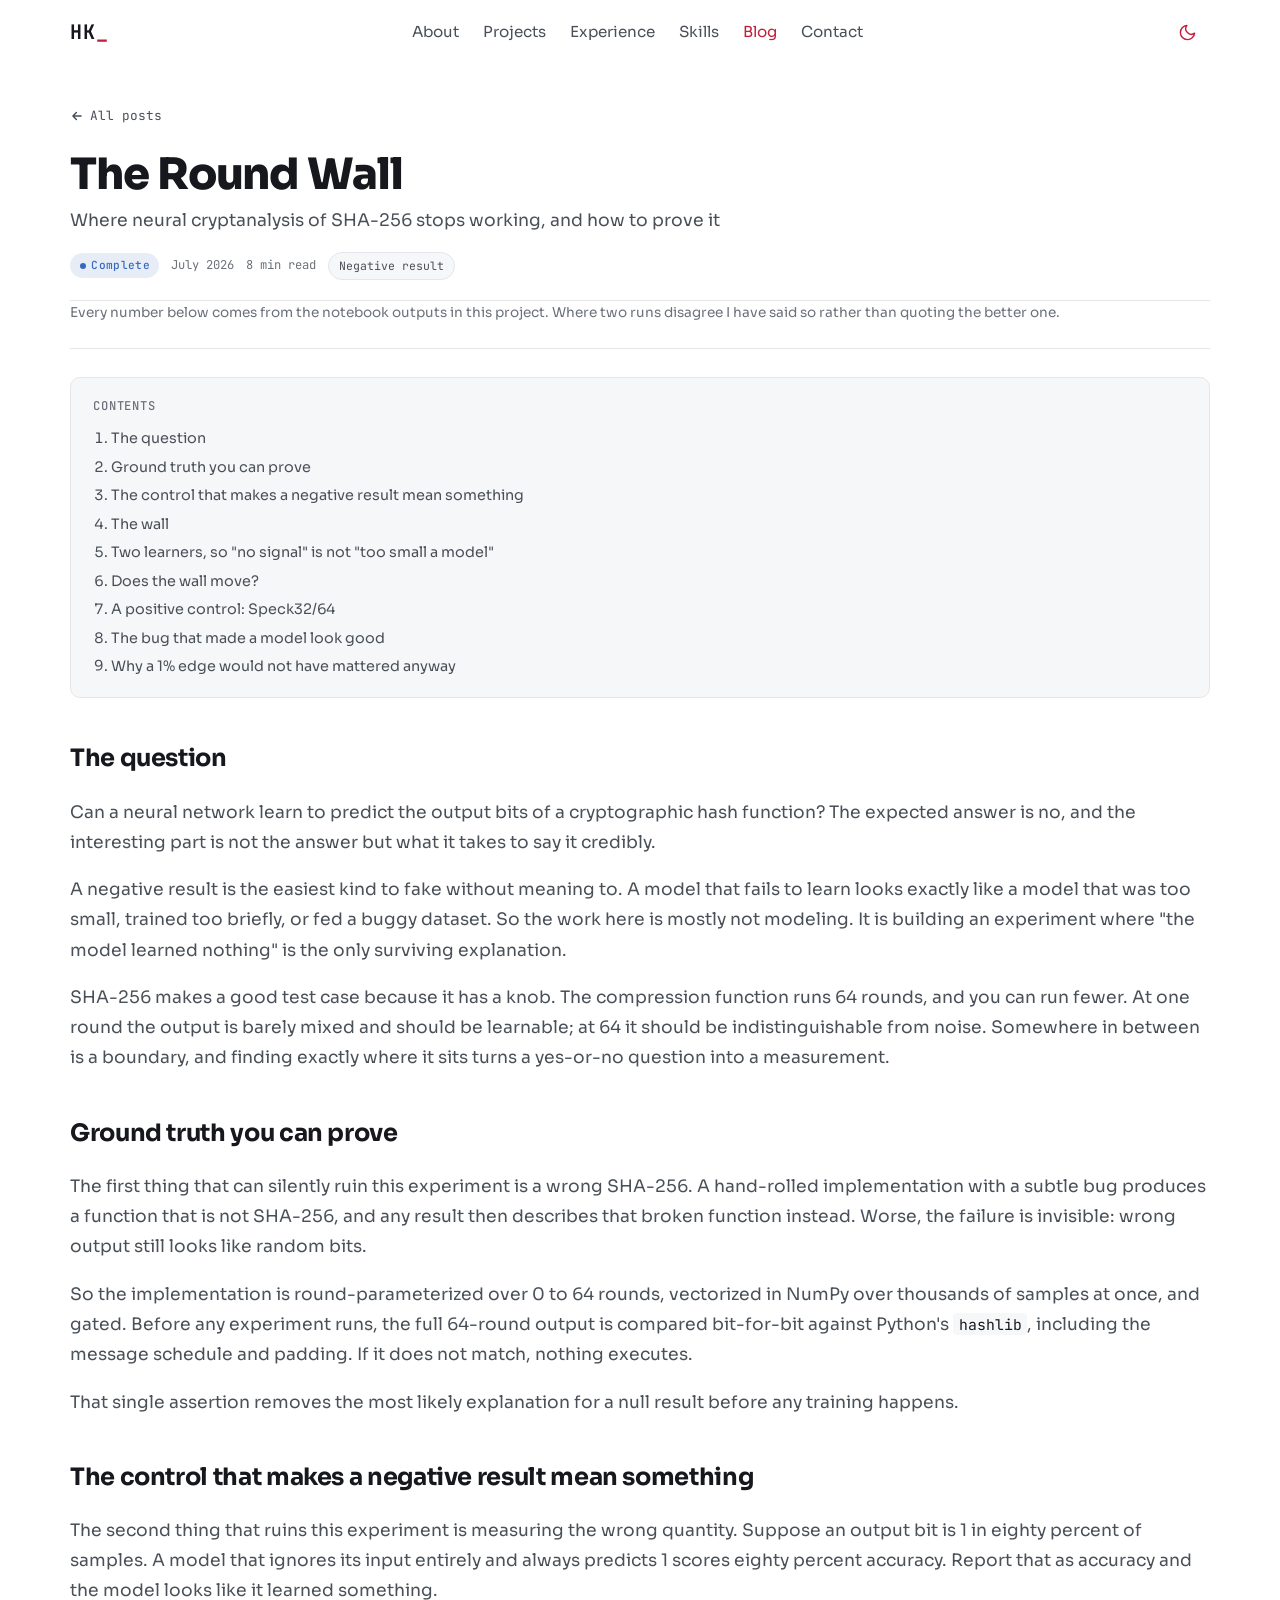
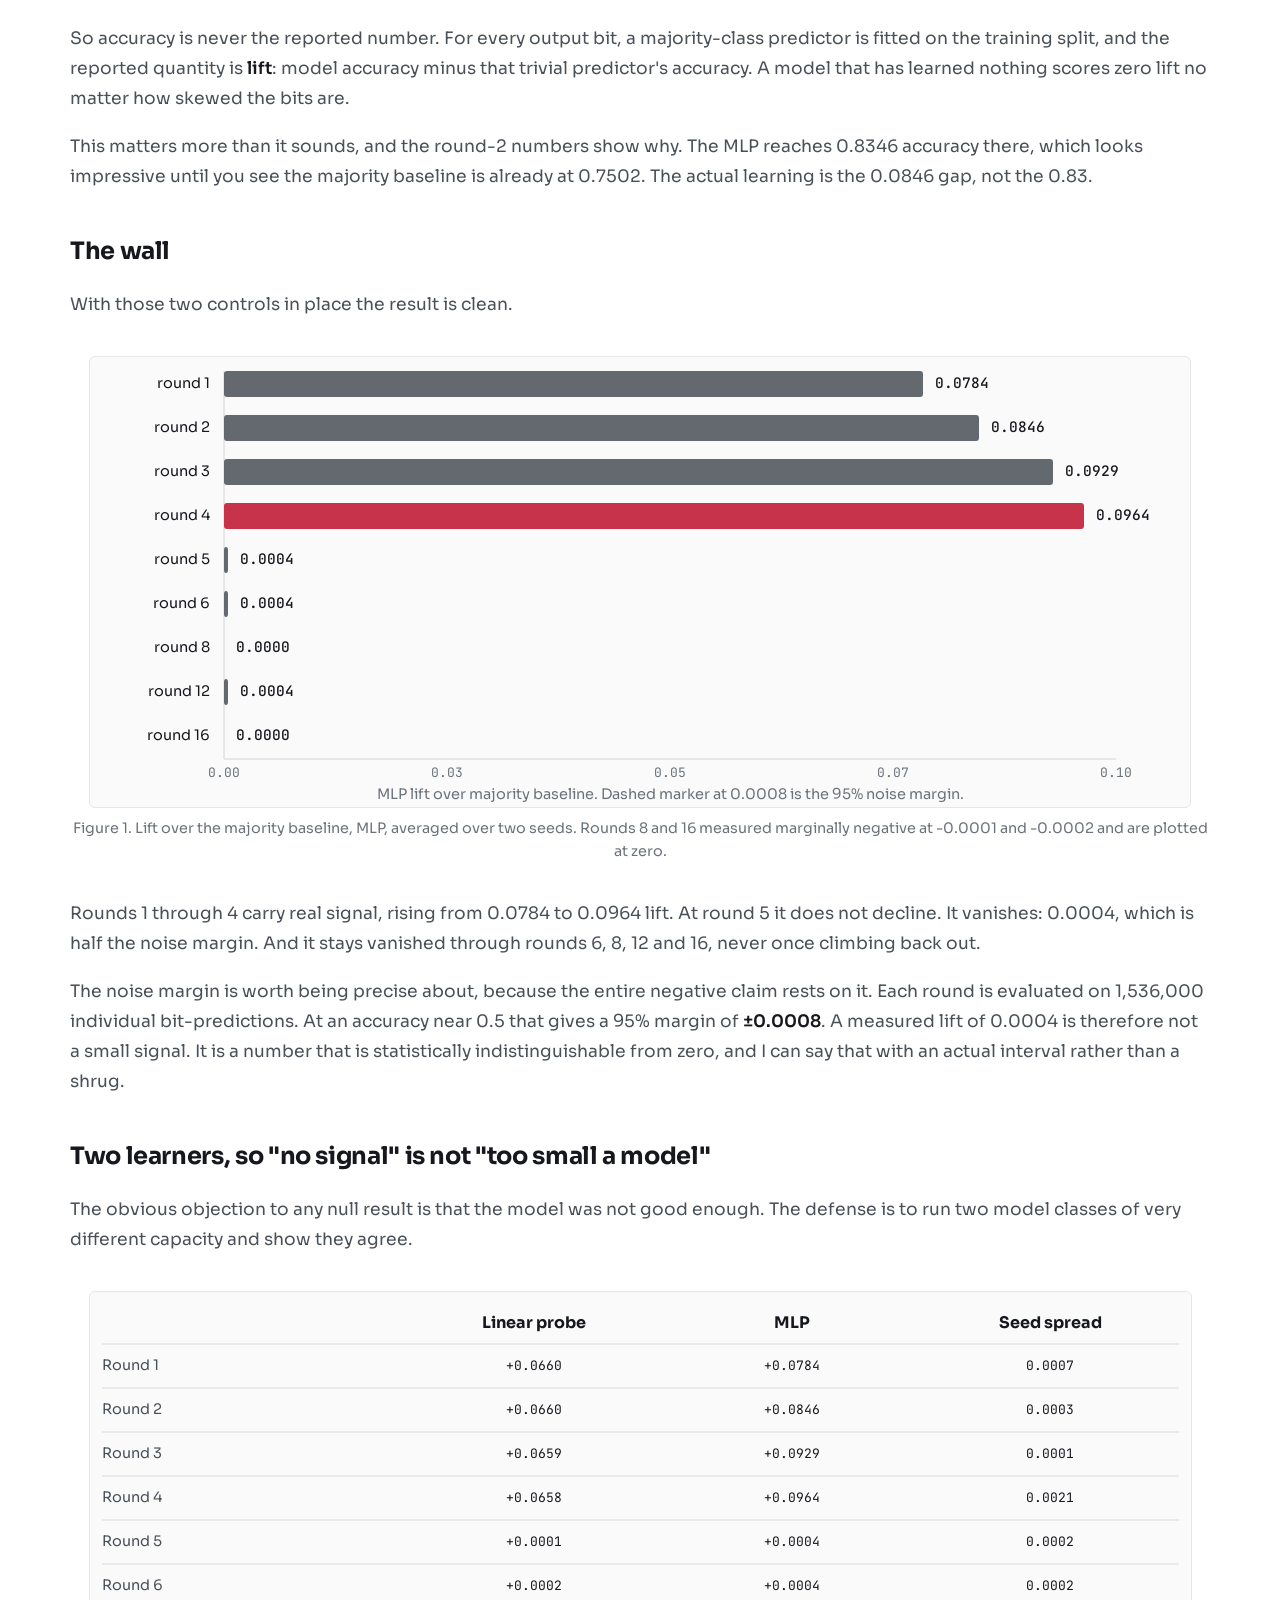
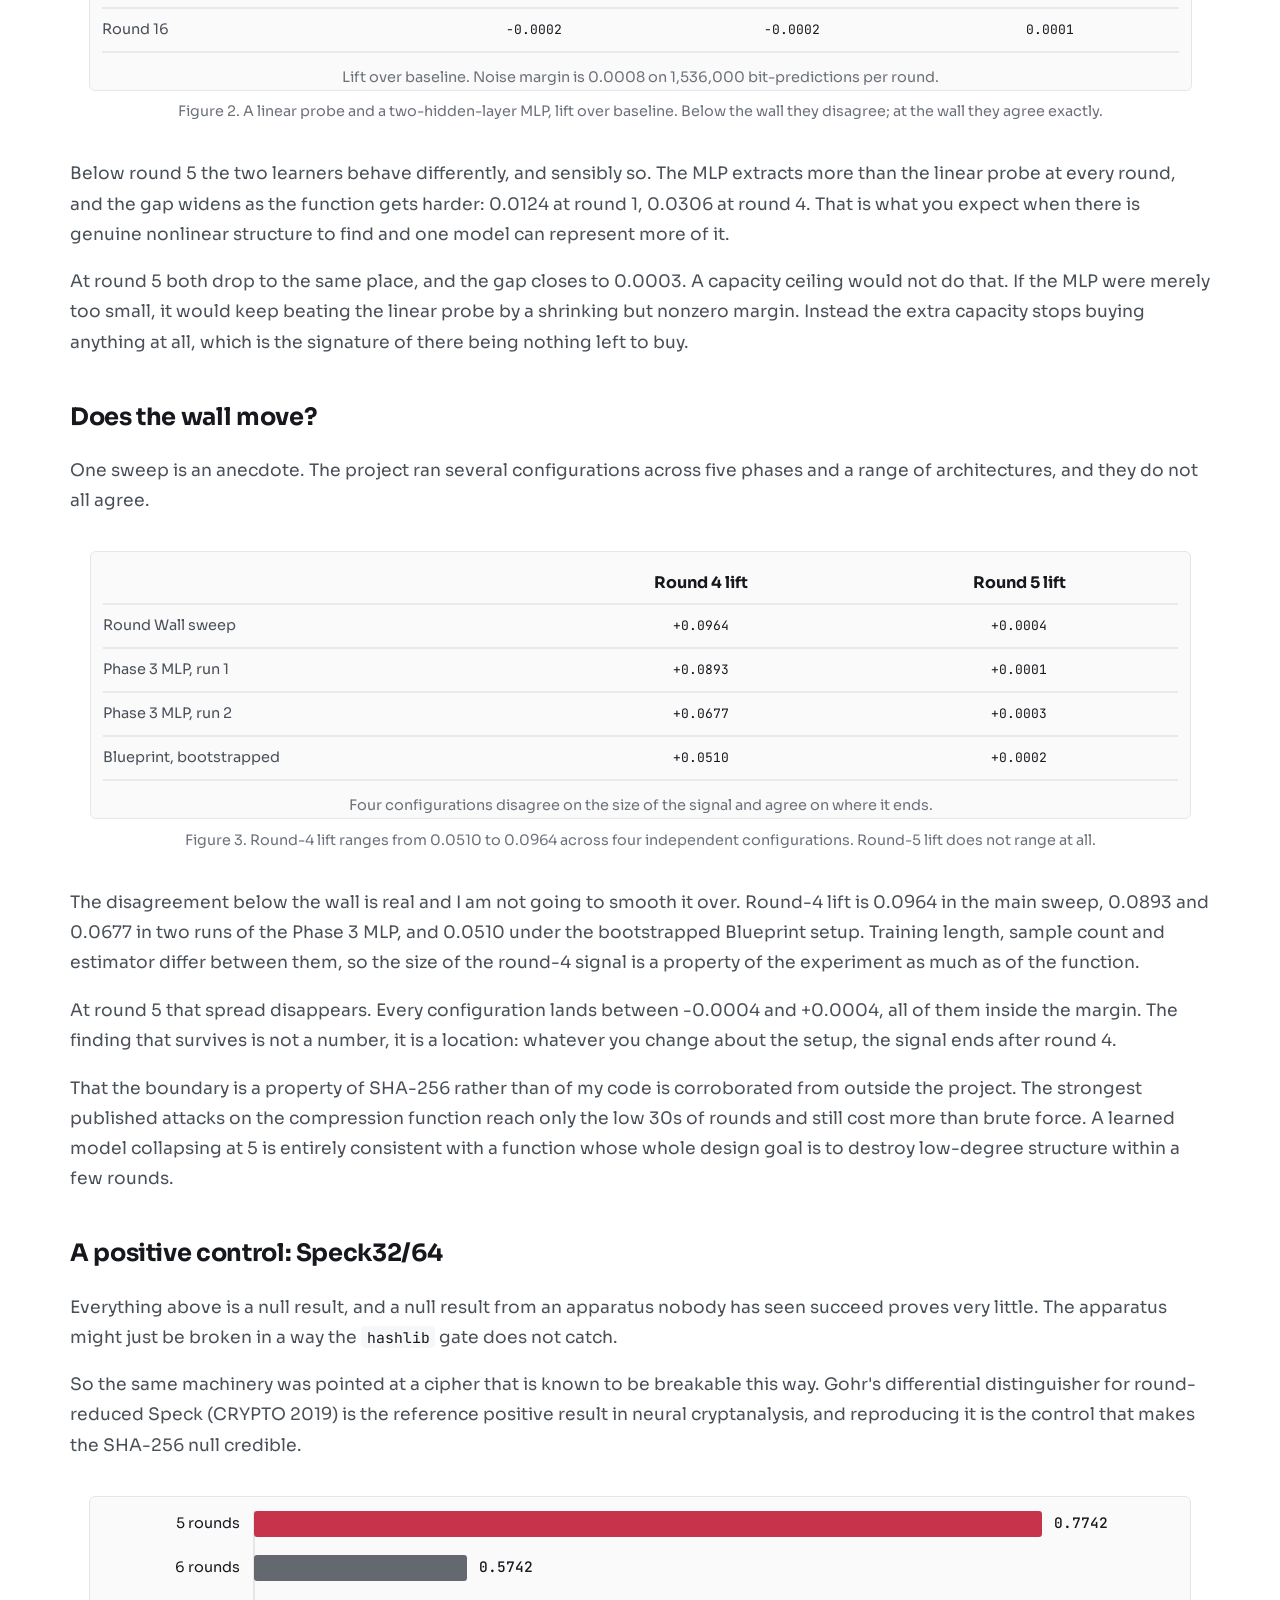
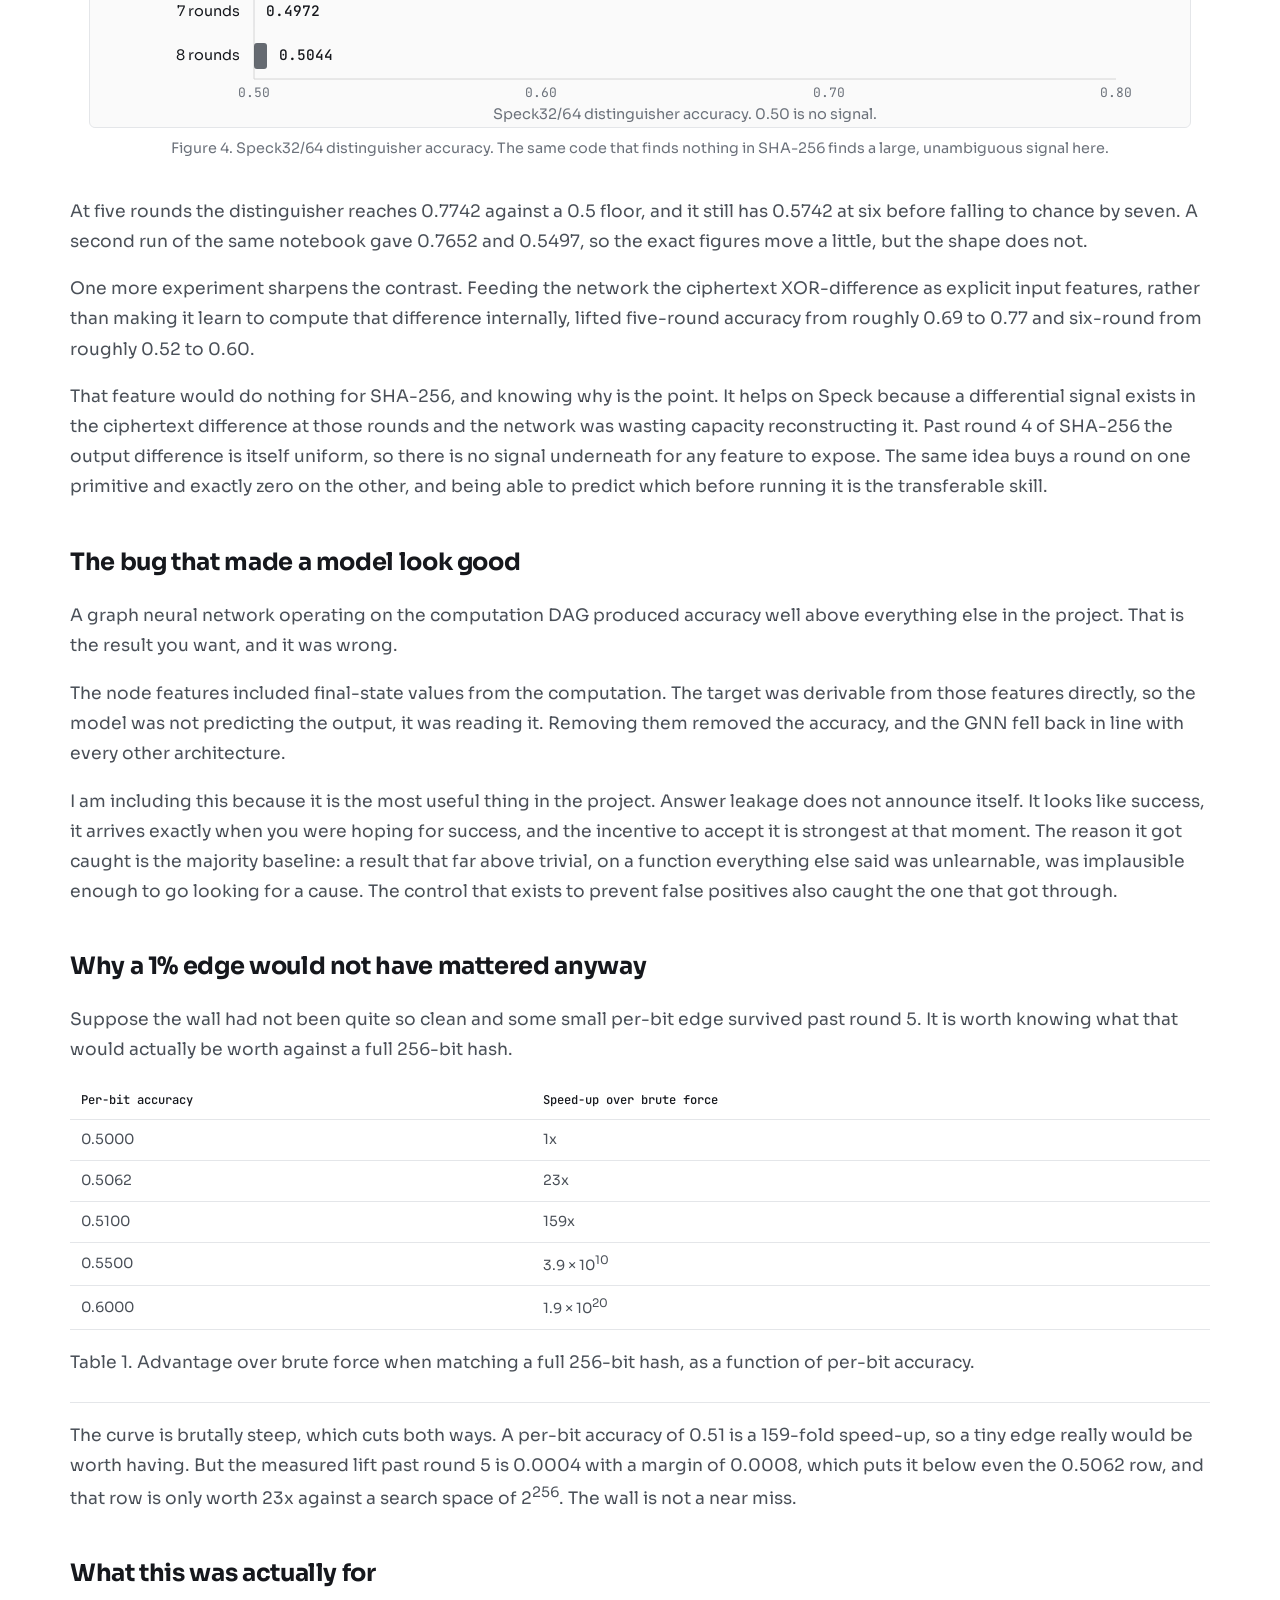
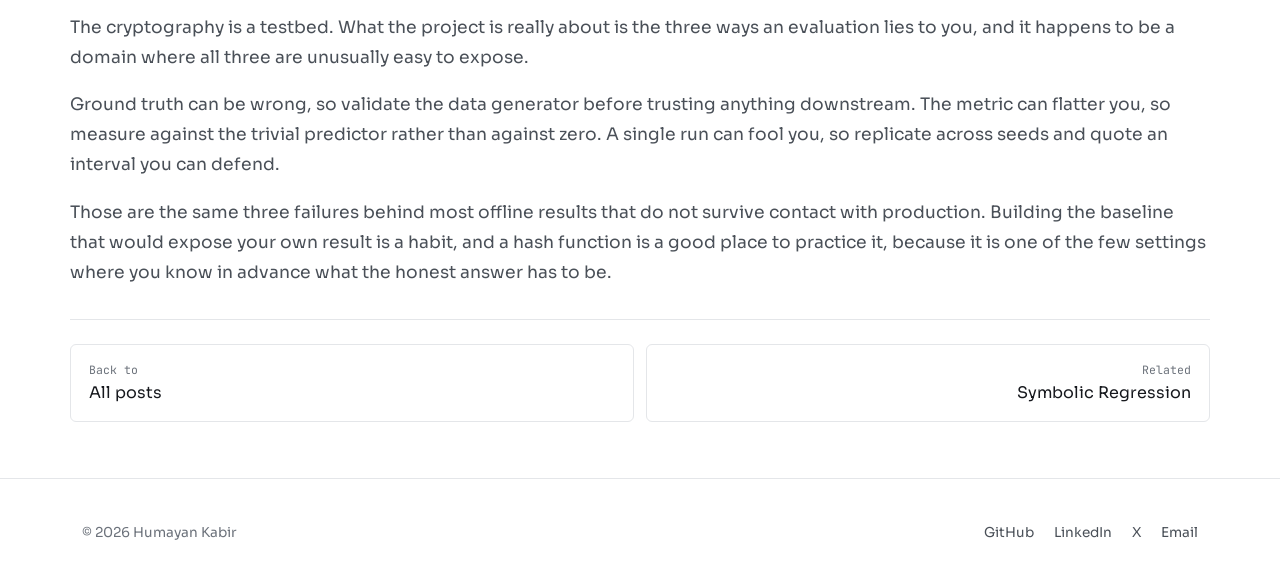
<file: blog/round-wall.html>
<!DOCTYPE html>
<html lang="en">
<head>
    <script async src="https://www.googletagmanager.com/gtag/js?id=G-NSLRFGYNE6"></script>
    <script>
        window.dataLayer = window.dataLayer || [];
        function gtag(){dataLayer.push(arguments);}
        gtag('js', new Date());
        gtag('config', 'G-NSLRFGYNE6');
    </script>

    <meta charset="UTF-8">
    <meta name="viewport" content="width=device-width, initial-scale=1.0">
    <title>The Round Wall: where neural cryptanalysis of SHA-256 stops working - Humayan Kabir</title>
    <meta name="description" content="Neural networks learn round-reduced SHA-256 up to round four, then stop dead. Building an experiment where that negative result is the only surviving explanation.">
    <meta name="author" content="Humayan Kabir">

    <meta property="og:type" content="article">
    <meta property="og:url" content="https://humayankabir-re.github.io/blog/round-wall.html">
    <meta property="og:title" content="The Round Wall: where neural cryptanalysis of SHA-256 stops working">
    <meta property="og:description" content="Learnable to round four, gone at round five, and how to prove the difference.">
    <meta property="og:image" content="https://humayankabir-re.github.io/assets/img/round-wall-card.jpg">

    <meta property="twitter:card" content="summary_large_image">
    <meta property="twitter:url" content="https://humayankabir-re.github.io/blog/round-wall.html">
    <meta property="twitter:title" content="The Round Wall: where neural cryptanalysis of SHA-256 stops working">
    <meta property="twitter:description" content="Learnable to round four, gone at round five, and how to prove the difference.">
    <meta property="twitter:image" content="https://humayankabir-re.github.io/assets/img/round-wall-card.jpg">

    <link rel="canonical" href="https://humayankabir-re.github.io/blog/round-wall.html">
    <link rel="icon" href="data:image/svg+xml,<svg xmlns='http://www.w3.org/2000/svg' viewBox='0 0 64 64'><rect width='64' height='64' rx='12' fill='%23c41e3a'/><text x='32' y='43' font-family='monospace' font-size='30' font-weight='700' fill='%23fff' text-anchor='middle'>HK</text></svg>">

    <link rel="preconnect" href="https://fonts.googleapis.com">
    <link rel="preconnect" href="https://fonts.gstatic.com" crossorigin>
    <link href="https://fonts.googleapis.com/css2?family=JetBrains+Mono:wght@400;500;700&amp;family=Sora:wght@300;400;600;700;800&amp;display=swap" rel="stylesheet">
    <link rel="stylesheet" href="../assets/css/styles.css">

    <script>
        (function () {
            var stored = null;
            try { stored = localStorage.getItem('theme'); } catch (e) {}
            // Explicit choice wins. Otherwise follow the device, so a visitor in
            // dark mode is not hit with a white screen. Light is the fallback.
            if (!stored) {
                stored = window.matchMedia('(prefers-color-scheme: dark)').matches ? 'dark' : 'light';
            }
            document.documentElement.dataset.theme = stored === 'dark' ? 'dark' : 'light';
        })();
    </script>
</head>
<body>
    <!-- icon sprite: generated by tools/inline_sprite.py, do not hand-edit -->
    <svg xmlns="http://www.w3.org/2000/svg" style="display:none" aria-hidden="true">
    <symbol id="arrow-left" viewBox="0 0 24 24" fill="none" stroke="currentColor" stroke-width="2.5" stroke-linecap="round" stroke-linejoin="round">
        <path d="M19 12H5M11 18l-6-6 6-6"/>
      </symbol>
    <symbol id="arrow-up" viewBox="0 0 24 24" fill="none" stroke="currentColor" stroke-width="2">
        <path d="M12 19V5M5 12l7-7 7 7" stroke-linecap="round" stroke-linejoin="round"/>
      </symbol>
    <symbol id="moon" viewBox="0 0 24 24" fill="none" stroke="currentColor" stroke-width="1.8" stroke-linecap="round" stroke-linejoin="round">
        <path d="M21 12.8A9 9 0 1 1 11.2 3a7 7 0 0 0 9.8 9.8z"/>
      </symbol>
    <symbol id="sun" viewBox="0 0 24 24" fill="none" stroke="currentColor" stroke-width="1.8" stroke-linecap="round" stroke-linejoin="round">
        <circle cx="12" cy="12" r="4.2"/>
                              <path d="M12 2v2.4M12 19.6V22M4.2 4.2l1.7 1.7M18.1 18.1l1.7 1.7M2 12h2.4M19.6 12H22M4.2 19.8l1.7-1.7M18.1 5.9l1.7-1.7"/>
      </symbol>
    </svg>
    <!-- end icon sprite -->

    <a href="#main-content" class="skip-to-content">Skip to main content</a>

    <nav class="nav" id="navbar" aria-label="Primary">
        <div class="nav-container">
            <a href="../index.html#hero" class="nav-logo">HK<span class="cursor-blink">_</span></a>
            <div class="nav-menu" id="navMenu">
                <a href="../index.html#about" class="nav-link">About</a>
                <a href="../index.html#projects" class="nav-link">Projects</a>
                <a href="../index.html#experience" class="nav-link">Experience</a>
                <a href="../index.html#skills" class="nav-link">Skills</a>
                <a href="index.html" class="nav-link active">Blog</a>
                <a href="../index.html#contact" class="nav-link">Contact</a>
            </div>
            <div class="nav-actions">
                <button class="theme-toggle" type="button" aria-label="Switch to dark theme">
                    <svg class="icon-moon" width="19" height="19" aria-hidden="true"><use href="#moon"/></svg>
                    <svg class="icon-sun" width="19" height="19" aria-hidden="true"><use href="#sun"/></svg>
                </button>
                <button class="nav-toggle" id="navToggle" type="button" aria-label="Toggle navigation" aria-expanded="false" aria-controls="navMenu">
                    <span></span><span></span><span></span>
                </button>
            </div>
        </div>
    </nav>

    <main id="main-content">
    <article class="post">
        <div class="post-wrap">
            <a href="index.html" class="back-link">
                <svg width="14" height="14" aria-hidden="true"><use href="#arrow-left"/></svg>
                All posts
            </a>

            <h1 class="post-title">The Round Wall</h1>
            <p class="post-subtitle">Where neural cryptanalysis of SHA-256 stops working, and how to prove it</p>
            <div class="post-meta">
                <span class="status status-complete">Complete</span>
                <span>July 2026</span>
                <span>8 min read</span>
                <span class="tag">Negative result</span>
            </div>

            <p class="post-note">
                Every number below comes from the notebook outputs in this project. Where two runs disagree I have said so rather than quoting the better one.
            </p>

            <nav class="post-toc" aria-label="Contents">
                <h2>Contents</h2>
                <ol>
                    <li><a href="#question">The question</a></li>
                    <li><a href="#truth">Ground truth you can prove</a></li>
                    <li><a href="#control">The control that makes a negative result mean something</a></li>
                    <li><a href="#wall">The wall</a></li>
                    <li><a href="#capacity">Two learners, so "no signal" is not "too small a model"</a></li>
                    <li><a href="#repro">Does the wall move?</a></li>
                    <li><a href="#speck">A positive control: Speck32/64</a></li>
                    <li><a href="#leak">The bug that made a model look good</a></li>
                    <li><a href="#matters">Why a 1% edge would not have mattered anyway</a></li>
                </ol>
            </nav>

            <div class="post-body">

                <h2 id="question">The question</h2>

                <p>
                    Can a neural network learn to predict the output bits of a cryptographic hash function?
                    The expected answer is no, and the interesting part is not the answer but what it takes to say it credibly.
                </p>
                <p>
                    A negative result is the easiest kind to fake without meaning to.
                    A model that fails to learn looks exactly like a model that was too small, trained too briefly, or fed a buggy dataset.
                    So the work here is mostly not modeling.
                    It is building an experiment where "the model learned nothing" is the only surviving explanation.
                </p>
                <p>
                    SHA-256 makes a good test case because it has a knob.
                    The compression function runs 64 rounds, and you can run fewer.
                    At one round the output is barely mixed and should be learnable; at 64 it should be indistinguishable from noise.
                    Somewhere in between is a boundary, and finding exactly where it sits turns a yes-or-no question into a measurement.
                </p>

                <h2 id="truth">Ground truth you can prove</h2>

                <p>
                    The first thing that can silently ruin this experiment is a wrong SHA-256.
                    A hand-rolled implementation with a subtle bug produces a function that is not SHA-256, and any result then describes that broken function instead.
                    Worse, the failure is invisible: wrong output still looks like random bits.
                </p>
                <p>
                    So the implementation is round-parameterized over 0 to 64 rounds, vectorized in NumPy over thousands of samples at once, and gated.
                    Before any experiment runs, the full 64-round output is compared bit-for-bit against Python's <code>hashlib</code>, including the message schedule and padding.
                    If it does not match, nothing executes.
                </p>
                <p>
                    That single assertion removes the most likely explanation for a null result before any training happens.
                </p>

                <h2 id="control">The control that makes a negative result mean something</h2>

                <p>
                    The second thing that ruins this experiment is measuring the wrong quantity.
                    Suppose an output bit is 1 in eighty percent of samples.
                    A model that ignores its input entirely and always predicts 1 scores eighty percent accuracy.
                    Report that as accuracy and the model looks like it learned something.
                </p>
                <p>
                    So accuracy is never the reported number.
                    For every output bit, a majority-class predictor is fitted on the training split, and the reported quantity is <strong>lift</strong>: model accuracy minus that trivial predictor's accuracy.
                    A model that has learned nothing scores zero lift no matter how skewed the bits are.
                </p>
                <p>
                    This matters more than it sounds, and the round-2 numbers show why.
                    The MLP reaches 0.8346 accuracy there, which looks impressive until you see the majority baseline is already at 0.7502.
                    The actual learning is the 0.0846 gap, not the 0.83.
                </p>

                <h2 id="wall">The wall</h2>

                <p>
                    With those two controls in place the result is clean.
                </p>

                <figure>
                    <!-- generated by tools/build_figures.py from the rw-wall spec -->
                    <div class="figure-scroll">
                        <svg viewBox="0 0 1100 450" width="1100" height="450" role="img" aria-label="Lift over the majority baseline by round. Rounds 1 to 4 show 0.078 to 0.096. From round 5 to round 16 lift sits at or below 0.0004, inside the noise margin." xmlns="http://www.w3.org/2000/svg">
                          <g font-family="Sora, sans-serif">
                            <g stroke="currentColor" opacity="0.16" stroke-width="1">
                              <path d="M134 14 V402"/>
                              <path d="M134 402 H1026"/>
                            </g>
                            <g font-family="JetBrains Mono, monospace" font-size="13" fill="var(--text-muted)" text-anchor="middle">
                              <text x="134" y="420">0.00</text>
                              <text x="357" y="420">0.03</text>
                              <text x="580" y="420">0.05</text>
                              <text x="803" y="420">0.07</text>
                              <text x="1026" y="420">0.10</text>
                            </g>
                            <text x="120" y="31" font-size="14.5" text-anchor="end" fill="var(--text-primary)">round 1</text>
                            <rect x="134" y="14" width="699" height="26" rx="3" fill="var(--text-secondary)" opacity="0.85"/>
                            <text x="845" y="31" font-family="JetBrains Mono, monospace" font-size="14.5" font-weight="500" fill="var(--text-primary)">0.0784</text>
                            <text x="120" y="75" font-size="14.5" text-anchor="end" fill="var(--text-primary)">round 2</text>
                            <rect x="134" y="58" width="755" height="26" rx="3" fill="var(--text-secondary)" opacity="0.85"/>
                            <text x="901" y="75" font-family="JetBrains Mono, monospace" font-size="14.5" font-weight="500" fill="var(--text-primary)">0.0846</text>
                            <text x="120" y="119" font-size="14.5" text-anchor="end" fill="var(--text-primary)">round 3</text>
                            <rect x="134" y="102" width="829" height="26" rx="3" fill="var(--text-secondary)" opacity="0.85"/>
                            <text x="975" y="119" font-family="JetBrains Mono, monospace" font-size="14.5" font-weight="500" fill="var(--text-primary)">0.0929</text>
                            <text x="120" y="163" font-size="14.5" text-anchor="end" fill="var(--text-primary)">round 4</text>
                            <rect x="134" y="146" width="860" height="26" rx="3" fill="var(--accent)" opacity="0.9"/>
                            <text x="1006" y="163" font-family="JetBrains Mono, monospace" font-size="14.5" font-weight="500" fill="var(--text-primary)">0.0964</text>
                            <text x="120" y="207" font-size="14.5" text-anchor="end" fill="var(--text-primary)">round 5</text>
                            <rect x="134" y="190" width="4" height="26" rx="3" fill="var(--text-secondary)" opacity="0.85"/>
                            <text x="150" y="207" font-family="JetBrains Mono, monospace" font-size="14.5" font-weight="500" fill="var(--text-primary)">0.0004</text>
                            <text x="120" y="251" font-size="14.5" text-anchor="end" fill="var(--text-primary)">round 6</text>
                            <rect x="134" y="234" width="4" height="26" rx="3" fill="var(--text-secondary)" opacity="0.85"/>
                            <text x="150" y="251" font-family="JetBrains Mono, monospace" font-size="14.5" font-weight="500" fill="var(--text-primary)">0.0004</text>
                            <text x="120" y="295" font-size="14.5" text-anchor="end" fill="var(--text-primary)">round 8</text>
                            <rect x="134" y="278" width="0" height="26" rx="3" fill="var(--text-secondary)" opacity="0.85"/>
                            <text x="146" y="295" font-family="JetBrains Mono, monospace" font-size="14.5" font-weight="500" fill="var(--text-primary)">0.0000</text>
                            <text x="120" y="339" font-size="14.5" text-anchor="end" fill="var(--text-primary)">round 12</text>
                            <rect x="134" y="322" width="4" height="26" rx="3" fill="var(--text-secondary)" opacity="0.85"/>
                            <text x="150" y="339" font-family="JetBrains Mono, monospace" font-size="14.5" font-weight="500" fill="var(--text-primary)">0.0004</text>
                            <text x="120" y="383" font-size="14.5" text-anchor="end" fill="var(--text-primary)">round 16</text>
                            <rect x="134" y="366" width="0" height="26" rx="3" fill="var(--text-secondary)" opacity="0.85"/>
                            <text x="146" y="383" font-family="JetBrains Mono, monospace" font-size="14.5" font-weight="500" fill="var(--text-primary)">0.0000</text>
                            <text x="580" y="442" font-size="14.5" fill="var(--text-muted)" text-anchor="middle">MLP lift over majority baseline. Dashed marker at 0.0008 is the 95% noise margin.</text>
                          </g>
                        </svg>
                    </div>
                    <figcaption>
                        Figure 1. Lift over the majority baseline, MLP, averaged over two seeds. Rounds 8 and 16 measured marginally negative at -0.0001 and -0.0002 and are plotted at zero.
                    </figcaption>
                </figure>

                <p>
                    Rounds 1 through 4 carry real signal, rising from 0.0784 to 0.0964 lift.
                    At round 5 it does not decline. It vanishes: 0.0004, which is half the noise margin.
                    And it stays vanished through rounds 6, 8, 12 and 16, never once climbing back out.
                </p>
                <p>
                    The noise margin is worth being precise about, because the entire negative claim rests on it.
                    Each round is evaluated on 1,536,000 individual bit-predictions.
                    At an accuracy near 0.5 that gives a 95% margin of <strong>±0.0008</strong>.
                    A measured lift of 0.0004 is therefore not a small signal.
                    It is a number that is statistically indistinguishable from zero, and I can say that with an actual interval rather than a shrug.
                </p>

                <h2 id="capacity">Two learners, so "no signal" is not "too small a model"</h2>

                <p>
                    The obvious objection to any null result is that the model was not good enough.
                    The defense is to run two model classes of very different capacity and show they agree.
                </p>

                <figure>
                    <!-- generated by tools/build_figures.py from the rw-learners spec -->
                    <div class="figure-scroll">
                        <svg viewBox="0 0 1101 398" width="1101" height="398" role="img" aria-label="Per-round results for a linear probe and an MLP. Both collapse at round five, so the null result is not a capacity artifact." xmlns="http://www.w3.org/2000/svg">
                          <g font-family="Sora, sans-serif">
                            <text x="444" y="36" font-size="16" font-weight="700" text-anchor="middle" fill="var(--text-primary)">Linear probe</text>
                            <text x="702" y="36" font-size="16" font-weight="700" text-anchor="middle" fill="var(--text-primary)">MLP</text>
                            <text x="960" y="36" font-size="16" font-weight="700" text-anchor="middle" fill="var(--text-primary)">Seed spread</text>
                            <path d="M12 52 H1089" stroke="currentColor" stroke-width="1" opacity="0.14" fill="none"/>
                            <text x="12" y="78" font-size="14.5" fill="var(--text-secondary)">Round 1</text>
                            <text x="444" y="78" font-family="JetBrains Mono, monospace" font-size="13" text-anchor="middle" fill="var(--text-primary)">+0.0660</text>
                            <text x="702" y="78" font-family="JetBrains Mono, monospace" font-size="13" text-anchor="middle" fill="var(--text-primary)">+0.0784</text>
                            <text x="960" y="78" font-family="JetBrains Mono, monospace" font-size="13" text-anchor="middle" fill="var(--text-primary)">0.0007</text>
                            <path d="M12 96 H1089" stroke="currentColor" stroke-width="1" opacity="0.14" fill="none"/>
                            <text x="12" y="122" font-size="14.5" fill="var(--text-secondary)">Round 2</text>
                            <text x="444" y="122" font-family="JetBrains Mono, monospace" font-size="13" text-anchor="middle" fill="var(--text-primary)">+0.0660</text>
                            <text x="702" y="122" font-family="JetBrains Mono, monospace" font-size="13" text-anchor="middle" fill="var(--text-primary)">+0.0846</text>
                            <text x="960" y="122" font-family="JetBrains Mono, monospace" font-size="13" text-anchor="middle" fill="var(--text-primary)">0.0003</text>
                            <path d="M12 140 H1089" stroke="currentColor" stroke-width="1" opacity="0.14" fill="none"/>
                            <text x="12" y="166" font-size="14.5" fill="var(--text-secondary)">Round 3</text>
                            <text x="444" y="166" font-family="JetBrains Mono, monospace" font-size="13" text-anchor="middle" fill="var(--text-primary)">+0.0659</text>
                            <text x="702" y="166" font-family="JetBrains Mono, monospace" font-size="13" text-anchor="middle" fill="var(--text-primary)">+0.0929</text>
                            <text x="960" y="166" font-family="JetBrains Mono, monospace" font-size="13" text-anchor="middle" fill="var(--text-primary)">0.0001</text>
                            <path d="M12 184 H1089" stroke="currentColor" stroke-width="1" opacity="0.14" fill="none"/>
                            <text x="12" y="210" font-size="14.5" fill="var(--text-secondary)">Round 4</text>
                            <text x="444" y="210" font-family="JetBrains Mono, monospace" font-size="13" text-anchor="middle" fill="var(--text-primary)">+0.0658</text>
                            <text x="702" y="210" font-family="JetBrains Mono, monospace" font-size="13" text-anchor="middle" fill="var(--text-primary)">+0.0964</text>
                            <text x="960" y="210" font-family="JetBrains Mono, monospace" font-size="13" text-anchor="middle" fill="var(--text-primary)">0.0021</text>
                            <path d="M12 228 H1089" stroke="currentColor" stroke-width="1" opacity="0.14" fill="none"/>
                            <text x="12" y="254" font-size="14.5" fill="var(--text-secondary)">Round 5</text>
                            <text x="444" y="254" font-family="JetBrains Mono, monospace" font-size="13" text-anchor="middle" fill="var(--text-primary)">+0.0001</text>
                            <text x="702" y="254" font-family="JetBrains Mono, monospace" font-size="13" text-anchor="middle" fill="var(--text-primary)">+0.0004</text>
                            <text x="960" y="254" font-family="JetBrains Mono, monospace" font-size="13" text-anchor="middle" fill="var(--text-primary)">0.0002</text>
                            <path d="M12 272 H1089" stroke="currentColor" stroke-width="1" opacity="0.14" fill="none"/>
                            <text x="12" y="298" font-size="14.5" fill="var(--text-secondary)">Round 6</text>
                            <text x="444" y="298" font-family="JetBrains Mono, monospace" font-size="13" text-anchor="middle" fill="var(--text-primary)">+0.0002</text>
                            <text x="702" y="298" font-family="JetBrains Mono, monospace" font-size="13" text-anchor="middle" fill="var(--text-primary)">+0.0004</text>
                            <text x="960" y="298" font-family="JetBrains Mono, monospace" font-size="13" text-anchor="middle" fill="var(--text-primary)">0.0002</text>
                            <path d="M12 316 H1089" stroke="currentColor" stroke-width="1" opacity="0.14" fill="none"/>
                            <text x="12" y="342" font-size="14.5" fill="var(--text-secondary)">Round 16</text>
                            <text x="444" y="342" font-family="JetBrains Mono, monospace" font-size="13" text-anchor="middle" fill="var(--text-primary)">-0.0002</text>
                            <text x="702" y="342" font-family="JetBrains Mono, monospace" font-size="13" text-anchor="middle" fill="var(--text-primary)">-0.0002</text>
                            <text x="960" y="342" font-family="JetBrains Mono, monospace" font-size="13" text-anchor="middle" fill="var(--text-primary)">0.0001</text>
                            <path d="M12 360 H1089" stroke="currentColor" stroke-width="1" opacity="0.14" fill="none"/>
                            <text x="550" y="390" font-size="14.5" text-anchor="middle" fill="var(--text-muted)">Lift over baseline. Noise margin is 0.0008 on 1,536,000 bit-predictions per round.</text>
                          </g>
                        </svg>
                    </div>
                    <figcaption>
                        Figure 2. A linear probe and a two-hidden-layer MLP, lift over baseline. Below the wall they disagree; at the wall they agree exactly.
                    </figcaption>
                </figure>

                <p>
                    Below round 5 the two learners behave differently, and sensibly so.
                    The MLP extracts more than the linear probe at every round, and the gap widens as the function gets harder: 0.0124 at round 1, 0.0306 at round 4.
                    That is what you expect when there is genuine nonlinear structure to find and one model can represent more of it.
                </p>
                <p>
                    At round 5 both drop to the same place, and the gap closes to 0.0003.
                    A capacity ceiling would not do that. If the MLP were merely too small, it would keep beating the linear probe by a shrinking but nonzero margin.
                    Instead the extra capacity stops buying anything at all, which is the signature of there being nothing left to buy.
                </p>

                <h2 id="repro">Does the wall move?</h2>

                <p>
                    One sweep is an anecdote. The project ran several configurations across five phases and a range of architectures, and they do not all agree.
                </p>

                <figure>
                    <!-- generated by tools/build_figures.py from the rw-repro spec -->
                    <div class="figure-scroll">
                        <svg viewBox="0 0 1099 266" width="1099" height="266" role="img" aria-label="Lift at round four and round five across four independent runs. The round-four value varies with setup; the round-five collapse does not." xmlns="http://www.w3.org/2000/svg">
                          <g font-family="Sora, sans-serif">
                            <text x="610" y="36" font-size="16" font-weight="700" text-anchor="middle" fill="var(--text-primary)">Round 4 lift</text>
                            <text x="928" y="36" font-size="16" font-weight="700" text-anchor="middle" fill="var(--text-primary)">Round 5 lift</text>
                            <path d="M12 52 H1087" stroke="currentColor" stroke-width="1" opacity="0.14" fill="none"/>
                            <text x="12" y="78" font-size="14.5" fill="var(--text-secondary)">Round Wall sweep</text>
                            <text x="610" y="78" font-family="JetBrains Mono, monospace" font-size="13" text-anchor="middle" fill="var(--text-primary)">+0.0964</text>
                            <text x="928" y="78" font-family="JetBrains Mono, monospace" font-size="13" text-anchor="middle" fill="var(--text-primary)">+0.0004</text>
                            <path d="M12 96 H1087" stroke="currentColor" stroke-width="1" opacity="0.14" fill="none"/>
                            <text x="12" y="122" font-size="14.5" fill="var(--text-secondary)">Phase 3 MLP, run 1</text>
                            <text x="610" y="122" font-family="JetBrains Mono, monospace" font-size="13" text-anchor="middle" fill="var(--text-primary)">+0.0893</text>
                            <text x="928" y="122" font-family="JetBrains Mono, monospace" font-size="13" text-anchor="middle" fill="var(--text-primary)">+0.0001</text>
                            <path d="M12 140 H1087" stroke="currentColor" stroke-width="1" opacity="0.14" fill="none"/>
                            <text x="12" y="166" font-size="14.5" fill="var(--text-secondary)">Phase 3 MLP, run 2</text>
                            <text x="610" y="166" font-family="JetBrains Mono, monospace" font-size="13" text-anchor="middle" fill="var(--text-primary)">+0.0677</text>
                            <text x="928" y="166" font-family="JetBrains Mono, monospace" font-size="13" text-anchor="middle" fill="var(--text-primary)">+0.0003</text>
                            <path d="M12 184 H1087" stroke="currentColor" stroke-width="1" opacity="0.14" fill="none"/>
                            <text x="12" y="210" font-size="14.5" fill="var(--text-secondary)">Blueprint, bootstrapped</text>
                            <text x="610" y="210" font-family="JetBrains Mono, monospace" font-size="13" text-anchor="middle" fill="var(--text-primary)">+0.0510</text>
                            <text x="928" y="210" font-family="JetBrains Mono, monospace" font-size="13" text-anchor="middle" fill="var(--text-primary)">+0.0002</text>
                            <path d="M12 228 H1087" stroke="currentColor" stroke-width="1" opacity="0.14" fill="none"/>
                            <text x="550" y="258" font-size="14.5" text-anchor="middle" fill="var(--text-muted)">Four configurations disagree on the size of the signal and agree on where it ends.</text>
                          </g>
                        </svg>
                    </div>
                    <figcaption>
                        Figure 3. Round-4 lift ranges from 0.0510 to 0.0964 across four independent configurations. Round-5 lift does not range at all.
                    </figcaption>
                </figure>

                <p>
                    The disagreement below the wall is real and I am not going to smooth it over.
                    Round-4 lift is 0.0964 in the main sweep, 0.0893 and 0.0677 in two runs of the Phase 3 MLP, and 0.0510 under the bootstrapped Blueprint setup.
                    Training length, sample count and estimator differ between them, so the size of the round-4 signal is a property of the experiment as much as of the function.
                </p>
                <p>
                    At round 5 that spread disappears. Every configuration lands between -0.0004 and +0.0004, all of them inside the margin.
                    The finding that survives is not a number, it is a location: whatever you change about the setup, the signal ends after round 4.
                </p>
                <p>
                    That the boundary is a property of SHA-256 rather than of my code is corroborated from outside the project.
                    The strongest published attacks on the compression function reach only the low 30s of rounds and still cost more than brute force.
                    A learned model collapsing at 5 is entirely consistent with a function whose whole design goal is to destroy low-degree structure within a few rounds.
                </p>

                <h2 id="speck">A positive control: Speck32/64</h2>

                <p>
                    Everything above is a null result, and a null result from an apparatus nobody has seen succeed proves very little.
                    The apparatus might just be broken in a way the <code>hashlib</code> gate does not catch.
                </p>
                <p>
                    So the same machinery was pointed at a cipher that is known to be breakable this way.
                    Gohr's differential distinguisher for round-reduced Speck (CRYPTO 2019) is the reference positive result in neural cryptanalysis, and reproducing it is the control that makes the SHA-256 null credible.
                </p>

                <figure>
                    <!-- generated by tools/build_figures.py from the rw-speck spec -->
                    <div class="figure-scroll">
                        <svg viewBox="0 0 1100 230" width="1100" height="230" role="img" aria-label="Speck32/64 distinguisher accuracy by round: 0.7742 at five rounds falling to 0.5044 at eight rounds, against a 0.5 no-signal floor." xmlns="http://www.w3.org/2000/svg">
                          <g font-family="Sora, sans-serif">
                            <g stroke="currentColor" opacity="0.16" stroke-width="1">
                              <path d="M164 14 V182"/>
                              <path d="M164 182 H1026"/>
                            </g>
                            <g font-family="JetBrains Mono, monospace" font-size="13" fill="var(--text-muted)" text-anchor="middle">
                              <text x="164" y="200">0.50</text>
                              <text x="451" y="200">0.60</text>
                              <text x="739" y="200">0.70</text>
                              <text x="1026" y="200">0.80</text>
                            </g>
                            <text x="150" y="31" font-size="14.5" text-anchor="end" fill="var(--text-primary)">5 rounds</text>
                            <rect x="164" y="14" width="788" height="26" rx="3" fill="var(--accent)" opacity="0.9"/>
                            <text x="964" y="31" font-family="JetBrains Mono, monospace" font-size="14.5" font-weight="500" fill="var(--text-primary)">0.7742</text>
                            <text x="150" y="75" font-size="14.5" text-anchor="end" fill="var(--text-primary)">6 rounds</text>
                            <rect x="164" y="58" width="213" height="26" rx="3" fill="var(--text-secondary)" opacity="0.85"/>
                            <text x="389" y="75" font-family="JetBrains Mono, monospace" font-size="14.5" font-weight="500" fill="var(--text-primary)">0.5742</text>
                            <text x="150" y="119" font-size="14.5" text-anchor="end" fill="var(--text-primary)">7 rounds</text>
                            <rect x="164" y="102" width="0" height="26" rx="3" fill="var(--text-secondary)" opacity="0.85"/>
                            <text x="176" y="119" font-family="JetBrains Mono, monospace" font-size="14.5" font-weight="500" fill="var(--text-primary)">0.4972</text>
                            <text x="150" y="163" font-size="14.5" text-anchor="end" fill="var(--text-primary)">8 rounds</text>
                            <rect x="164" y="146" width="13" height="26" rx="3" fill="var(--text-secondary)" opacity="0.85"/>
                            <text x="189" y="163" font-family="JetBrains Mono, monospace" font-size="14.5" font-weight="500" fill="var(--text-primary)">0.5044</text>
                            <text x="595" y="222" font-size="14.5" fill="var(--text-muted)" text-anchor="middle">Speck32/64 distinguisher accuracy. 0.50 is no signal.</text>
                          </g>
                        </svg>
                    </div>
                    <figcaption>
                        Figure 4. Speck32/64 distinguisher accuracy. The same code that finds nothing in SHA-256 finds a large, unambiguous signal here.
                    </figcaption>
                </figure>

                <p>
                    At five rounds the distinguisher reaches 0.7742 against a 0.5 floor, and it still has 0.5742 at six before falling to chance by seven.
                    A second run of the same notebook gave 0.7652 and 0.5497, so the exact figures move a little, but the shape does not.
                </p>
                <p>
                    One more experiment sharpens the contrast.
                    Feeding the network the ciphertext XOR-difference as explicit input features, rather than making it learn to compute that difference internally, lifted five-round accuracy from roughly 0.69 to 0.77 and six-round from roughly 0.52 to 0.60.
                </p>
                <p>
                    That feature would do nothing for SHA-256, and knowing why is the point.
                    It helps on Speck because a differential signal exists in the ciphertext difference at those rounds and the network was wasting capacity reconstructing it.
                    Past round 4 of SHA-256 the output difference is itself uniform, so there is no signal underneath for any feature to expose.
                    The same idea buys a round on one primitive and exactly zero on the other, and being able to predict which before running it is the transferable skill.
                </p>

                <h2 id="leak">The bug that made a model look good</h2>

                <p>
                    A graph neural network operating on the computation DAG produced accuracy well above everything else in the project.
                    That is the result you want, and it was wrong.
                </p>
                <p>
                    The node features included final-state values from the computation.
                    The target was derivable from those features directly, so the model was not predicting the output, it was reading it.
                    Removing them removed the accuracy, and the GNN fell back in line with every other architecture.
                </p>
                <p>
                    I am including this because it is the most useful thing in the project.
                    Answer leakage does not announce itself. It looks like success, it arrives exactly when you were hoping for success, and the incentive to accept it is strongest at that moment.
                    The reason it got caught is the majority baseline: a result that far above trivial, on a function everything else said was unlearnable, was implausible enough to go looking for a cause.
                    The control that exists to prevent false positives also caught the one that got through.
                </p>

                <h2 id="matters">Why a 1% edge would not have mattered anyway</h2>

                <p>
                    Suppose the wall had not been quite so clean and some small per-bit edge survived past round 5.
                    It is worth knowing what that would actually be worth against a full 256-bit hash.
                </p>

                <div class="table-scroll">
                    <table class="data-table">
                        <thead>
                            <tr><th>Per-bit accuracy</th><th>Speed-up over brute force</th></tr>
                        </thead>
                        <tbody>
                            <tr><td>0.5000</td><td>1x</td></tr>
                            <tr><td>0.5062</td><td>23x</td></tr>
                            <tr><td>0.5100</td><td>159x</td></tr>
                            <tr><td>0.5500</td><td>3.9 × 10<sup>10</sup></td></tr>
                            <tr><td>0.6000</td><td>1.9 × 10<sup>20</sup></td></tr>
                        </tbody>
                    </table>
                </div>
                <p class="post-note">
                    Table 1. Advantage over brute force when matching a full 256-bit hash, as a function of per-bit accuracy.
                </p>

                <p>
                    The curve is brutally steep, which cuts both ways.
                    A per-bit accuracy of 0.51 is a 159-fold speed-up, so a tiny edge really would be worth having.
                    But the measured lift past round 5 is 0.0004 with a margin of 0.0008, which puts it below even the 0.5062 row, and that row is only worth 23x against a search space of 2<sup>256</sup>.
                    The wall is not a near miss.
                </p>

                <h2>What this was actually for</h2>

                <p>
                    The cryptography is a testbed. What the project is really about is the three ways an evaluation lies to you, and it happens to be a domain where all three are unusually easy to expose.
                </p>
                <p>
                    Ground truth can be wrong, so validate the data generator before trusting anything downstream.
                    The metric can flatter you, so measure against the trivial predictor rather than against zero.
                    A single run can fool you, so replicate across seeds and quote an interval you can defend.
                </p>
                <p>
                    Those are the same three failures behind most offline results that do not survive contact with production.
                    Building the baseline that would expose your own result is a habit, and a hash function is a good place to practice it, because it is one of the few settings where you know in advance what the honest answer has to be.
                </p>

                <nav class="post-nav" aria-label="Post navigation">
                    <a href="index.html"><span>Back to</span>All posts</a>
                    <a href="symbolic-regression.html" class="next"><span>Related</span>Symbolic Regression</a>
                    <!-- <a href="mercato.html" class="next"><span>Previous</span>Mercato</a> -->
                </nav>
            </div>
        </div>
    </article>
    </main>

    <footer class="footer">
        <div class="container">
            <div class="footer-content">
                <p class="footer-text">&copy; <span data-year>2026</span> Humayan Kabir</p>
                <div class="footer-links">
                    <a href="https://github.com/HumayanKabir-re" target="_blank" rel="noopener">GitHub</a>
                    <a href="https://linkedin.com/in/humayan-kabir-linked" target="_blank" rel="noopener">LinkedIn</a>
                    <a href="https://x.com/hk_on_x" target="_blank" rel="noopener">X</a>
                    <a href="mailto:humayan.kabir.official@gmail.com">Email</a>
                </div>
            </div>
        </div>
    </footer>

    <button id="backToTop" class="back-to-top" type="button" aria-label="Back to top">
        <svg width="20" height="20" aria-hidden="true"><use href="#arrow-up"/></svg>
    </button>

    <script src="../assets/js/main.js"></script>
</body>
</html>
</file>
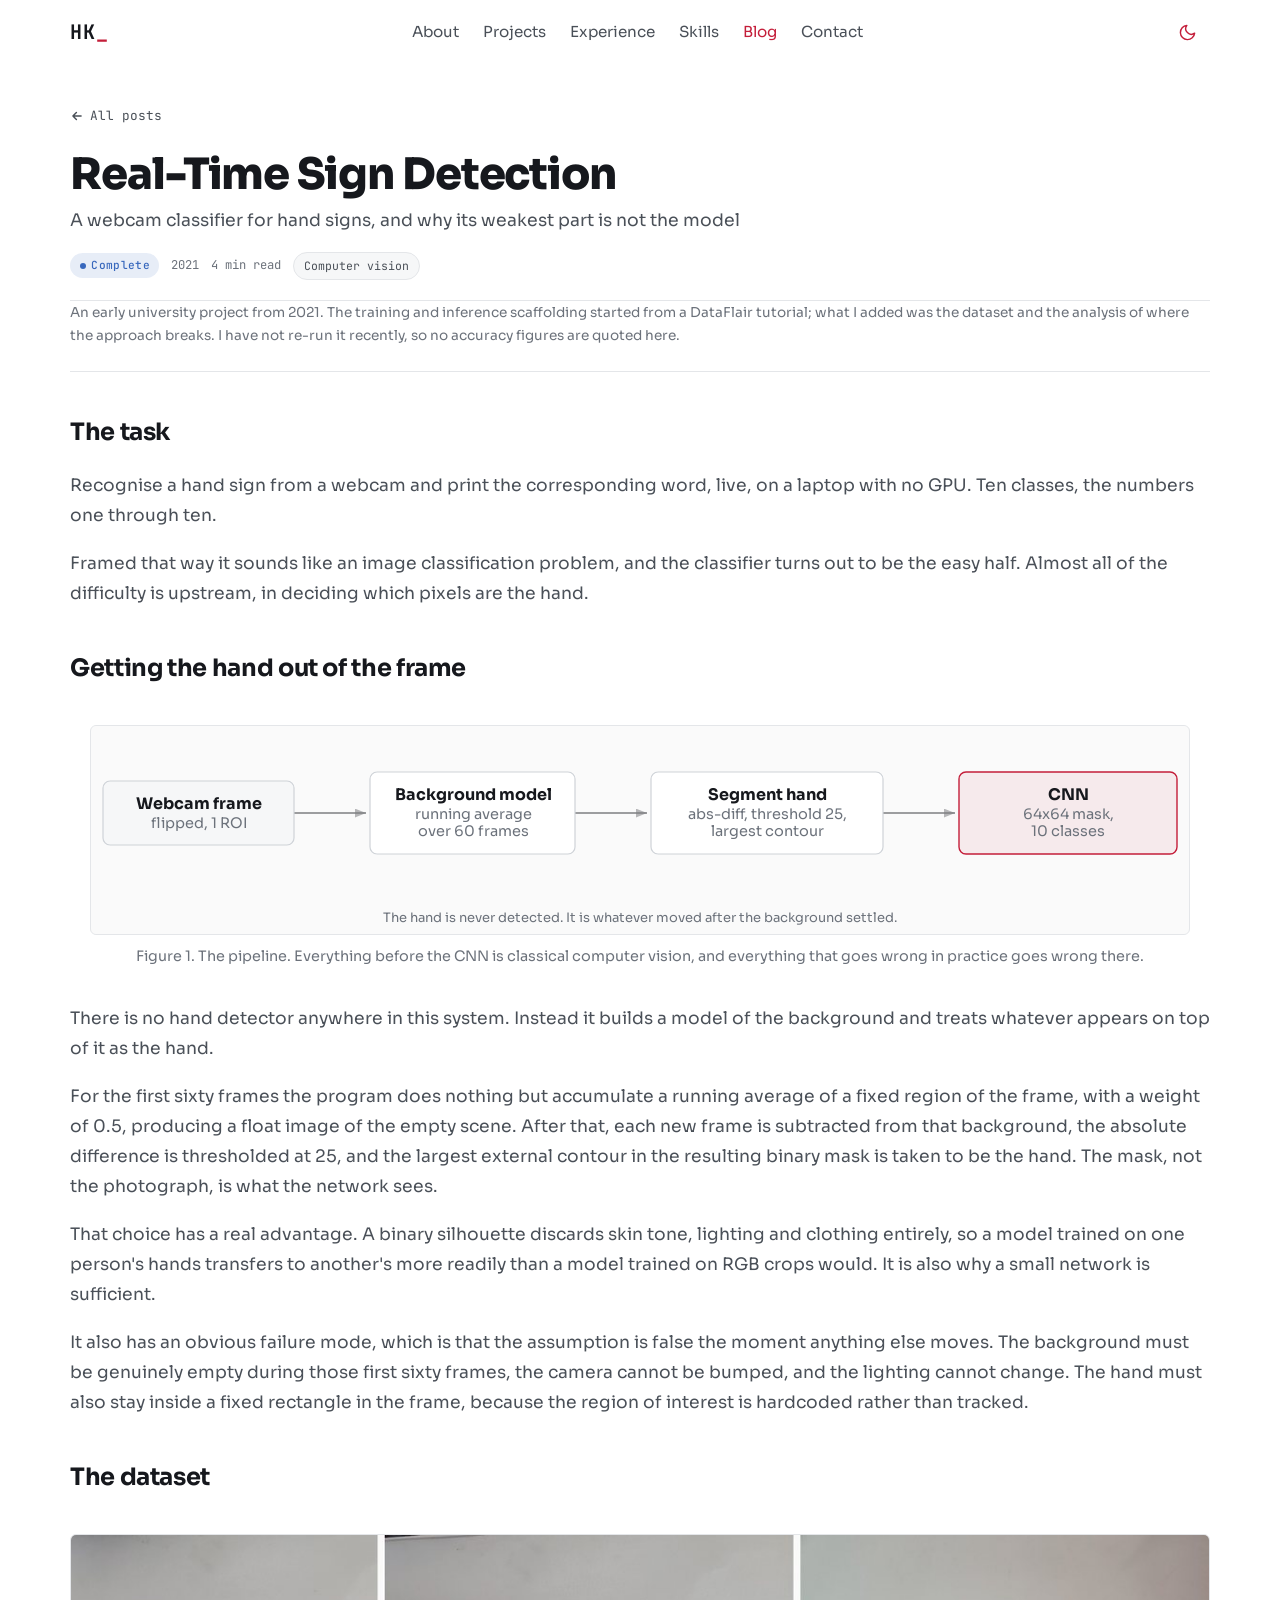
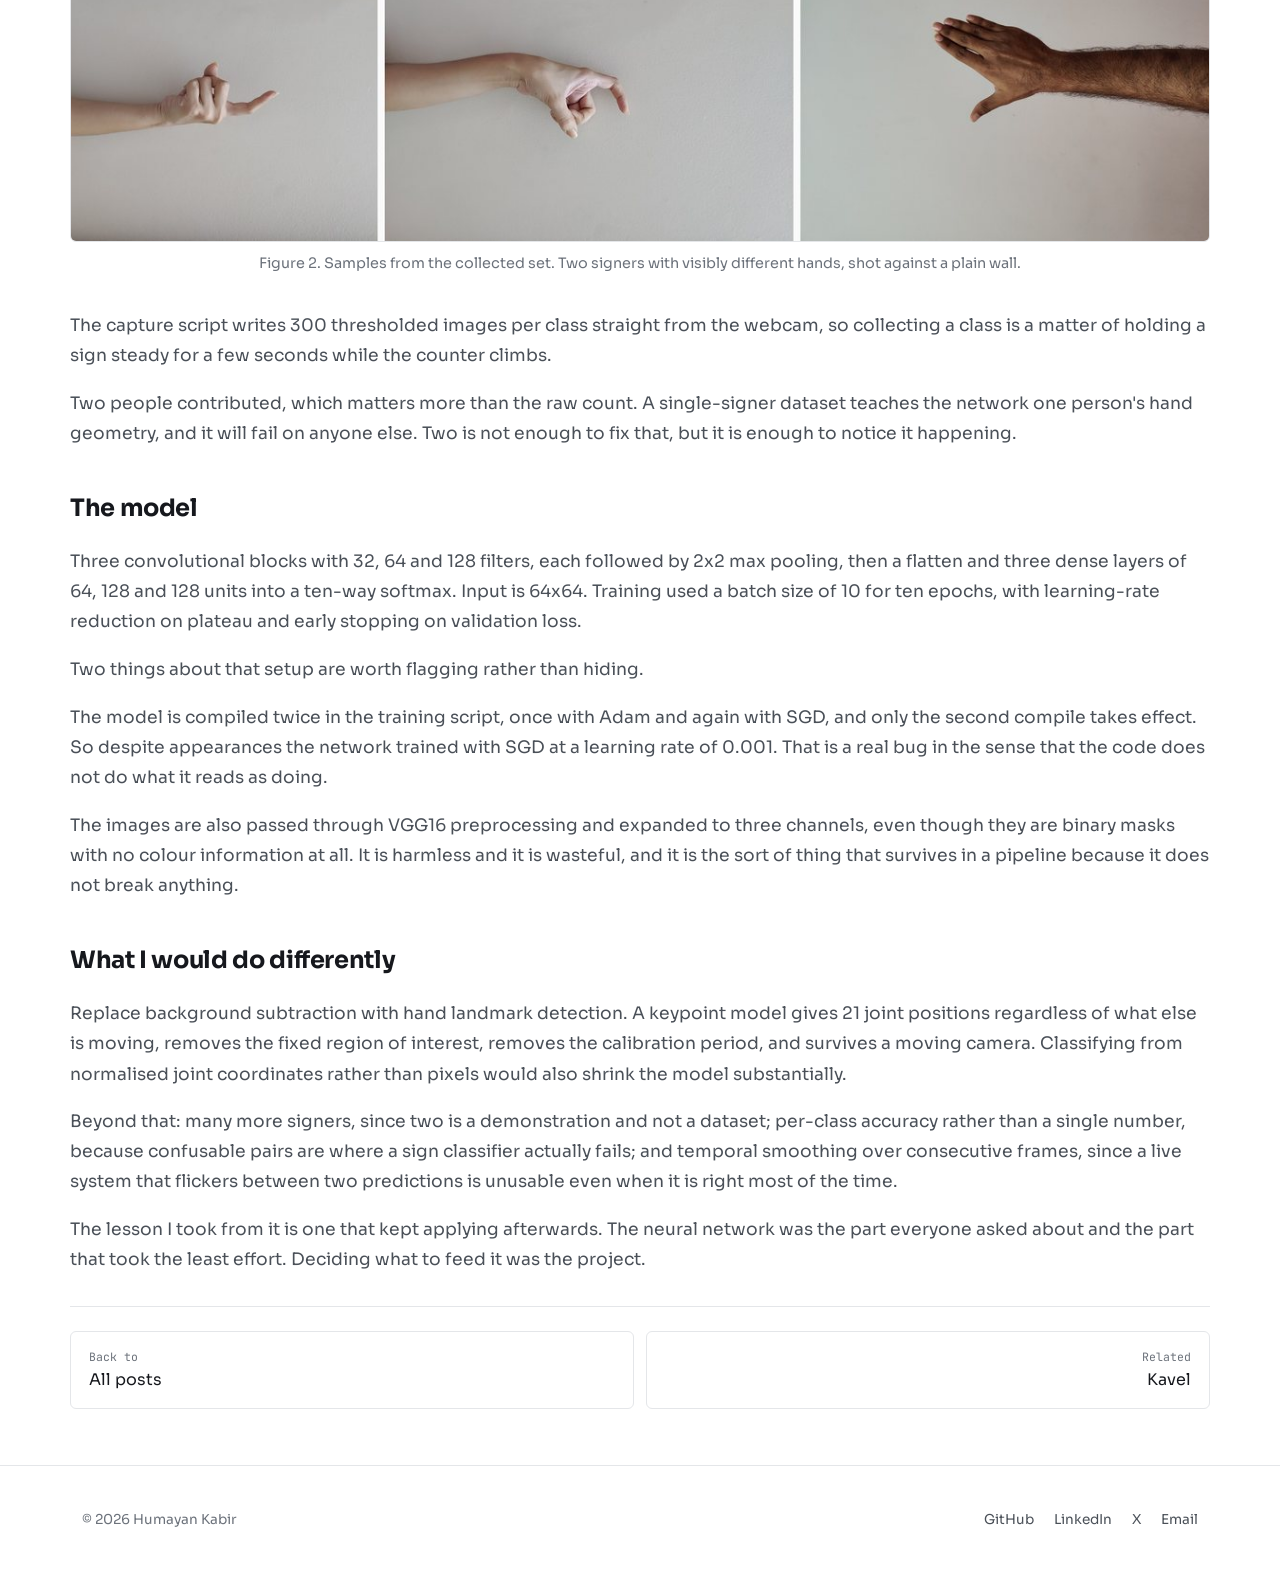
<file: blog/sign-language.html>
<!DOCTYPE html>
<html lang="en">
<head>
    <script async src="https://www.googletagmanager.com/gtag/js?id=G-NSLRFGYNE6"></script>
    <script>
        window.dataLayer = window.dataLayer || [];
        function gtag(){dataLayer.push(arguments);}
        gtag('js', new Date());
        gtag('config', 'G-NSLRFGYNE6');
    </script>

    <meta charset="UTF-8">
    <meta name="viewport" content="width=device-width, initial-scale=1.0">
    <title>Real-Time Sign Detection: a webcam classifier and its weakest part - Humayan Kabir</title>
    <meta name="description" content="A webcam hand-sign classifier built on background subtraction and a small CNN, and why the classical vision half is where it actually breaks.">
    <meta name="author" content="Humayan Kabir">

    <meta property="og:type" content="article">
    <meta property="og:url" content="https://humayankabir-re.github.io/blog/sign-language.html">
    <meta property="og:title" content="Real-Time Sign Detection">
    <meta property="og:description" content="A webcam sign classifier, and why its weakest part is not the model.">
    <meta property="og:image" content="https://humayankabir-re.github.io/assets/img/sign-language-card.jpg">

    <meta property="twitter:card" content="summary_large_image">
    <meta property="twitter:url" content="https://humayankabir-re.github.io/blog/sign-language.html">
    <meta property="twitter:title" content="Real-Time Sign Detection">
    <meta property="twitter:description" content="A webcam sign classifier, and why its weakest part is not the model.">
    <meta property="twitter:image" content="https://humayankabir-re.github.io/assets/img/sign-language-card.jpg">

    <link rel="canonical" href="https://humayankabir-re.github.io/blog/sign-language.html">
    <link rel="icon" href="data:image/svg+xml,<svg xmlns='http://www.w3.org/2000/svg' viewBox='0 0 64 64'><rect width='64' height='64' rx='12' fill='%23c41e3a'/><text x='32' y='43' font-family='monospace' font-size='30' font-weight='700' fill='%23fff' text-anchor='middle'>HK</text></svg>">

    <link rel="preconnect" href="https://fonts.googleapis.com">
    <link rel="preconnect" href="https://fonts.gstatic.com" crossorigin>
    <link href="https://fonts.googleapis.com/css2?family=JetBrains+Mono:wght@400;500;700&amp;family=Sora:wght@300;400;600;700;800&amp;display=swap" rel="stylesheet">
    <link rel="stylesheet" href="../assets/css/styles.css">

    <script>
        (function () {
            var stored = null;
            try { stored = localStorage.getItem('theme'); } catch (e) {}
            // Explicit choice wins. Otherwise follow the device, so a visitor in
            // dark mode is not hit with a white screen. Light is the fallback.
            if (!stored) {
                stored = window.matchMedia('(prefers-color-scheme: dark)').matches ? 'dark' : 'light';
            }
            document.documentElement.dataset.theme = stored === 'dark' ? 'dark' : 'light';
        })();
    </script>
</head>
<body>
    <!-- icon sprite: generated by tools/inline_sprite.py, do not hand-edit -->
    <svg xmlns="http://www.w3.org/2000/svg" style="display:none" aria-hidden="true">
    <symbol id="arrow-left" viewBox="0 0 24 24" fill="none" stroke="currentColor" stroke-width="2.5" stroke-linecap="round" stroke-linejoin="round">
        <path d="M19 12H5M11 18l-6-6 6-6"/>
      </symbol>
    <symbol id="arrow-up" viewBox="0 0 24 24" fill="none" stroke="currentColor" stroke-width="2">
        <path d="M12 19V5M5 12l7-7 7 7" stroke-linecap="round" stroke-linejoin="round"/>
      </symbol>
    <symbol id="moon" viewBox="0 0 24 24" fill="none" stroke="currentColor" stroke-width="1.8" stroke-linecap="round" stroke-linejoin="round">
        <path d="M21 12.8A9 9 0 1 1 11.2 3a7 7 0 0 0 9.8 9.8z"/>
      </symbol>
    <symbol id="sun" viewBox="0 0 24 24" fill="none" stroke="currentColor" stroke-width="1.8" stroke-linecap="round" stroke-linejoin="round">
        <circle cx="12" cy="12" r="4.2"/>
                              <path d="M12 2v2.4M12 19.6V22M4.2 4.2l1.7 1.7M18.1 18.1l1.7 1.7M2 12h2.4M19.6 12H22M4.2 19.8l1.7-1.7M18.1 5.9l1.7-1.7"/>
      </symbol>
    </svg>
    <!-- end icon sprite -->

    <a href="#main-content" class="skip-to-content">Skip to main content</a>

    <nav class="nav" id="navbar" aria-label="Primary">
        <div class="nav-container">
            <a href="../index.html#hero" class="nav-logo">HK<span class="cursor-blink">_</span></a>
            <div class="nav-menu" id="navMenu">
                <a href="../index.html#about" class="nav-link">About</a>
                <a href="../index.html#projects" class="nav-link">Projects</a>
                <a href="../index.html#experience" class="nav-link">Experience</a>
                <a href="../index.html#skills" class="nav-link">Skills</a>
                <a href="index.html" class="nav-link active">Blog</a>
                <a href="../index.html#contact" class="nav-link">Contact</a>
            </div>
            <div class="nav-actions">
                <button class="theme-toggle" type="button" aria-label="Switch to dark theme">
                    <svg class="icon-moon" width="19" height="19" aria-hidden="true"><use href="#moon"/></svg>
                    <svg class="icon-sun" width="19" height="19" aria-hidden="true"><use href="#sun"/></svg>
                </button>
                <button class="nav-toggle" id="navToggle" type="button" aria-label="Toggle navigation" aria-expanded="false" aria-controls="navMenu">
                    <span></span><span></span><span></span>
                </button>
            </div>
        </div>
    </nav>

    <main id="main-content">
    <article class="post">
        <div class="post-wrap">
            <a href="index.html" class="back-link">
                <svg width="14" height="14" aria-hidden="true"><use href="#arrow-left"/></svg>
                All posts
            </a>
            <h1 class="post-title">Real-Time Sign Detection</h1>
            <p class="post-subtitle">A webcam classifier for hand signs, and why its weakest part is not the model</p>
            <div class="post-meta">
                <span class="status status-complete">Complete</span>
                <span>2021</span>
                <span>4 min read</span>
                <span class="tag">Computer vision</span>
            </div>
            <p class="post-note">
                An early university project from 2021. The training and inference scaffolding started from a DataFlair tutorial; what I added was the dataset and the analysis of where the approach breaks. I have not re-run it recently, so no accuracy figures are quoted here.
            </p>
            <div class="post-body">

                <h2>The task</h2>
                <p>
                    Recognise a hand sign from a webcam and print the corresponding word, live, on a laptop with no GPU. Ten classes, the numbers one through ten.
                </p>
                <p>
                    Framed that way it sounds like an image classification problem, and the classifier turns out to be the easy half. Almost all of the difficulty is upstream, in deciding which pixels are the hand.
                </p>

                <h2>Getting the hand out of the frame</h2>

                <figure>
                    <!-- generated by tools/build_figures.py from the sl-pipeline spec -->
                    <div class="figure-scroll">
                        <svg viewBox="0 0 1098 208" width="1098" height="208" role="img" aria-label="Sign language pipeline: webcam frame, fixed region of interest, running-average background subtraction, threshold, largest contour, then a CNN over the 64 by 64 binary mask." xmlns="http://www.w3.org/2000/svg">
                          <defs>
                            <marker id="arrow" markerWidth="9" markerHeight="9" refX="8" refY="3.2" orient="auto">
                              <path d="M0 0 L8 3.2 L0 6.4 z" fill="currentColor" opacity="0.55"/>
                            </marker>
                          </defs>
                          <g fill="none" stroke="currentColor" stroke-width="1.4" opacity="0.55" marker-end="url(#arrow)">
                            <path d="M203 87 L275 87"/>
                            <path d="M484 87 L556 87"/>
                            <path d="M792 87 L864 87"/>
                          </g>
                          <g font-family="Sora, sans-serif" text-anchor="middle">
                            <rect x="12" y="55" width="191" height="64" rx="7" fill="var(--surface-raised)" stroke="var(--border-strong)" stroke-width="1.2"/>
                            <text x="108" y="83" font-size="16" font-weight="700" fill="var(--text-primary)">Webcam frame</text>
                            <text x="108" y="102" font-size="14.5" fill="var(--text-muted)">flipped, 1 ROI</text>
                            <rect x="279" y="46" width="205" height="82" rx="7" fill="var(--surface-card)" stroke="var(--border-strong)" stroke-width="1.2"/>
                            <text x="382" y="74" font-size="16" font-weight="700" fill="var(--text-primary)">Background model</text>
                            <text x="382" y="93" font-size="14.5" fill="var(--text-muted)">running average</text>
                            <text x="382" y="110" font-size="14.5" fill="var(--text-muted)">over 60 frames</text>
                            <rect x="560" y="46" width="232" height="82" rx="7" fill="var(--surface-card)" stroke="var(--border-strong)" stroke-width="1.2"/>
                            <text x="676" y="74" font-size="16" font-weight="700" fill="var(--text-primary)">Segment hand</text>
                            <text x="676" y="93" font-size="14.5" fill="var(--text-muted)">abs-diff, threshold 25,</text>
                            <text x="676" y="110" font-size="14.5" fill="var(--text-muted)">largest contour</text>
                            <rect x="868" y="46" width="218" height="82" rx="7" fill="var(--accent-wash)" stroke="var(--accent)" stroke-width="1.4"/>
                            <text x="977" y="74" font-size="16" font-weight="700" fill="var(--text-primary)">CNN</text>
                            <text x="977" y="93" font-size="14.5" fill="var(--text-muted)">64x64 mask,</text>
                            <text x="977" y="110" font-size="14.5" fill="var(--text-muted)">10 classes</text>
                            <text x="549" y="196" font-size="13" fill="var(--text-muted)">The hand is never detected. It is whatever moved after the background settled.</text>
                          </g>
                        </svg>
                    </div>
                    <figcaption>
                        Figure 1. The pipeline. Everything before the CNN is classical computer vision, and everything that goes wrong in practice goes wrong there.
                    </figcaption>
                </figure>

                <p>
                    There is no hand detector anywhere in this system. Instead it builds a model of the background and treats whatever appears on top of it as the hand.
                </p>
                <p>
                    For the first sixty frames the program does nothing but accumulate a running average of a fixed region of the frame, with a weight of 0.5, producing a float image of the empty scene. After that, each new frame is subtracted from that background, the absolute difference is thresholded at 25, and the largest external contour in the resulting binary mask is taken to be the hand. The mask, not the photograph, is what the network sees.
                </p>
                <p>
                    That choice has a real advantage. A binary silhouette discards skin tone, lighting and clothing entirely, so a model trained on one person's hands transfers to another's more readily than a model trained on RGB crops would. It is also why a small network is sufficient.
                </p>
                <p>
                    It also has an obvious failure mode, which is that the assumption is false the moment anything else moves. The background must be genuinely empty during those first sixty frames, the camera cannot be bumped, and the lighting cannot change. The hand must also stay inside a fixed rectangle in the frame, because the region of interest is hardcoded rather than tracked.
                </p>

                <h2>The dataset</h2>

                <figure>
                    <img src="../assets/img/sign-samples.jpg" alt="Three hand signs photographed against a plain wall by two different people" width="1200" height="323" loading="lazy">
                    <figcaption>
                        Figure 2. Samples from the collected set. Two signers with visibly different hands, shot against a plain wall.
                    </figcaption>
                </figure>

                <p>
                    The capture script writes 300 thresholded images per class straight from the webcam, so collecting a class is a matter of holding a sign steady for a few seconds while the counter climbs.
                </p>
                <p>
                    Two people contributed, which matters more than the raw count. A single-signer dataset teaches the network one person's hand geometry, and it will fail on anyone else. Two is not enough to fix that, but it is enough to notice it happening.
                </p>

                <h2>The model</h2>
                <p>
                    Three convolutional blocks with 32, 64 and 128 filters, each followed by 2x2 max pooling, then a flatten and three dense layers of 64, 128 and 128 units into a ten-way softmax. Input is 64x64. Training used a batch size of 10 for ten epochs, with learning-rate reduction on plateau and early stopping on validation loss.
                </p>
                <p>
                    Two things about that setup are worth flagging rather than hiding.
                </p>
                <p>
                    The model is compiled twice in the training script, once with Adam and again with SGD, and only the second compile takes effect. So despite appearances the network trained with SGD at a learning rate of 0.001. That is a real bug in the sense that the code does not do what it reads as doing.
                </p>
                <p>
                    The images are also passed through VGG16 preprocessing and expanded to three channels, even though they are binary masks with no colour information at all. It is harmless and it is wasteful, and it is the sort of thing that survives in a pipeline because it does not break anything.
                </p>

                <h2>What I would do differently</h2>
                <p>
                    Replace background subtraction with hand landmark detection. A keypoint model gives 21 joint positions regardless of what else is moving, removes the fixed region of interest, removes the calibration period, and survives a moving camera. Classifying from normalised joint coordinates rather than pixels would also shrink the model substantially.
                </p>
                <p>
                    Beyond that: many more signers, since two is a demonstration and not a dataset; per-class accuracy rather than a single number, because confusable pairs are where a sign classifier actually fails; and temporal smoothing over consecutive frames, since a live system that flickers between two predictions is unusable even when it is right most of the time.
                </p>
                <p>
                    The lesson I took from it is one that kept applying afterwards. The neural network was the part everyone asked about and the part that took the least effort. Deciding what to feed it was the project.
                </p>

                <nav class="post-nav" aria-label="Post navigation">
                    <a href="index.html"><span>Back to</span>All posts</a>
                    <a href="kavel.html" class="next"><span>Related</span>Kavel</a>
                </nav>
            </div>
        </div>
    </article>
    </main>

    <footer class="footer">
        <div class="container">
            <div class="footer-content">
                <p class="footer-text">&copy; <span data-year>2026</span> Humayan Kabir</p>
                <div class="footer-links">
                    <a href="https://github.com/HumayanKabir-re" target="_blank" rel="noopener">GitHub</a>
                    <a href="https://linkedin.com/in/humayan-kabir-linked" target="_blank" rel="noopener">LinkedIn</a>
                    <a href="https://x.com/hk_on_x" target="_blank" rel="noopener">X</a>
                    <a href="mailto:humayan.kabir.official@gmail.com">Email</a>
                </div>
            </div>
        </div>
    </footer>

    <button id="backToTop" class="back-to-top" type="button" aria-label="Back to top">
        <svg width="20" height="20" aria-hidden="true"><use href="#arrow-up"/></svg>
    </button>

    <script src="../assets/js/main.js"></script>
</body>
</html>
</file>
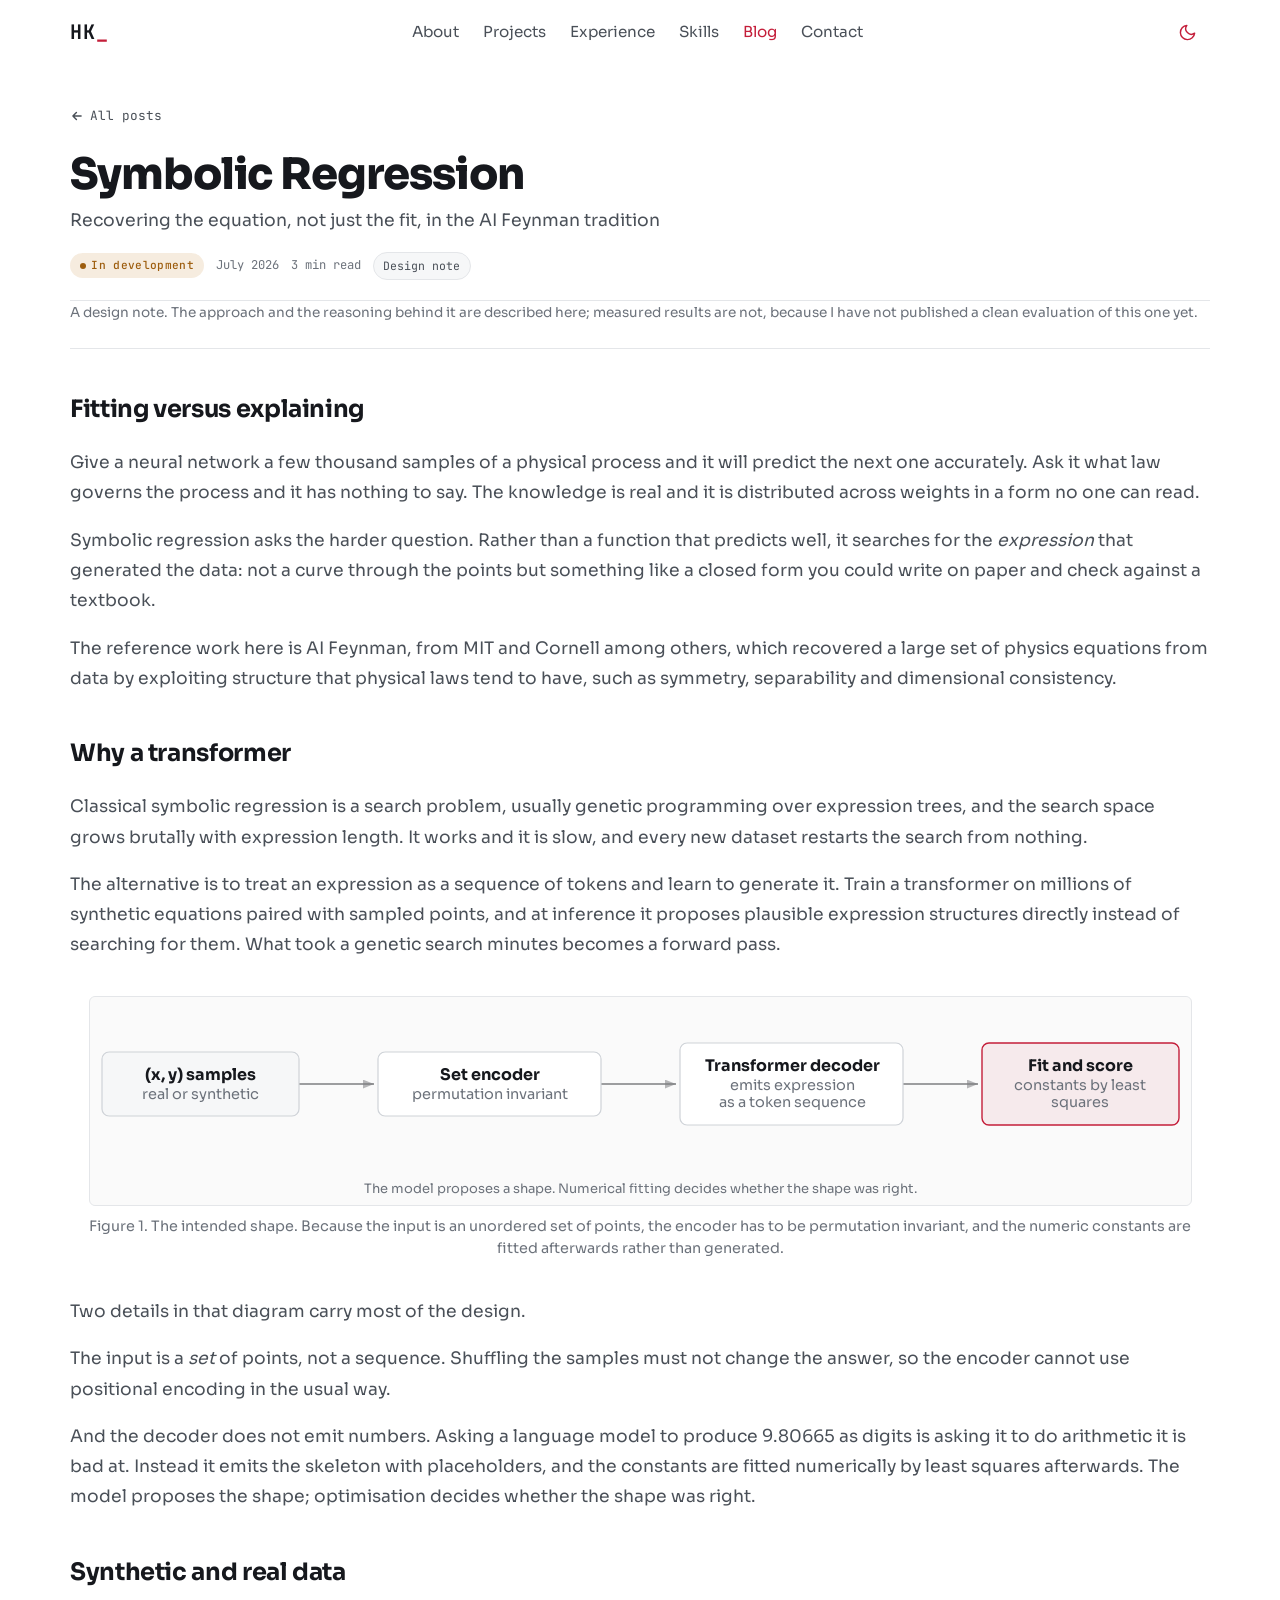
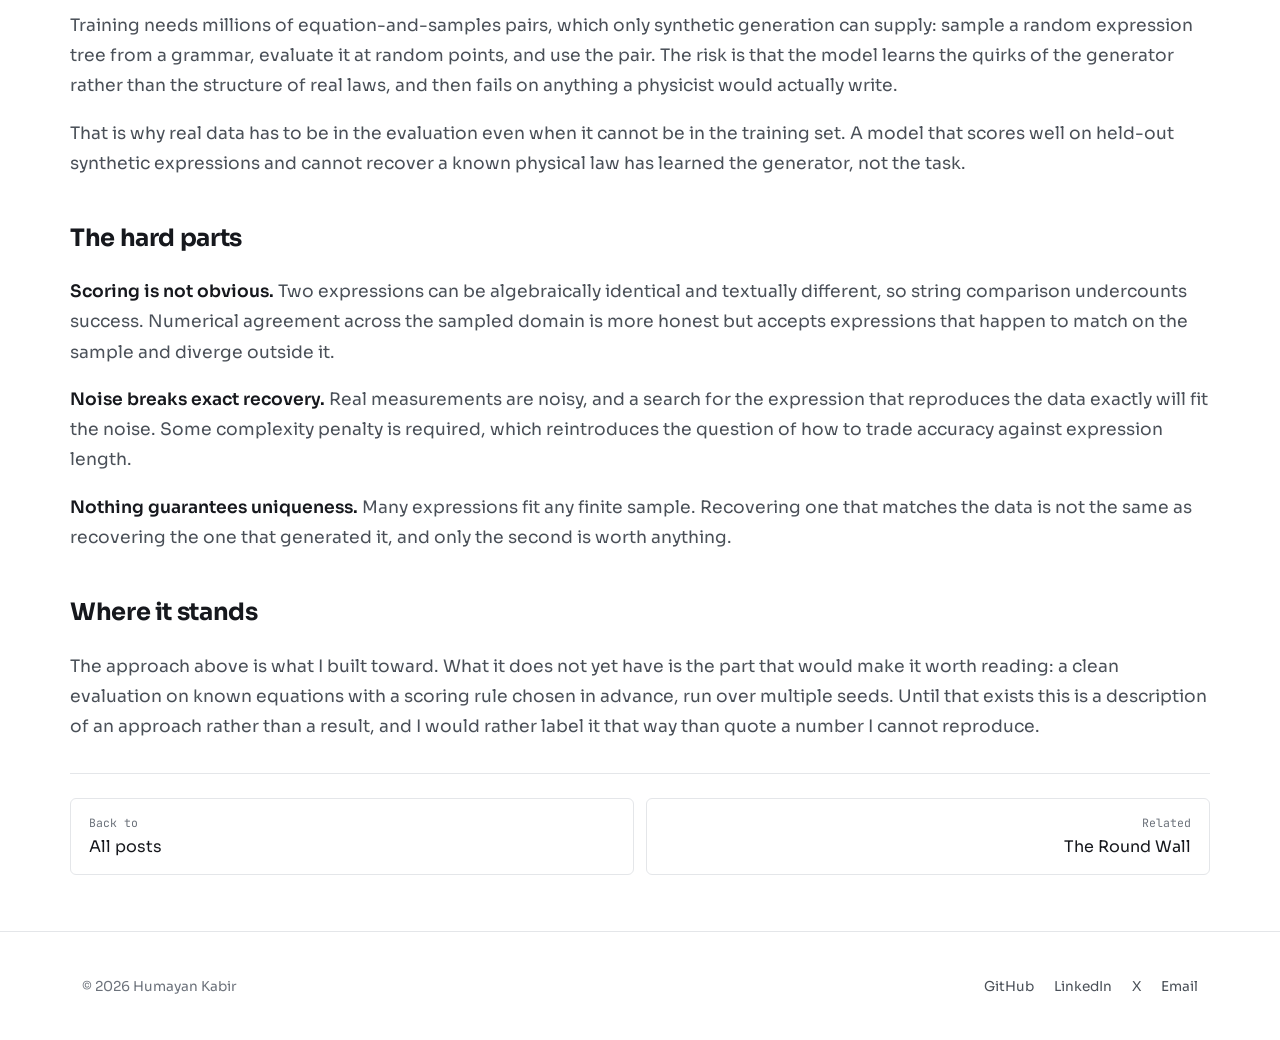
<file: blog/symbolic-regression.html>
<!DOCTYPE html>
<html lang="en">
<head>
    <script async src="https://www.googletagmanager.com/gtag/js?id=G-NSLRFGYNE6"></script>
    <script>
        window.dataLayer = window.dataLayer || [];
        function gtag(){dataLayer.push(arguments);}
        gtag('js', new Date());
        gtag('config', 'G-NSLRFGYNE6');
    </script>

    <meta charset="UTF-8">
    <meta name="viewport" content="width=device-width, initial-scale=1.0">
    <title>Symbolic Regression: recovering the equation, not just the fit - Humayan Kabir</title>
    <meta name="description" content="Searching for the expression that generated the data rather than a curve through it, in the AI Feynman tradition.">
    <meta name="author" content="Humayan Kabir">

    <meta property="og:type" content="article">
    <meta property="og:url" content="https://humayankabir-re.github.io/blog/symbolic-regression.html">
    <meta property="og:title" content="Symbolic Regression: recovering the equation, not just the fit">
    <meta property="og:description" content="Transformer-proposed expression skeletons with constants fitted numerically.">
    <meta property="og:image" content="https://humayankabir-re.github.io/assets/img/symbolic-regression-card.jpg">

    <meta property="twitter:card" content="summary_large_image">
    <meta property="twitter:url" content="https://humayankabir-re.github.io/blog/symbolic-regression.html">
    <meta property="twitter:title" content="Symbolic Regression: recovering the equation, not just the fit">
    <meta property="twitter:description" content="Transformer-proposed expression skeletons with constants fitted numerically.">
    <meta property="twitter:image" content="https://humayankabir-re.github.io/assets/img/symbolic-regression-card.jpg">

    <link rel="canonical" href="https://humayankabir-re.github.io/blog/symbolic-regression.html">
    <link rel="icon" href="data:image/svg+xml,<svg xmlns='http://www.w3.org/2000/svg' viewBox='0 0 64 64'><rect width='64' height='64' rx='12' fill='%23c41e3a'/><text x='32' y='43' font-family='monospace' font-size='30' font-weight='700' fill='%23fff' text-anchor='middle'>HK</text></svg>">

    <link rel="preconnect" href="https://fonts.googleapis.com">
    <link rel="preconnect" href="https://fonts.gstatic.com" crossorigin>
    <link href="https://fonts.googleapis.com/css2?family=JetBrains+Mono:wght@400;500;700&amp;family=Sora:wght@300;400;600;700;800&amp;display=swap" rel="stylesheet">
    <link rel="stylesheet" href="../assets/css/styles.css">

    <script>
        (function () {
            var stored = null;
            try { stored = localStorage.getItem('theme'); } catch (e) {}
            // Explicit choice wins. Otherwise follow the device, so a visitor in
            // dark mode is not hit with a white screen. Light is the fallback.
            if (!stored) {
                stored = window.matchMedia('(prefers-color-scheme: dark)').matches ? 'dark' : 'light';
            }
            document.documentElement.dataset.theme = stored === 'dark' ? 'dark' : 'light';
        })();
    </script>
</head>
<body>
    <!-- icon sprite: generated by tools/inline_sprite.py, do not hand-edit -->
    <svg xmlns="http://www.w3.org/2000/svg" style="display:none" aria-hidden="true">
    <symbol id="arrow-left" viewBox="0 0 24 24" fill="none" stroke="currentColor" stroke-width="2.5" stroke-linecap="round" stroke-linejoin="round">
        <path d="M19 12H5M11 18l-6-6 6-6"/>
      </symbol>
    <symbol id="arrow-up" viewBox="0 0 24 24" fill="none" stroke="currentColor" stroke-width="2">
        <path d="M12 19V5M5 12l7-7 7 7" stroke-linecap="round" stroke-linejoin="round"/>
      </symbol>
    <symbol id="moon" viewBox="0 0 24 24" fill="none" stroke="currentColor" stroke-width="1.8" stroke-linecap="round" stroke-linejoin="round">
        <path d="M21 12.8A9 9 0 1 1 11.2 3a7 7 0 0 0 9.8 9.8z"/>
      </symbol>
    <symbol id="sun" viewBox="0 0 24 24" fill="none" stroke="currentColor" stroke-width="1.8" stroke-linecap="round" stroke-linejoin="round">
        <circle cx="12" cy="12" r="4.2"/>
                              <path d="M12 2v2.4M12 19.6V22M4.2 4.2l1.7 1.7M18.1 18.1l1.7 1.7M2 12h2.4M19.6 12H22M4.2 19.8l1.7-1.7M18.1 5.9l1.7-1.7"/>
      </symbol>
    </svg>
    <!-- end icon sprite -->

    <a href="#main-content" class="skip-to-content">Skip to main content</a>

    <nav class="nav" id="navbar" aria-label="Primary">
        <div class="nav-container">
            <a href="../index.html#hero" class="nav-logo">HK<span class="cursor-blink">_</span></a>
            <div class="nav-menu" id="navMenu">
                <a href="../index.html#about" class="nav-link">About</a>
                <a href="../index.html#projects" class="nav-link">Projects</a>
                <a href="../index.html#experience" class="nav-link">Experience</a>
                <a href="../index.html#skills" class="nav-link">Skills</a>
                <a href="index.html" class="nav-link active">Blog</a>
                <a href="../index.html#contact" class="nav-link">Contact</a>
            </div>
            <div class="nav-actions">
                <button class="theme-toggle" type="button" aria-label="Switch to dark theme">
                    <svg class="icon-moon" width="19" height="19" aria-hidden="true"><use href="#moon"/></svg>
                    <svg class="icon-sun" width="19" height="19" aria-hidden="true"><use href="#sun"/></svg>
                </button>
                <button class="nav-toggle" id="navToggle" type="button" aria-label="Toggle navigation" aria-expanded="false" aria-controls="navMenu">
                    <span></span><span></span><span></span>
                </button>
            </div>
        </div>
    </nav>

    <main id="main-content">
    <article class="post">
        <div class="post-wrap">
            <a href="index.html" class="back-link">
                <svg width="14" height="14" aria-hidden="true"><use href="#arrow-left"/></svg>
                All posts
            </a>
            <h1 class="post-title">Symbolic Regression</h1>
            <p class="post-subtitle">Recovering the equation, not just the fit, in the AI Feynman tradition</p>
            <div class="post-meta">
                <span class="status status-progress">In development</span>
                <span>July 2026</span>
                <span>3 min read</span>
                <span class="tag">Design note</span>
            </div>
            <p class="post-note">
                A design note. The approach and the reasoning behind it are described here; measured results are not, because I have not published a clean evaluation of this one yet.
            </p>
            <div class="post-body">

                <h2>Fitting versus explaining</h2>
                <p>
                    Give a neural network a few thousand samples of a physical process and it will predict the next one accurately. Ask it what law governs the process and it has nothing to say. The knowledge is real and it is distributed across weights in a form no one can read.
                </p>
                <p>
                    Symbolic regression asks the harder question. Rather than a function that predicts well, it searches for the <em>expression</em> that generated the data: not a curve through the points but something like a closed form you could write on paper and check against a textbook.
                </p>
                <p>
                    The reference work here is AI Feynman, from MIT and Cornell among others, which recovered a large set of physics equations from data by exploiting structure that physical laws tend to have, such as symmetry, separability and dimensional consistency.
                </p>

                <h2>Why a transformer</h2>
                <p>
                    Classical symbolic regression is a search problem, usually genetic programming over expression trees, and the search space grows brutally with expression length. It works and it is slow, and every new dataset restarts the search from nothing.
                </p>
                <p>
                    The alternative is to treat an expression as a sequence of tokens and learn to generate it. Train a transformer on millions of synthetic equations paired with sampled points, and at inference it proposes plausible expression structures directly instead of searching for them. What took a genetic search minutes becomes a forward pass.
                </p>

                <figure>
                    <!-- generated by tools/build_figures.py from the sr-pipeline spec -->
                    <div class="figure-scroll">
                        <svg viewBox="0 0 1101 208" width="1101" height="208" role="img" aria-label="Symbolic regression approach: numeric data is encoded, a transformer proposes candidate expressions, and each candidate is scored by fitting its constants against the data." xmlns="http://www.w3.org/2000/svg">
                          <defs>
                            <marker id="arrow" markerWidth="9" markerHeight="9" refX="8" refY="3.2" orient="auto">
                              <path d="M0 0 L8 3.2 L0 6.4 z" fill="currentColor" opacity="0.55"/>
                            </marker>
                          </defs>
                          <g fill="none" stroke="currentColor" stroke-width="1.4" opacity="0.55" marker-end="url(#arrow)">
                            <path d="M209 87 L284 87"/>
                            <path d="M511 87 L586 87"/>
                            <path d="M813 87 L888 87"/>
                          </g>
                          <g font-family="Sora, sans-serif" text-anchor="middle">
                            <rect x="12" y="55" width="197" height="64" rx="7" fill="var(--surface-raised)" stroke="var(--border-strong)" stroke-width="1.2"/>
                            <text x="110" y="83" font-size="16" font-weight="700" fill="var(--text-primary)">(x, y) samples</text>
                            <text x="110" y="102" font-size="14.5" fill="var(--text-muted)">real or synthetic</text>
                            <rect x="288" y="55" width="223" height="64" rx="7" fill="var(--surface-card)" stroke="var(--border-strong)" stroke-width="1.2"/>
                            <text x="400" y="83" font-size="16" font-weight="700" fill="var(--text-primary)">Set encoder</text>
                            <text x="400" y="102" font-size="14.5" fill="var(--text-muted)">permutation invariant</text>
                            <rect x="590" y="46" width="223" height="82" rx="7" fill="var(--surface-card)" stroke="var(--border-strong)" stroke-width="1.2"/>
                            <text x="702" y="74" font-size="16" font-weight="700" fill="var(--text-primary)">Transformer decoder</text>
                            <text x="702" y="93" font-size="14.5" fill="var(--text-muted)">emits expression</text>
                            <text x="702" y="110" font-size="14.5" fill="var(--text-muted)">as a token sequence</text>
                            <rect x="892" y="46" width="197" height="82" rx="7" fill="var(--accent-wash)" stroke="var(--accent)" stroke-width="1.4"/>
                            <text x="990" y="74" font-size="16" font-weight="700" fill="var(--text-primary)">Fit and score</text>
                            <text x="990" y="93" font-size="14.5" fill="var(--text-muted)">constants by least</text>
                            <text x="990" y="110" font-size="14.5" fill="var(--text-muted)">squares</text>
                            <text x="550" y="196" font-size="13" fill="var(--text-muted)">The model proposes a shape. Numerical fitting decides whether the shape was right.</text>
                          </g>
                        </svg>
                    </div>
                    <figcaption>
                        Figure 1. The intended shape. Because the input is an unordered set of points, the encoder has to be permutation invariant, and the numeric constants are fitted afterwards rather than generated.
                    </figcaption>
                </figure>

                <p>
                    Two details in that diagram carry most of the design.
                </p>
                <p>
                    The input is a <em>set</em> of points, not a sequence. Shuffling the samples must not change the answer, so the encoder cannot use positional encoding in the usual way.
                </p>
                <p>
                    And the decoder does not emit numbers. Asking a language model to produce 9.80665 as digits is asking it to do arithmetic it is bad at. Instead it emits the skeleton with placeholders, and the constants are fitted numerically by least squares afterwards. The model proposes the shape; optimisation decides whether the shape was right.
                </p>

                <h2>Synthetic and real data</h2>
                <p>
                    Training needs millions of equation-and-samples pairs, which only synthetic generation can supply: sample a random expression tree from a grammar, evaluate it at random points, and use the pair. The risk is that the model learns the quirks of the generator rather than the structure of real laws, and then fails on anything a physicist would actually write.
                </p>
                <p>
                    That is why real data has to be in the evaluation even when it cannot be in the training set. A model that scores well on held-out synthetic expressions and cannot recover a known physical law has learned the generator, not the task.
                </p>

                <h2>The hard parts</h2>
                <p>
                    <strong>Scoring is not obvious.</strong> Two expressions can be algebraically identical and textually different, so string comparison undercounts success. Numerical agreement across the sampled domain is more honest but accepts expressions that happen to match on the sample and diverge outside it.
                </p>
                <p>
                    <strong>Noise breaks exact recovery.</strong> Real measurements are noisy, and a search for the expression that reproduces the data exactly will fit the noise. Some complexity penalty is required, which reintroduces the question of how to trade accuracy against expression length.
                </p>
                <p>
                    <strong>Nothing guarantees uniqueness.</strong> Many expressions fit any finite sample. Recovering one that matches the data is not the same as recovering the one that generated it, and only the second is worth anything.
                </p>

                <h2>Where it stands</h2>
                <p>
                    The approach above is what I built toward. What it does not yet have is the part that would make it worth reading: a clean evaluation on known equations with a scoring rule chosen in advance, run over multiple seeds. Until that exists this is a description of an approach rather than a result, and I would rather label it that way than quote a number I cannot reproduce.
                </p>

                <nav class="post-nav" aria-label="Post navigation">
                    <a href="index.html"><span>Back to</span>All posts</a>
                    <a href="round-wall.html" class="next"><span>Related</span>The Round Wall</a>
                </nav>
            </div>
        </div>
    </article>
    </main>

    <footer class="footer">
        <div class="container">
            <div class="footer-content">
                <p class="footer-text">&copy; <span data-year>2026</span> Humayan Kabir</p>
                <div class="footer-links">
                    <a href="https://github.com/HumayanKabir-re" target="_blank" rel="noopener">GitHub</a>
                    <a href="https://linkedin.com/in/humayan-kabir-linked" target="_blank" rel="noopener">LinkedIn</a>
                    <a href="https://x.com/hk_on_x" target="_blank" rel="noopener">X</a>
                    <a href="mailto:humayan.kabir.official@gmail.com">Email</a>
                </div>
            </div>
        </div>
    </footer>

    <button id="backToTop" class="back-to-top" type="button" aria-label="Back to top">
        <svg width="20" height="20" aria-hidden="true"><use href="#arrow-up"/></svg>
    </button>

    <script src="../assets/js/main.js"></script>
</body>
</html>
</file>
<file: assets/css/styles.css>
/* Mercato portfolio styles
 *
 *   Theme tokens
 *   Loading screen
 *   Navigation
 *   Hero
 *   Section scaffolding
 *   About
 *   Experience timeline
 *   Tags
 *   Status chips
 *   Projects
 *   Skills
 *   Contact
 *   Footer
 *   Back to top
 *   Blog index
 *   Blog post
 *
 * Responsive rules sit with the component they modify rather than in one
 * block at the end. Breakpoints: 640, 900, 1200.
 */

/* --- Theme tokens ----------------------------------------------- */
/* Light is the default. Dark is the original site palette, kept intact. */

:root {
    --surface-page: #ffffff;
    --surface-card: #ffffff;
    --surface-raised: #f6f7f8;
    --surface-sunken: #fafafa;

    --text-primary: #16181d;
    --text-secondary: #4a5058;
    --text-muted: #6c727b;

    --accent: #c41e3a;
    --accent-hover: #a3182f;
    --accent-wash: rgba(196, 30, 58, 0.07);
    --on-accent: #ffffff;

    --border: #e4e6e9;
    --border-strong: #cfd3d8;

    /* Canvas reads these so it recolours with the theme instead of forking. */
    --canvas-node: 196, 30, 58;
    --canvas-edge: 196, 30, 58;
    --canvas-node-opacity: 0.55;
    --canvas-edge-opacity: 0.28;

    --font-display: 'Sora', system-ui, sans-serif;
    --font-body: 'Sora', system-ui, sans-serif;
    --font-mono: 'JetBrains Mono', ui-monospace, monospace;

    --space-xs: 0.5rem;
    --space-sm: 1rem;
    --space-md: 2rem;
    --space-lg: 3.5rem;
    --space-xl: 5rem;

    --radius: 10px;
    --radius-sm: 6px;
    --radius-pill: 999px;

    --shadow-sm: 0 1px 2px rgba(16, 18, 22, 0.06);
    --shadow-md: 0 4px 16px rgba(16, 18, 22, 0.08);
    --shadow-lg: 0 12px 32px rgba(16, 18, 22, 0.1);

    --ease: 0.2s ease;
    --ease-slow: 0.4s ease;
}

[data-theme="dark"] {
    --surface-page: #0a0e17;
    --surface-card: #111827;
    --surface-raised: #1a2332;
    --surface-sunken: #0d1220;

    --text-primary: #e8eaed;
    --text-secondary: #9ca3af;
    --text-muted: #838a98;

    --accent: #00d9ff;
    --accent-hover: #5ce6ff;
    --accent-wash: rgba(0, 217, 255, 0.1);
    --on-accent: #0a0e17;

    --border: #22304a;
    --border-strong: #33456a;

    --canvas-node: 0, 217, 255;
    --canvas-edge: 0, 217, 255;
    --canvas-node-opacity: 0.95;
    --canvas-edge-opacity: 0.8;

    --shadow-sm: 0 2px 8px rgba(0, 0, 0, 0.3);
    --shadow-md: 0 4px 16px rgba(0, 0, 0, 0.4);
    --shadow-lg: 0 8px 32px rgba(0, 0, 0, 0.5);
}

*,
*::before,
*::after {
    margin: 0;
    padding: 0;
    box-sizing: border-box;
}

html {
    scroll-behavior: smooth;
    /* Fixed nav would otherwise cover anchored headings. */
    scroll-padding-top: 5rem;
}

body {
    background: var(--surface-page);
    color: var(--text-primary);
    font-family: var(--font-body);
    font-size: 1rem;
    line-height: 1.7;
    overflow-x: hidden;
    -webkit-font-smoothing: antialiased;
    transition: background-color var(--ease-slow), color var(--ease-slow);
}

img {
    display: block;
    max-width: 100%;
}

a {
    color: var(--accent);
    text-decoration: none;
}

:focus-visible {
    outline: 2px solid var(--accent);
    outline-offset: 3px;
    border-radius: 2px;
}

.container {
    width: 100%;
    max-width: 1180px;
    margin: 0 auto;
    padding: 0 1.25rem;
}

@media (min-width: 640px) {
    .container,
    .nav-container {
        padding: 0 2rem;
    }
}

.skip-to-content {
    position: absolute;
    top: -100%;
    left: 1rem;
    z-index: 10001;
    padding: 0.75rem 1.25rem;
    background: var(--accent);
    border-radius: 0 0 var(--radius-sm) var(--radius-sm);
    color: var(--on-accent);
    font-size: 0.9rem;
}

.skip-to-content:focus {
    top: 0;
}

/* --- Loading screen ---------------------------------------------------- */

.loading-screen {
    position: fixed;
    inset: 0;
    z-index: 10000;
    display: flex;
    align-items: center;
    justify-content: center;
    background: var(--surface-page);
    transition: opacity 0.5s ease, visibility 0.5s ease;
}

.loading-screen.hidden {
    opacity: 0;
    visibility: hidden;
}

.loading-content {
    width: 100%;
    max-width: 320px;
    padding: 0 1.5rem;
    text-align: center;
}

.loading-logo {
    margin-bottom: 1.75rem;
}

.loading-text {
    color: var(--accent);
    font-family: var(--font-mono);
    font-size: 2.5rem;
    font-weight: 700;
    letter-spacing: 0.06em;
}

.loading-bar {
    height: 3px;
    margin-bottom: 1rem;
    border-radius: var(--radius-pill);
    background: var(--border);
    overflow: hidden;
}

.loading-progress {
    width: 0;
    height: 100%;
    background: var(--accent);
    transition: width 0.3s ease;
}

.loading-status {
    color: var(--text-muted);
    font-family: var(--font-mono);
    font-size: 0.8rem;
}

/* --- Navigation -------------------------------------------------------- */

.nav {
    position: fixed;
    top: 0;
    left: 0;
    right: 0;
    z-index: 1000;
    border-bottom: 1px solid transparent;
    background: color-mix(in srgb, var(--surface-page) 96%, transparent);
    backdrop-filter: blur(12px);
    transition: border-color var(--ease), box-shadow var(--ease);
}

.nav.scrolled {
    border-bottom-color: var(--border);
    box-shadow: var(--shadow-sm);
}

.nav-container {
    display: flex;
    align-items: center;
    justify-content: space-between;
    gap: 1rem;
    min-height: 4rem;
    max-width: 1180px;
    margin: 0 auto;
    padding: 0 1.25rem;
}

.nav-logo {
    color: var(--text-primary);
    font-family: var(--font-mono);
    font-size: 1.25rem;
    font-weight: 700;
    letter-spacing: 0.04em;
}

.nav-logo .cursor-blink {
    color: var(--accent);
    animation: blink 1.1s step-end infinite;
}

@keyframes blink {
    50% { opacity: 0; }
}

.nav-menu {
    position: fixed;
    top: 4rem;
    left: 0;
    right: 0;
    display: flex;
    flex-direction: column;
    padding: 0 1.25rem;
    max-height: 0;
    border-bottom: 1px solid transparent;
    background: var(--surface-page);
    overflow: hidden;
    transition: max-height 0.3s ease, padding 0.3s ease;
}

.nav-menu.open {
    max-height: 26rem;
    padding: 0.5rem 1.25rem 1.25rem;
    border-bottom-color: var(--border);
    box-shadow: var(--shadow-md);
}

.nav-link {
    display: flex;
    align-items: center;
    min-height: 44px;
    color: var(--text-secondary);
    font-size: 0.95rem;
    transition: color var(--ease);
}

.nav-link:hover,
.nav-link.active {
    color: var(--accent);
}

.nav-actions {
    display: flex;
    align-items: center;
    gap: 0.25rem;
}

.theme-toggle,
.nav-toggle {
    display: flex;
    align-items: center;
    justify-content: center;
    width: 44px;
    height: 44px;
    padding: 0;
    border: 0;
    border-radius: var(--radius-sm);
    background: none;
    color: var(--text-secondary);
    cursor: pointer;
    transition: color var(--ease), background-color var(--ease);
    /* outline: 1px solid var(--accent); */
    /* border-radius: 2px; */
    color: var(--accent);
}

.theme-toggle:hover,
.nav-toggle:hover {
    background: var(--surface-raised);
    color: var(--accent);
    outline: 1px solid var(--accent);
}


@media (min-width: 900px) {
    .nav-menu {
        position: static;
        flex-direction: row;
        align-items: center;
        gap: 1.5rem;
        max-height: none;
        padding: 0;
        border: 0;
        background: none;
        overflow: visible;
        box-shadow: none;
    }

    .nav-toggle {
        display: none;
    }
}

/* Only one icon is ever shown; the other is swapped out by theme. */
.theme-toggle .icon-sun { display: none; }
[data-theme="dark"] .theme-toggle .icon-sun { display: block; }
[data-theme="dark"] .theme-toggle .icon-moon { display: none; }

.nav-toggle span {
    display: block;
    width: 20px;
    height: 2px;
    border-radius: 2px;
    background: currentColor;
    transition: transform var(--ease), opacity var(--ease);
}

.nav-toggle span + span {
    margin-top: 5px;
}

.nav-toggle.open span:nth-child(1) {
    transform: translateY(7px) rotate(45deg);
}

.nav-toggle.open span:nth-child(2) {
    opacity: 0;
}

.nav-toggle.open span:nth-child(3) {
    transform: translateY(-7px) rotate(-45deg);
}

/* --- Hero -------------------------------------------------------------- */

.hero {
    position: relative;
    display: flex;
    align-items: center;
    min-height: 100svh;
    padding: 6rem 0 4rem;
    overflow: hidden;
}

.hero-background {
    position: absolute;
    inset: 0;
    z-index: 0;
}

#neural-network {
    display: block;
    width: 100%;
    height: 100%;
}

/* <main> is a flex item here, so without this it shrinks to its content and
   the hero sits left of every section below it. */
.hero > main {
    width: 100%;
}

.hero .container,
.hero main {
    position: relative;
    z-index: 1;
}

.hero-greeting {
    margin-bottom: 0.5rem;
    color: var(--accent);
    font-family: var(--font-mono);
    font-size: 0.85rem;
    letter-spacing: 0.08em;
}

.hero-name {
    margin-bottom: 0.35rem;
    font-family: var(--font-display);
    font-size: clamp(2.4rem, 10vw, 4.5rem);
    font-weight: 800;
    line-height: 1.05;
    letter-spacing: -0.03em;
}

.hero-title-wrapper {
    min-height: 2.6rem;
    margin-bottom: 1.25rem;
}

.hero-title {
    color: var(--text-secondary);
    font-family: var(--font-mono);
    font-size: clamp(1rem, 4.5vw, 1.5rem);
    font-weight: 500;
}

.hero-title .cursor {
    color: var(--accent);
    animation: blink 1.1s step-end infinite;
}

.hero-description {
    max-width: 34rem;
    margin-bottom: 2rem;
    color: var(--text-secondary);
    font-size: 1.02rem;
}

.hero-cta {
    display: flex;
    flex-wrap: wrap;
    gap: 0.75rem;
    margin-bottom: 2rem;
}

.btn {
    display: inline-flex;
    align-items: center;
    justify-content: center;
    gap: 0.5rem;
    min-height: 44px;
    padding: 0 1.4rem;
    border: 1px solid transparent;
    border-radius: var(--radius-sm);
    font-family: var(--font-body);
    font-size: 0.92rem;
    font-weight: 600;
    cursor: pointer;
    transition: background-color var(--ease), border-color var(--ease), color var(--ease), transform var(--ease);
}

.btn:hover {
    transform: translateY(-1px);
}

.btn-primary {
    background: var(--accent);
    color: var(--on-accent);
}

.btn-primary:hover {
    background: var(--accent-hover);
}

.btn-secondary {
    border-color: var(--border-strong);
    background: var(--surface-card);
    color: var(--text-primary);
}

.btn-secondary:hover {
    border-color: var(--accent);
    color: var(--accent);
}

.hero-social {
    display: flex;
    gap: 0.25rem;
}

.social-link {
    display: flex;
    align-items: center;
    justify-content: center;
    width: 44px;
    height: 44px;
    border-radius: var(--radius-sm);
    color: var(--text-secondary);
    transition: color var(--ease), background-color var(--ease);
}

.social-link:hover {
    background: var(--surface-raised);
    color: var(--accent);
}

.scroll-indicator {
    position: absolute;
    bottom: 1.5rem;
    left: 50%;
    z-index: 1;
    transform: translateX(-50%);
}

.mouse {
    width: 33px;
    height: 51px;
    padding-top: 6px;
    border: 3px solid var(--accent);
    border-radius: var(--radius-pill);
}

.wheel {
    width: 3px;
    height: 6px;
    margin: 0 auto;
    border-radius: var(--radius-pill);
    background: var(--accent);
    animation: wheel 1.6s ease-in-out infinite;
}

@keyframes wheel {
    0%   { opacity: 0; transform: translateY(0); }
    35%  { opacity: 1; }
    100% { opacity: 0; transform: translateY(10px); }
}


@media (min-width: 1200px) {
    .hero-description {
        font-size: 1.1rem;
    }
}

/* --- Section scaffolding ----------------------------------------------- */

section {
    padding: var(--space-lg) 0;
}

.section-header {
    margin-bottom: var(--space-md);
}

.section-tag {
    display: block;
    margin-bottom: 0.4rem;
    color: var(--accent);
    font-family: var(--font-mono);
    font-size: 0.78rem;
    letter-spacing: 0.1em;
}

.section-title {
    font-family: var(--font-display);
    font-size: clamp(1.75rem, 6vw, 2.5rem);
    font-weight: 700;
    letter-spacing: -0.02em;
}


@media (min-width: 900px) {
    section {
        padding: var(--space-xl) 0;
    }
}

/* --- About ------------------------------------------------------------- */

.about-grid {
    display: grid;
    gap: var(--space-md);
}

.about-text p + p {
    margin-top: 1rem;
}

.about-text p {
    color: var(--text-secondary);
}

.about-text strong {
    color: var(--text-primary);
    font-weight: 600;
}

.about-highlights {
    display: grid;
    grid-template-columns: repeat(3, 1fr);
    gap: 0.75rem;
    margin-top: var(--space-md);
}

.highlight-item {
    padding: 1rem 0.5rem;
    border: 1px solid var(--border);
    border-radius: var(--radius);
    background: var(--surface-raised);
    text-align: center;
}

.highlight-number {
    color: var(--accent);
    font-family: var(--font-display);
    font-size: 1.6rem;
    font-weight: 700;
    line-height: 1.2;
}

.highlight-label {
    color: var(--text-muted);
    font-size: 0.75rem;
    line-height: 1.35;
}

.image-frame {
    position: relative;
    max-width: 340px;
    margin: 0 auto;
    border: 1px solid var(--border);
    border-radius: var(--radius);
    overflow: hidden;
}

.profile-photo {
    width: 100%;
    height: auto;
}


@media (min-width: 640px) {
    .highlight-number {
        font-size: 1.9rem;
    }

    .highlight-label {
        font-size: 0.8rem;
    }
}

@media (min-width: 900px) {
    .about-grid {
        grid-template-columns: 1.5fr 1fr;
        align-items: start;
        gap: var(--space-lg);
    }
}

/* --- Experience timeline ----------------------------------------------- */

.timeline {
    position: relative;
    padding-left: 1.5rem;
}

.timeline::before {
    content: '';
    position: absolute;
    top: 0.4rem;
    bottom: 0.4rem;
    left: 0;
    width: 2px;
    background: var(--border);
}

.timeline-item + .timeline-item {
    margin-top: var(--space-md);
}

.timeline-item::before {
    content: '';
    position: absolute;
    left: -1.5rem;
    width: 9px;
    height: 9px;
    margin-top: 0.55rem;
    border-radius: 50%;
    background: var(--accent);
    box-shadow: 0 0 0 4px var(--surface-page);
}

.timeline-item {
    position: relative;
}

.timeline-date {
    color: var(--accent);
    font-family: var(--font-mono);
    font-size: 0.78rem;
}

.timeline-role {
    margin-top: 0.15rem;
    font-family: var(--font-display);
    font-size: 1.2rem;
    font-weight: 700;
}

.timeline-company {
    color: var(--text-primary);
    font-size: 0.95rem;
    font-weight: 600;
}

.timeline-location {
    color: var(--text-muted);
    font-size: 0.85rem;
}

.timeline-list {
    margin: 0.75rem 0 0.9rem;
    padding-left: 1.1rem;
    color: var(--text-secondary);
    font-size: 0.95rem;
}

.timeline-list li + li {
    margin-top: 0.4rem;
}


@media (min-width: 900px) {
    .timeline {
        padding-left: 2rem;
    }

    .timeline-item::before {
        left: -2rem;
    }
}

/* --- Tags -------------------------------------------------------------- */

.tag-row {
    display: flex;
    flex-wrap: wrap;
    gap: 0.4rem;
}

.tag {
    padding: 0.2rem 0.6rem;
    border: 1px solid var(--border);
    border-radius: var(--radius-pill);
    background: var(--surface-raised);
    color: var(--text-secondary);
    font-family: var(--font-mono);
    font-size: 0.72rem;
    white-space: nowrap;
}

.tag:hover {
    /* background: var(--accent-wash); */
    /* background: var(var(--surface-raised) * 10%); */
    /* color: solid var(--text--primary); */
    /* border-color: solid var(--accent); */
    border-color: currentColor;
    color: var(--text-primary);
}

/* --- Status chips ------------------------------------------------------ */

.status {
    display: inline-flex;
    align-items: center;
    gap: 0.35rem;
    padding: 0.2rem 0.6rem;
    border-radius: var(--radius-pill);
    font-family: var(--font-mono);
    font-size: 0.7rem;
    font-weight: 500;
    letter-spacing: 0.03em;
    white-space: nowrap;
}

.status::before {
    content: '';
    width: 6px;
    height: 6px;
    border-radius: 50%;
    background: currentColor;
}

.status-live       { background: rgba(22, 143, 91, 0.12); color: #027b47; }
.status-complete   { background: rgba(58, 106, 191, 0.12); color: #3868bd; }
.status-progress   { background: rgba(191, 124, 30, 0.14); color: #9d5d0e; }
.status-prototype  { background: rgba(120, 110, 190, 0.14); color: #685eb4; }

[data-theme="dark"] .status-live      { background: rgba(52, 211, 153, 0.14); color: #34d399; }
[data-theme="dark"] .status-complete  { background: rgba(96, 165, 250, 0.14); color: #60a5fa; }
[data-theme="dark"] .status-progress  { background: rgba(251, 191, 36, 0.14); color: #fbbf24; }
[data-theme="dark"] .status-prototype { background: rgba(167, 139, 250, 0.16); color: #a78bfa; }

/* --- Projects ---------------------------------------------------------- */

.projects-grid {
    display: grid;
    gap: 1rem;
}

.project-card {
    display: flex;
    flex-direction: column;
    padding: 1.5rem;
    border: 1px solid var(--border);
    border-radius: var(--radius);
    background: var(--surface-card);
    transition: border-color var(--ease), box-shadow var(--ease), transform var(--ease);
}

.project-card:hover {
    border-color: var(--accent);
    box-shadow: var(--shadow-md);
    transform: translateY(-2px);
}

.project-card.featured {
    border-color: var(--accent);
    box-shadow: 0 0 0 0px var(--accent);
}

.project-header {
    display: flex;
    align-items: flex-start;
    justify-content: space-between;
    gap: 1rem;
    margin-bottom: 0.9rem;
}

.project-icon {
    color: var(--accent);
}

.project-title {
    margin-bottom: 0.5rem;
    font-family: var(--font-display);
    font-size: 1.25rem;
    font-weight: 700;
    letter-spacing: -0.01em;
}

.project-description {
    margin-bottom: 1rem;
    color: var(--text-secondary);
    font-size: 0.93rem;
}

.project-tags {
    display: flex;
    flex-wrap: wrap;
    gap: 0.4rem;
    margin-bottom: 1rem;
}


@media (min-width: 640px) {
    .projects-grid, .skills-grid, .post-grid {
        grid-template-columns: repeat(2, 1fr);
    }
}

@media (min-width: 1200px) {
    .projects-grid, .skills-grid, .post-grid {
        grid-template-columns: repeat(3, 1fr);
    }
}

/* Pushes the link row to the card floor so cards in a row line up. */
.project-links {
    display: flex;
    flex-wrap: wrap;
    gap: 0.4rem;
    margin-top: auto;
    padding-top: 0.25rem;
}

.project-link {
    display: inline-flex;
    align-items: center;
    gap: 0.35rem;
    min-height: 44px;
    padding: 0 0.85rem;
    border: 1px solid var(--border);
    border-radius: var(--radius-sm);
    color: var(--text-secondary);
    font-family: var(--font-mono);
    font-size: 0.74rem;
    transition: border-color var(--ease), color var(--ease), background-color var(--ease);
}

.project-link:hover {
    border-color: var(--accent);
    background: var(--accent-wash);
    color: var(--accent);
}

.project-link.primary {
    border-color: var(--accent);
    color: var(--accent);
}

/* --- Skills ------------------------------------------------------------ */

.skills-grid {
    display: grid;
    gap: 1rem;
}

.skill-group {
    padding: 1.25rem;
    border: 1px solid var(--border);
    border-radius: var(--radius);
    background: var(--surface-card);
}

.skill-group:hover {
    border-color: var(--accent);
}

.skill-group h3 {
    margin-bottom: 0.85rem;
    font-family: var(--font-display);
    font-size: 1.02rem;
    font-weight: 600;
}

/* --- Contact ----------------------------------------------------------- */

.contact-grid {
    display: grid;
    gap: var(--space-md);
}

.contact-intro {
    margin-bottom: 1.25rem;
    color: var(--text-secondary);
}

.contact-list {
    display: grid;
    gap: 0.4rem;
}

.contact-item {
    display: flex;
    align-items: center;
    gap: 0.7rem;
    min-height: 44px;
    padding: 0 0.75rem;
    border: 1px solid var(--border);
    border-radius: var(--radius-sm);
    background: var(--surface-card);
    color: var(--text-secondary);
    font-size: 0.9rem;
    word-break: break-word;
    transition: border-color var(--ease), color var(--ease);
}

.contact-item:hover {
    border-color: var(--accent);
    color: var(--accent);
}

.contact-item svg {
    flex-shrink: 0;
    color: var(--accent);
}

.contact-card {
    padding: 1.5rem;
    border: 1px solid var(--border);
    border-radius: var(--radius);
    background: var(--surface-raised);
}

.contact-card h3 {
    margin-bottom: 0.5rem;
    font-family: var(--font-display);
    font-size: 1.1rem;
    font-weight: 700;
}

.contact-card p {
    margin-bottom: 1.25rem;
    color: var(--text-secondary);
    font-size: 0.92rem;
}


@media (min-width: 900px) {
    .contact-grid {
        grid-template-columns: 1.4fr 1fr;
        gap: var(--space-lg);
    }
}

/* --- Footer ------------------------------------------------------------ */

.footer {
    padding: var(--space-md) 0;
    border-top: 1px solid var(--border);
}

.footer-content {
    display: flex;
    flex-direction: column;
    gap: 0.75rem;
    align-items: center;
    text-align: center;
}

.footer-text {
    color: var(--text-muted);
    font-size: 0.85rem;
}

.footer-links {
    display: flex;
    gap: 1.25rem;
}

.footer-links a {
    display: inline-flex;
    align-items: center;
    min-height: 44px;
    color: var(--text-secondary);
    font-size: 0.85rem;
    transition: color var(--ease);
}

.footer-links a:hover {
    color: var(--accent);
}


@media (min-width: 640px) {
    .footer-content {
        flex-direction: row;
        justify-content: space-between;
        text-align: left;
    }
}

/* --- Back to top ------------------------------------------------------- */

.back-to-top {
    position: fixed;
    right: 1rem;
    bottom: 1rem;
    z-index: 900;
    display: flex;
    align-items: center;
    justify-content: center;
    width: 44px;
    height: 44px;
    border: 1px solid var(--border);
    border-radius: var(--radius-sm);
    background: var(--surface-card);
    color: var(--text-secondary);
    opacity: 0;
    visibility: hidden;
    cursor: pointer;
    box-shadow: var(--shadow-md);
    transition: opacity var(--ease), visibility var(--ease), color var(--ease);
}

.back-to-top.visible {
    opacity: 1;
    visibility: visible;
}

.back-to-top:hover {
    color: var(--accent);
}


@media (min-width: 900px) {
    .back-to-top {
        right: 2rem;
        bottom: 2rem;
    }
}

/* --- Blog index -------------------------------------------------------- */

.page-header {
    padding: 7rem 0 var(--space-md);
}

.page-header .section-title {
    margin-bottom: 0.5rem;
}

.page-header p {
    max-width: 42rem;
    color: var(--text-secondary);
}

.post-grid {
    display: grid;
    gap: 1rem;
    padding-bottom: var(--space-lg);
}

.post-card.featured {
    border-color: var(--accent);
}

.post-card {
    position: relative;
    display: flex;
    flex-direction: column;
    border: 1px solid var(--border);
    border-radius: var(--radius);
    background: var(--surface-card);
    overflow: hidden;
    transition: border-color var(--ease), box-shadow var(--ease), transform var(--ease);
}

.post-card:has(.post-card-title a) {
    cursor: pointer;
}

.post-card:hover {
    border-color: var(--accent-wash);
    box-shadow: var(--shadow-md);
    transform: translateY(-2px);
    outline: 1px solid var(--accent);
    /* border-radius: var(--radius); */
}

/* One anchor covers the whole card.*/
.post-card-title a::after {
    content: "";
    position: absolute;
    inset: 0;
}

.post-card-art {
    display: block;
    width: 100%;
    height: 150px;
    /* Without this the card crops by stretching, not by cropping. */
    object-fit: cover;
    border-bottom: 1px solid var(--border);
    background: var(--surface-sunken);
}

.post-card-body {
    display: flex;
    flex: 1;
    flex-direction: column;
    padding: 1.25rem;
}

.post-card-meta {
    display: flex;
    align-items: center;
    gap: 0.6rem;
    margin-bottom: 0.6rem;
    color: var(--text-muted);
    font-family: var(--font-mono);
    font-size: 0.72rem;
}

.post-card-title {
    margin-bottom: 0.3rem;
    font-family: var(--font-display);
    font-size: 1.15rem;
    font-weight: 700;
    letter-spacing: -0.01em;
}

.post-card-title a {
    color: var(--text-primary);
}

.post-card-title a:hover {
    color: var(--accent);
}

.post-card-subtitle {
    margin-bottom: 0.9rem;
    color: var(--text-secondary);
    font-size: 0.9rem;
}

.post-card .tag-row {
    margin-top: auto;
    padding-top: 0.5rem;
}

/* --- Blog post --------------------------------------------------------- */

.post {
    padding: 6.5rem 0 var(--space-lg);
}


@media (min-width: 640px) {
    .post-wrap {
        padding: 0 2rem;
    }

    .post-nav {
        grid-template-columns: 1fr 1fr;
    }
}

/* Same container as the homepage, so the blog reads as the same site. */
.post-wrap {
    width: 100%;
    max-width: 1180px;
    margin: 0 auto;
    padding: 0 1.25rem;
}

.back-link {
    display: inline-flex;
    align-items: center;
    gap: 0.4rem;
    margin-bottom: 1.5rem;
    color: var(--text-secondary);
    font-family: var(--font-mono);
    font-size: 0.8rem;
}

.back-link:hover {
    color: var(--accent);
}

.post-title {
    margin-bottom: 0.5rem;
    font-family: var(--font-display);
    font-size: clamp(1.9rem, 6.5vw, 2.7rem);
    font-weight: 800;
    line-height: 1.1;
    letter-spacing: -0.025em;
}

.post-subtitle {
    margin-bottom: 1rem;
    color: var(--text-secondary);
    font-size: 1.08rem;
}

.post-meta {
    display: flex;
    flex-wrap: wrap;
    align-items: center;
    gap: 0.75rem;
    padding-bottom: 1.25rem;
    border-bottom: 1px solid var(--border);
    color: var(--text-muted);
    font-family: var(--font-mono);
    font-size: 0.76rem;
}

.post-toc {
    margin: 1.75rem 0;
    padding: 1.15rem 1.35rem;
    border: 1px solid var(--border);
    border-radius: var(--radius);
    background: var(--surface-raised);
}

.post-toc h2 {
    margin-bottom: 0.6rem;
    font-family: var(--font-mono);
    font-size: 0.76rem;
    font-weight: 500;
    letter-spacing: 0.08em;
    text-transform: uppercase;
    color: var(--text-muted);
}

.post-toc ol {
    padding-left: 1.15rem;
    color: var(--text-secondary);
    font-size: 0.9rem;
}

.post-toc li + li {
    margin-top: 0.25rem;
}

.post-toc a {
    color: var(--text-secondary);
}

.post-toc a:hover {
    color: var(--accent);
}

.post-body > * + * {
    margin-top: 1.1rem;
}

.post-body h2 {
    margin-top: 2.5rem;
    font-family: var(--font-display);
    font-size: 1.5rem;
    font-weight: 700;
    letter-spacing: -0.015em;
}

.post-body h3 {
    margin-top: 1.75rem;
    font-family: var(--font-display);
    font-size: 1.13rem;
    font-weight: 600;
}

.post-body p,
.post-body li {
    color: var(--text-secondary);
    font-size: 1.075rem;
    line-height: 1.75;
}

.post-body ul,
.post-body ol {
    padding-left: 1.3rem;
}

.post-body li + li {
    margin-top: 0.35rem;
}

.post-body strong {
    color: var(--text-primary);
    font-weight: 600;
}

.post-body code {
    padding: 0.1rem 0.35rem;
    border-radius: 4px;
    background: var(--surface-raised);
    color: var(--text-primary);
    font-family: var(--font-mono);
    font-size: 0.86em;
}

.post-body pre {
    padding: 1rem 1.15rem;
    border: 1px solid var(--border);
    border-radius: var(--radius-sm);
    background: var(--surface-sunken);
    overflow-x: auto;
}

.post-body pre code {
    padding: 0;
    background: none;
    font-size: 0.82rem;
    line-height: 1.65;
}

.post-body blockquote {
    padding-left: 1rem;
    border-left: 3px solid var(--accent);
    color: var(--text-secondary);
    font-style: italic;
}

figure {
    margin: 2rem 0;
}

/* The generic sibling rule above would otherwise collapse the space around
   figures inside the body to the paragraph gap. */
.post-body > figure {
    margin-top: 2.25rem;
    margin-bottom: 2.25rem;
}

.post-note {
    margin-bottom: 0.75rem;
    padding-bottom: 1.5rem;
    color: var(--text-muted);
    font-size: 0.85rem;
    border-bottom: 1px solid var(--border);
}

.post-links {
    display: flex;
    flex-wrap: wrap;
    gap: 0.5rem;
    padding-top: 1.5rem;
    padding-bottom: 1.5rem;
}

.post-nav {
    display: grid;
    gap: 0.75rem;
    margin-top: 2rem;
    padding-top: 1.5rem;
    border-top: 1px solid var(--border);
}

.post-nav a {
    padding: 0.9rem 1.1rem;
    border: 1px solid var(--border);
    border-radius: var(--radius-sm);
    color: var(--text-primary);
    transition: border-color var(--ease);
}

.post-nav a:hover {
    border-color: var(--accent);
}

.post-nav span {
    display: block;
    color: var(--text-muted);
    font-family: var(--font-mono);
    font-size: 0.72rem;
}

.post-nav .next {
    text-align: right;
}


/* 
Figures render at their intrinsic size. 
Below the min-width the wrapper pans rather than scaling the diagram down until its labels are unreadable. 
*/
.figure-scroll {
    overflow-x: auto;
}

figure svg {
    display: block;
    width: auto;
    min-width: 560px;
    max-width: 100%;
    height: auto;
    margin: 0 auto;
    border: 1px solid var(--border);
    border-radius: var(--radius-sm);
    background: var(--surface-sunken);
}

figure img {
    width: 100%;
    height: auto;
    border: 1px solid var(--border);
    border-radius: var(--radius-sm);
}

figcaption {
    margin-top: 0.6rem;
    color: var(--text-muted);
    font-size: 0.90rem;
    line-height: 1.55;
    text-align: center;
}

.data-table {
    width: 100%;
    border-collapse: collapse;
    font-size: 0.88rem;
}

.data-table th,
.data-table td {
    padding: 0.5rem 0.7rem;
    border-bottom: 1px solid var(--border);
    text-align: left;
}

.data-table th {
    color: var(--text-primary);
    font-family: var(--font-mono);
    font-size: 0.76rem;
    font-weight: 500;
}

.data-table td {
    color: var(--text-secondary);
}

.table-scroll {
    overflow-x: auto;
}

/* Scroll reveal. Elements are visible by default so the page still reads
   with JavaScript off; the script adds .reveal-init to opt them in. */

.reveal-init {
    opacity: 0;
    transform: translateY(16px);
    transition: opacity 0.55s ease, transform 0.55s ease;
}

.reveal-init.visible {
    opacity: 1;
    transform: none;
}

.dashed-bullets {
  list-style-type: none; /* Removes standard bullets */
  padding-left: 0;       /* Removes default indentation */
  margin-bottom: 0rem;
}
.dashed-bullets li {
  position: relative;
  padding-left: 1rem;    /* Makes space for the custom dash */
  margin-bottom: 0.5rem;    /* Adds space between items */
  font-size: 1rem;          /* Sets font size */
}
.dashed-bullets li::before {
  content: "-";          /* Inserts an em-dash */
  position: absolute;
  left: 0;               /* Aligns dash to the far left */
  color: var(--text-muted);
}

@media (prefers-reduced-motion: reduce) {
    html {
        scroll-behavior: auto;
    }

    *,
    *::before,
    *::after {
        animation-duration: 0.01ms !important;
        animation-iteration-count: 1 !important;
        transition-duration: 0.01ms !important;
    }

    .reveal-init {
        opacity: 1;
        transform: none;
    }
}
</file>
